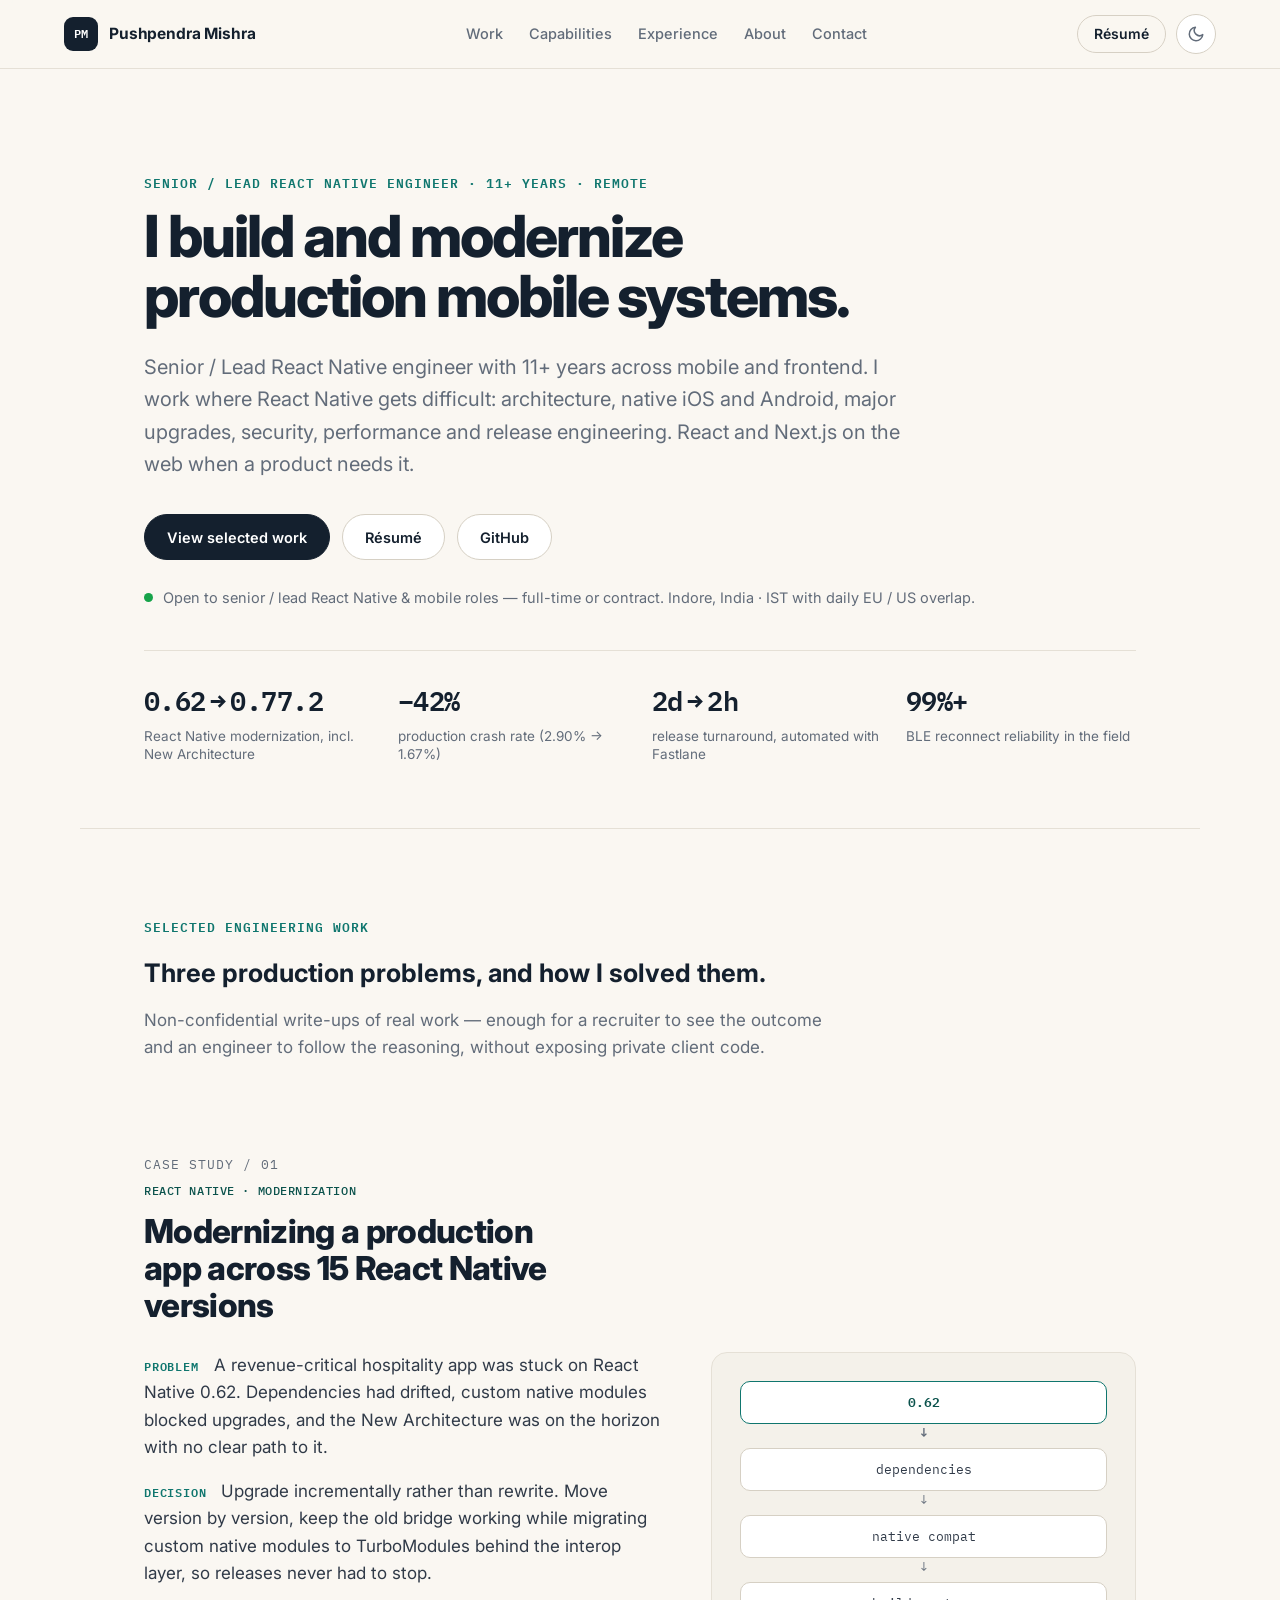
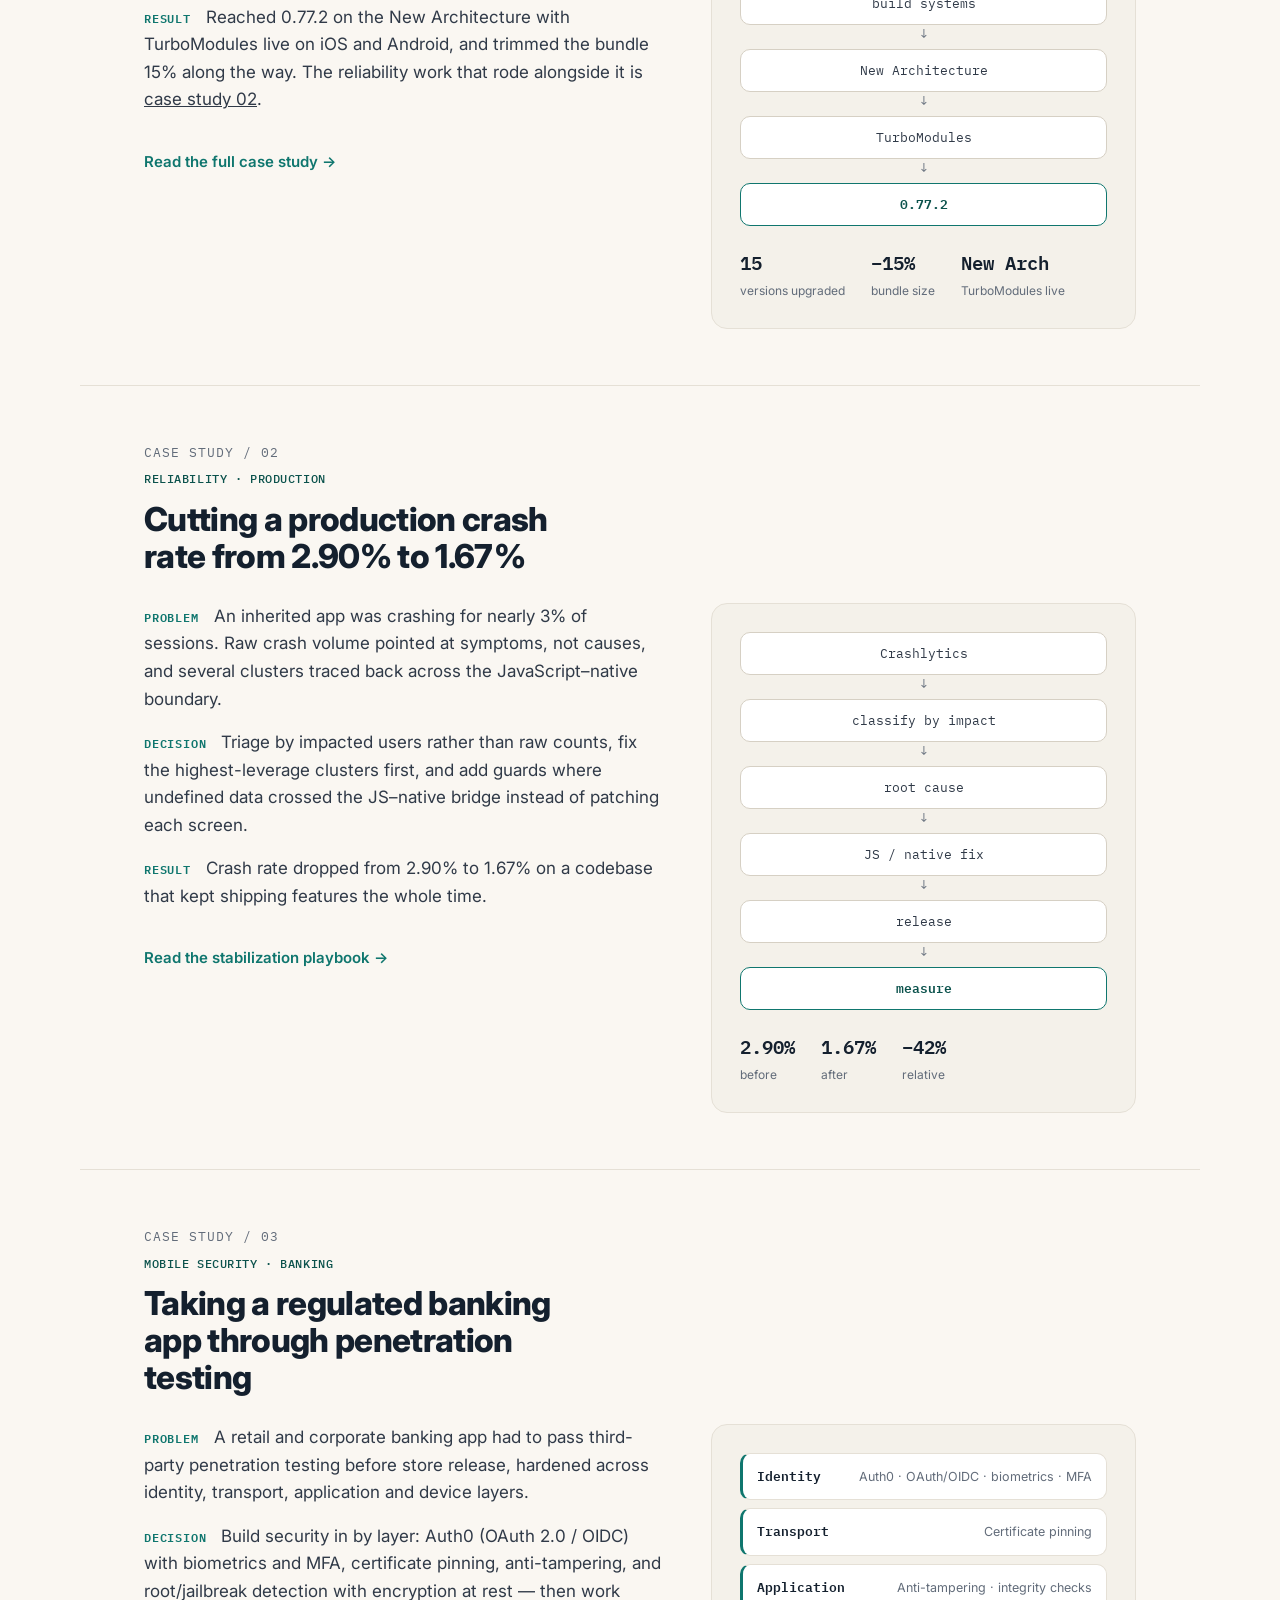
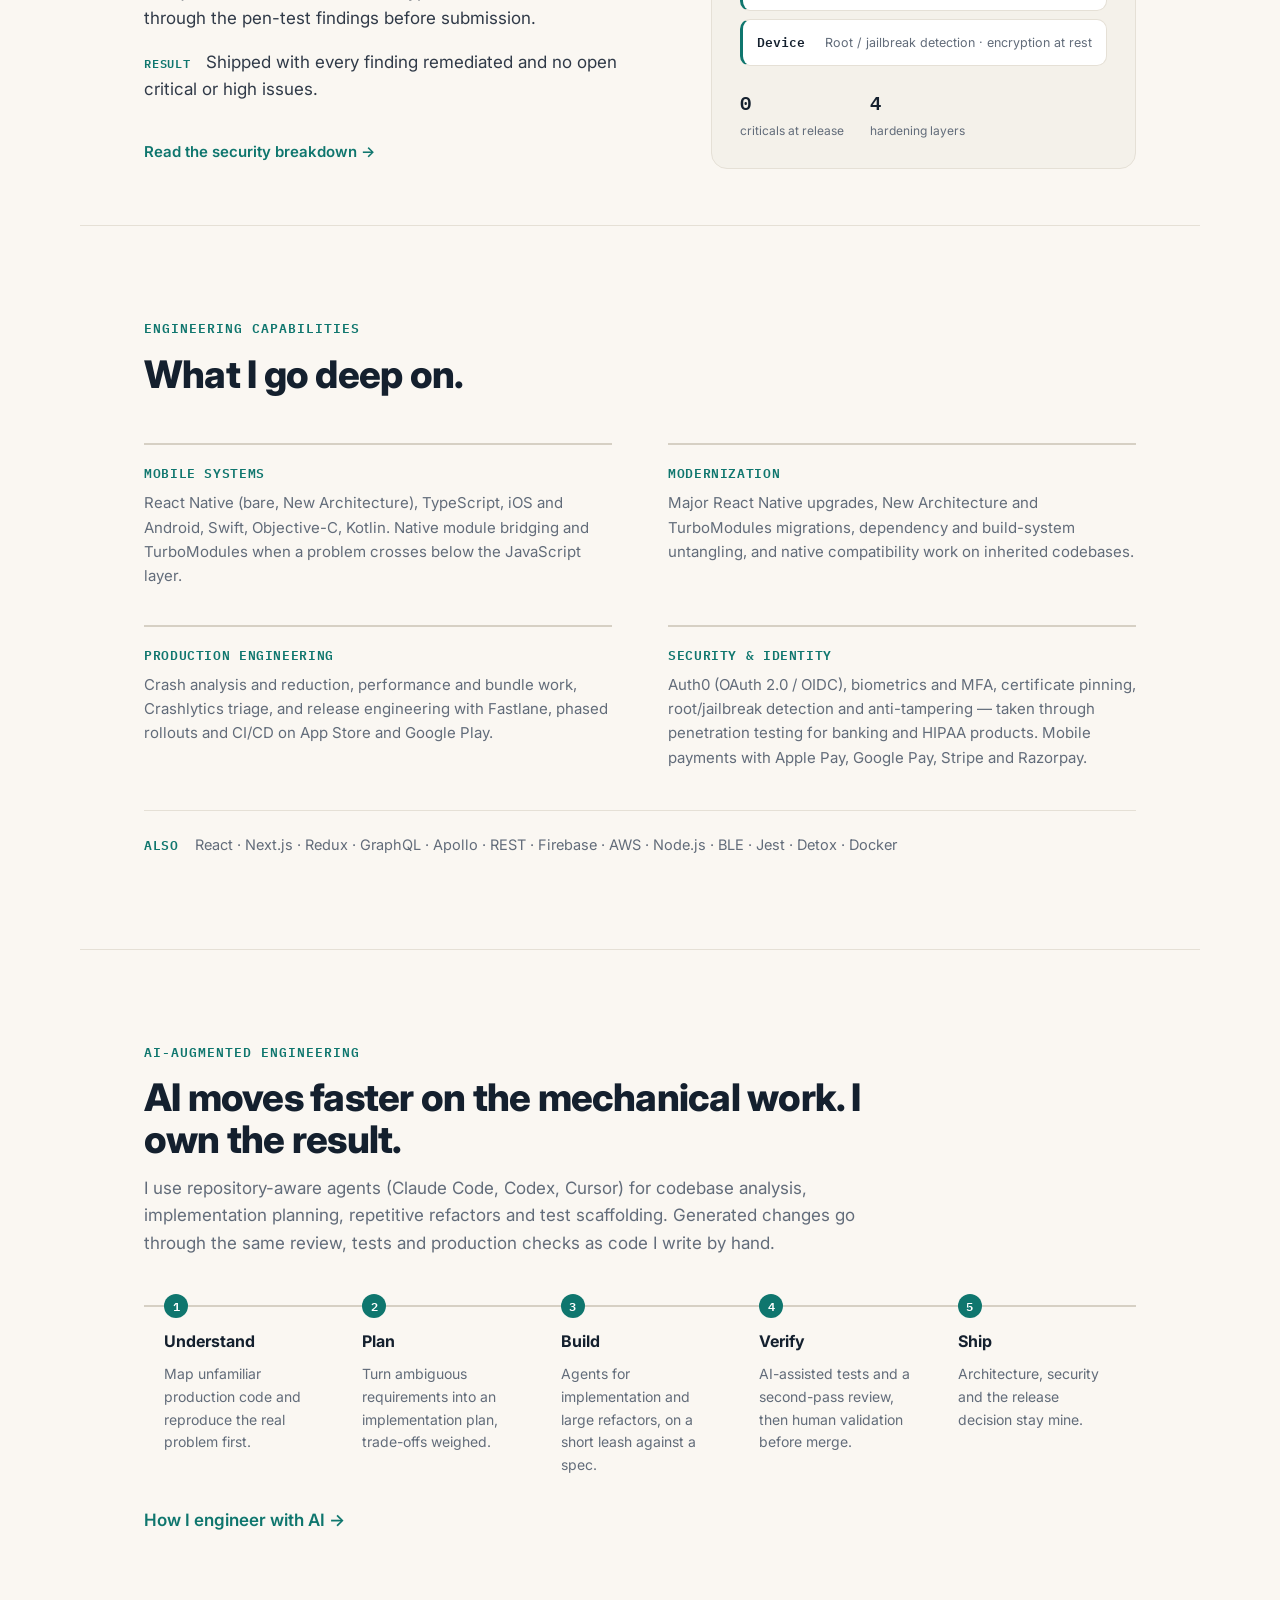
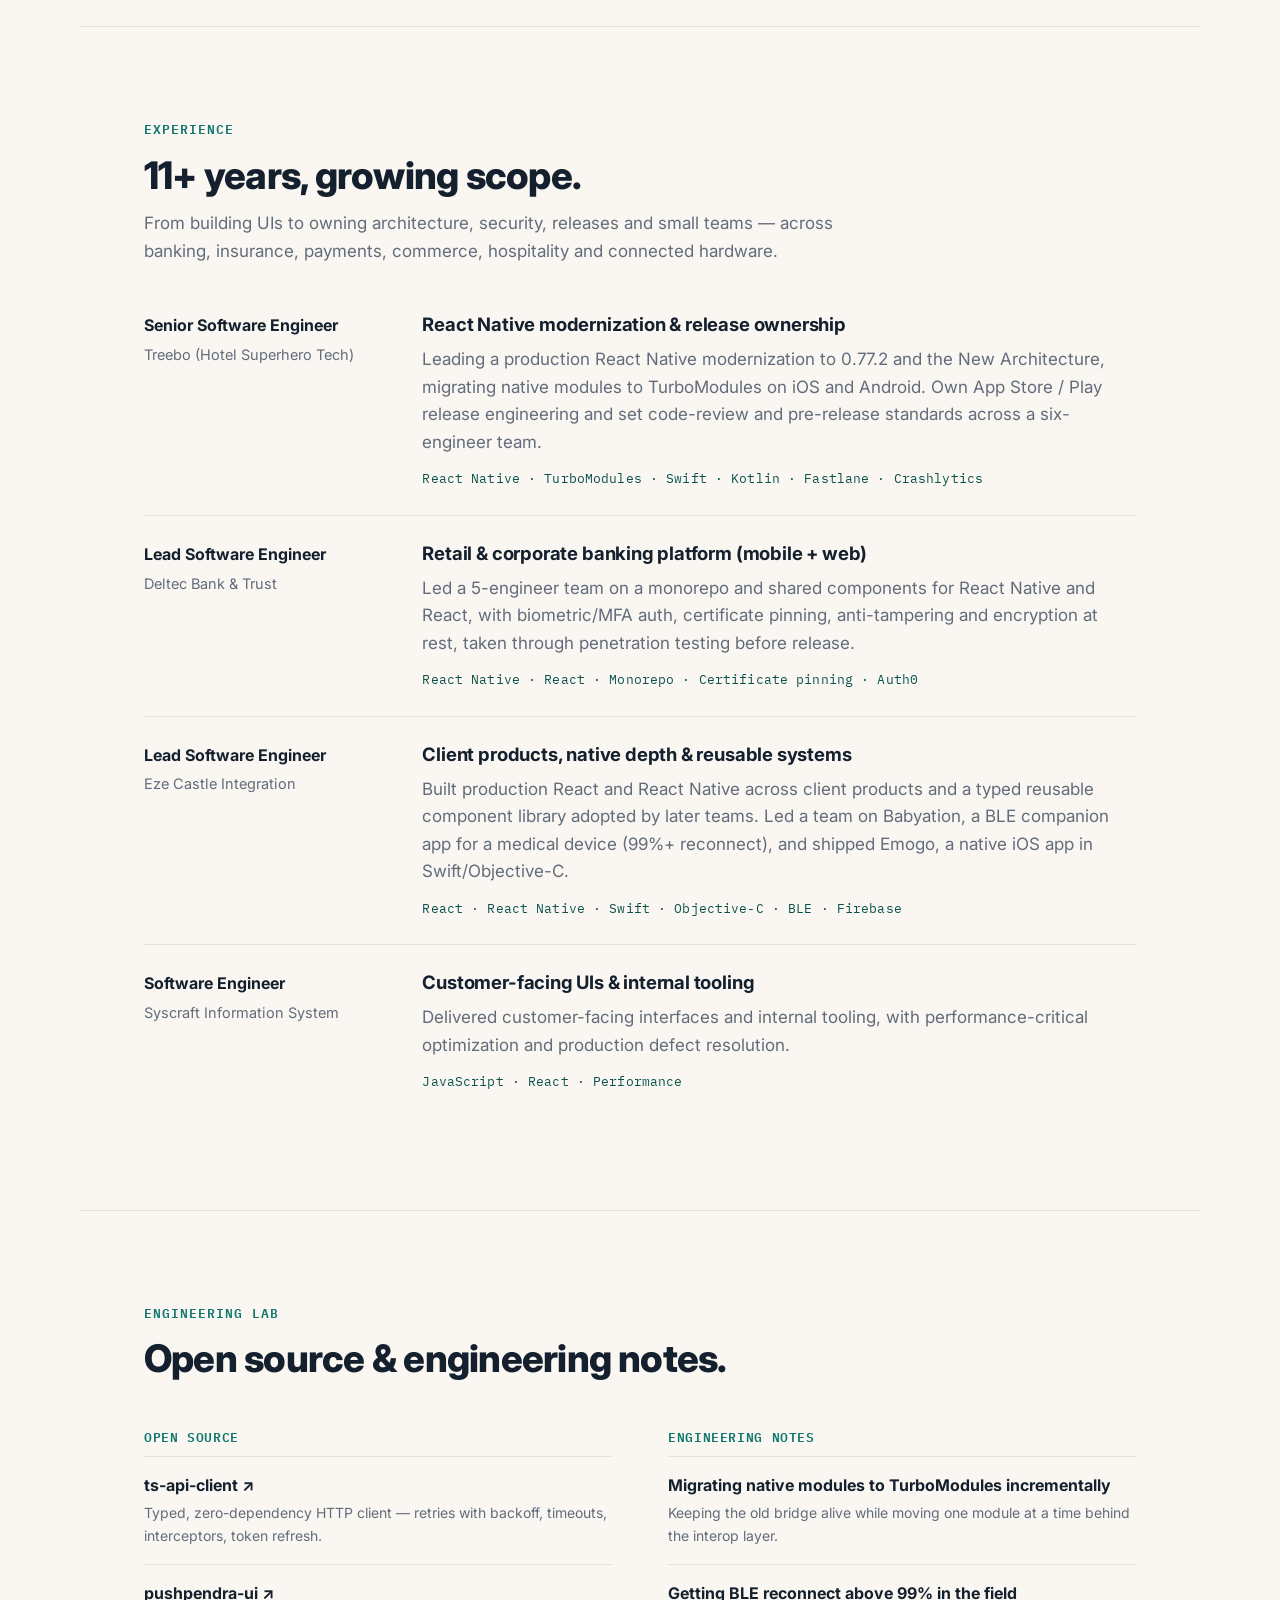
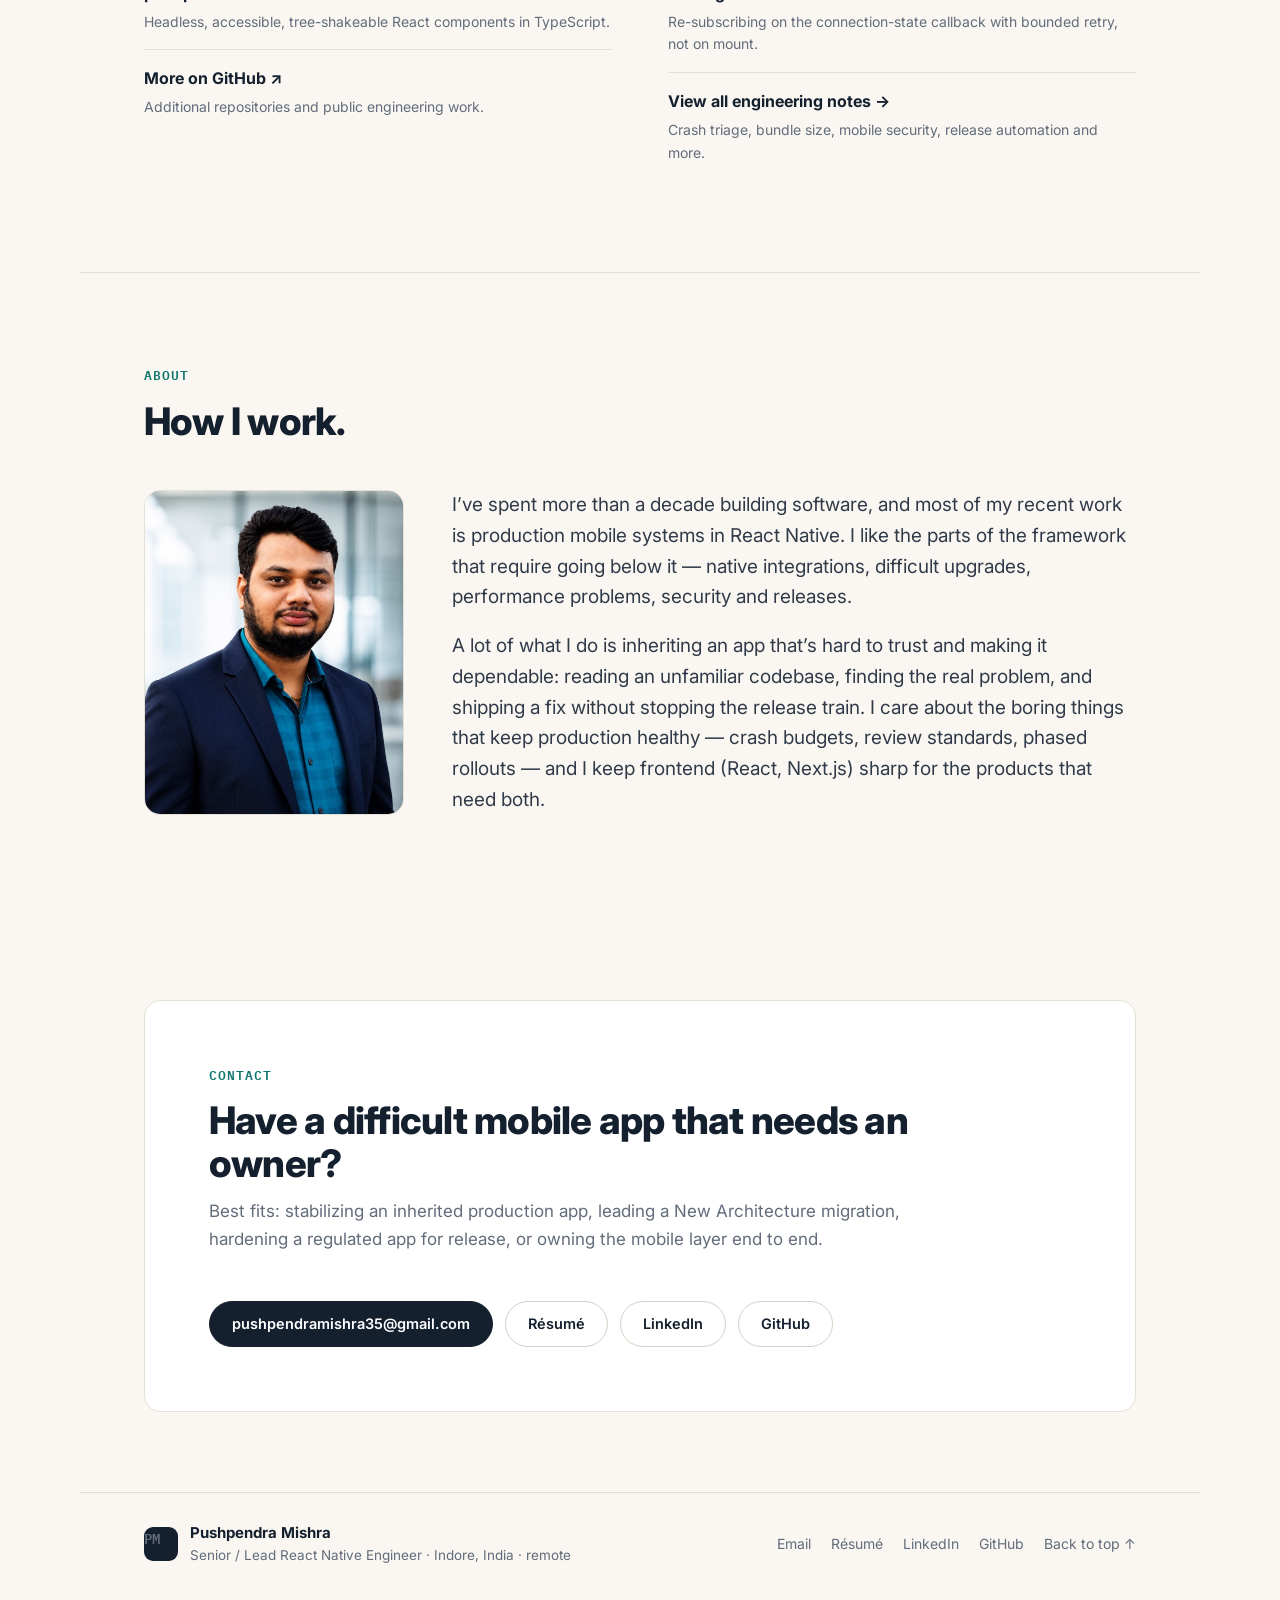
<file: index.html>
<!doctype html>
<html lang="en">
  <head>
    <meta charset="utf-8" />
    <meta name="viewport" content="width=device-width, initial-scale=1" />
    <meta
      name="description"
      content="Pushpendra Mishra — Senior / Lead React Native Engineer, 11+ years building and modernizing production mobile systems. React Native New Architecture (TurboModules, Fabric, Hermes), native iOS/Android, mobile security and release engineering. React & Next.js on the web."
    />
    <title>Pushpendra Mishra | Senior / Lead React Native Engineer</title>
    <link rel="preconnect" href="https://fonts.googleapis.com" />
    <link rel="preconnect" href="https://fonts.gstatic.com" crossorigin />
    <link
      href="https://fonts.googleapis.com/css2?family=Inter:wght@400;500;600;700;800&family=IBM+Plex+Mono:wght@400;500;600&display=swap"
      rel="stylesheet"
    />
    <link rel="stylesheet" href="styles.css" />
    <script>
      (function () {
        try {
          var saved = localStorage.getItem("theme");
          var theme = saved || (window.matchMedia("(prefers-color-scheme: dark)").matches ? "dark" : "light");
          document.documentElement.setAttribute("data-theme", theme);
        } catch (e) {}
      })();
    </script>

    <link rel="canonical" href="https://pushpendramishra35.github.io/aboutme/" />
    <meta property="og:type" content="website" />
    <meta property="og:url" content="https://pushpendramishra35.github.io/aboutme/" />
    <meta property="og:title" content="Pushpendra Mishra — Senior / Lead React Native Engineer" />
    <meta property="og:description" content="11+ years building and modernizing production mobile systems. React Native New Architecture, native iOS/Android, mobile security and release engineering. React & Next.js on the web." />
    <!-- og-cover.svg is a branded name+title cover; LinkedIn/Twitter need a PNG, so OG points at the photo until assets/og-cover.png exists. -->
    <meta property="og:image" content="https://pushpendramishra35.github.io/aboutme/assets/profile.jpg" />
    <meta name="twitter:card" content="summary_large_image" />
    <meta name="twitter:title" content="Pushpendra Mishra — Senior / Lead React Native Engineer" />
    <meta name="twitter:description" content="11+ years building and modernizing production mobile systems — React Native, native iOS/Android, security and release engineering." />
    <meta name="twitter:image" content="https://pushpendramishra35.github.io/aboutme/assets/profile.jpg" />
    <link rel="icon" href="data:image/svg+xml,%3Csvg xmlns='http://www.w3.org/2000/svg' viewBox='0 0 100 100'%3E%3Crect width='100' height='100' rx='22' fill='%230f766e'/%3E%3Ctext x='50' y='63' font-family='Arial,sans-serif' font-size='44' font-weight='700' fill='white' text-anchor='middle'%3EPM%3C/text%3E%3C/svg%3E" />
    <script type="application/ld+json">
      {
        "@context": "https://schema.org",
        "@type": "Person",
        "name": "Pushpendra Mishra",
        "jobTitle": "Senior / Lead React Native Engineer",
        "url": "https://pushpendramishra35.github.io/aboutme/",
        "email": "mailto:pushpendramishra35@gmail.com",
        "address": { "@type": "PostalAddress", "addressLocality": "Indore", "addressCountry": "IN" },
        "sameAs": [
          "https://www.linkedin.com/in/pushpendra-mishra-53b133b3/",
          "https://github.com/pushpendramishra35",
          "https://stackoverflow.com/users/5777554"
        ],
        "knowsAbout": ["React Native", "React Native New Architecture", "TurboModules", "Fabric", "Hermes", "Native Modules", "iOS", "Swift", "Objective-C", "Android", "Kotlin", "Mobile Architecture", "Mobile Security", "Certificate Pinning", "BLE", "React", "Next.js", "TypeScript", "GraphQL", "Auth0 OAuth 2.0 / OIDC", "Fastlane", "CI/CD"]
      }
    </script>
  </head>
  <body>
    <a class="skip-link" href="#work">Skip to work</a>
    <header class="site-header">
      <a class="brand" href="#top" aria-label="Pushpendra Mishra — home">
        <span class="brand-mark">PM</span>
        <span class="brand-name">Pushpendra Mishra</span>
      </a>
      <nav class="nav" id="primary-nav" aria-label="Primary">
        <a href="#work">Work</a>
        <a href="#capabilities">Capabilities</a>
        <a href="#experience">Experience</a>
        <a href="#about">About</a>
        <a href="#contact">Contact</a>
      </nav>
      <div class="header-actions">
        <a class="button ghost resume-link" href="resume.html">Résumé</a>
        <button id="theme-toggle" class="icon-button" type="button" aria-label="Toggle dark mode" title="Toggle theme">
          <svg class="icon-sun" width="18" height="18" viewBox="0 0 24 24" fill="none" stroke="currentColor" stroke-width="2" stroke-linecap="round" aria-hidden="true"><circle cx="12" cy="12" r="4"/><path d="M12 2v2M12 20v2M4.9 4.9l1.4 1.4M17.7 17.7l1.4 1.4M2 12h2M20 12h2M4.9 19.1l1.4-1.4M17.7 6.3l1.4-1.4"/></svg>
          <svg class="icon-moon" width="18" height="18" viewBox="0 0 24 24" fill="none" stroke="currentColor" stroke-width="2" stroke-linecap="round" stroke-linejoin="round" aria-hidden="true"><path d="M21 12.8A9 9 0 1 1 11.2 3a7 7 0 0 0 9.8 9.8z"/></svg>
        </button>
        <button id="nav-toggle" class="icon-button nav-toggle" type="button" aria-label="Open menu" aria-expanded="false" aria-controls="primary-nav">
          <svg width="20" height="20" viewBox="0 0 24 24" fill="none" stroke="currentColor" stroke-width="2" stroke-linecap="round" aria-hidden="true"><path d="M3 6h18M3 12h18M3 18h18"/></svg>
        </button>
      </div>
    </header>

    <main id="top">
      <!-- ============ HERO ============ -->
      <section class="hero">
        <p class="eyebrow">Senior / Lead React Native Engineer &middot; 11+ years &middot; Remote</p>
        <h1>I build and modernize production mobile systems.</h1>
        <p class="hero-text">
          Senior / Lead React Native engineer with 11+ years across mobile and frontend. I work where React
          Native gets difficult: architecture, native iOS and Android, major upgrades, security, performance and
          release engineering. React and Next.js on the web when a product needs it.
        </p>
        <div class="hero-actions">
          <a class="button primary" href="#work" data-cta="work">View selected work</a>
          <a class="button" href="resume.html" data-cta="resume">Résumé</a>
          <a class="button" href="https://github.com/pushpendramishra35" target="_blank" rel="noopener" data-cta="github">GitHub</a>
        </div>
        <p class="availability">
          <span class="status-dot" aria-hidden="true"></span>
          Open to senior / lead React Native &amp; mobile roles &mdash; full-time or contract. Indore, India &middot; IST with daily EU&nbsp;/&nbsp;US overlap.
        </p>

        <dl class="impact" aria-label="Selected impact">
          <div><dt>0.62&thinsp;&rarr;&thinsp;0.77.2</dt><dd>React Native modernization, incl. New Architecture</dd></div>
          <div><dt>&minus;42%</dt><dd>production crash rate (2.90% &rarr; 1.67%)</dd></div>
          <div><dt>2d&thinsp;&rarr;&thinsp;2h</dt><dd>release turnaround, automated with Fastlane</dd></div>
          <div><dt>99%+</dt><dd>BLE reconnect reliability in the field</dd></div>
        </dl>
      </section>

      <!-- ============ SELECTED ENGINEERING WORK ============ -->
      <section id="work" class="work-intro">
        <p class="eyebrow">Selected engineering work</p>
        <h2>Three production problems, and how I solved them.</h2>
        <p class="section-sub">
          Non-confidential write-ups of real work &mdash; enough for a recruiter to see the outcome and an
          engineer to follow the reasoning, without exposing private client code.
        </p>
      </section>

      <!-- CASE STUDY 01 — MODERNIZATION -->
      <article class="story">
        <header class="story-head">
          <span class="cs-num">Case study / 01</span>
          <span class="tag">React Native · Modernization</span>
          <h3>Modernizing a production app across 15 React Native versions</h3>
        </header>
        <div class="story-grid">
          <div class="story-body">
            <p><span class="cs-label">Problem</span> A revenue-critical hospitality app was stuck on React Native 0.62. Dependencies had drifted, custom native modules blocked upgrades, and the New Architecture was on the horizon with no clear path to it.</p>
            <p><span class="cs-label">Decision</span> Upgrade incrementally rather than rewrite. Move version by version, keep the old bridge working while migrating custom native modules to TurboModules behind the interop layer, so releases never had to stop.</p>
            <p><span class="cs-label">Result</span> Reached 0.77.2 on the New Architecture with TurboModules live on iOS and Android, and trimmed the bundle 15% along the way. The reliability work that rode alongside it is <a href="#stabilization">case study 02</a>.</p>
            <a class="link-arrow" href="case-studies/react-native-modernization.html">Read the full case study &rarr;</a>
          </div>
          <div class="story-aside">
            <div class="diagram" role="img" aria-label="Upgrade path: 0.62 to dependency migration to native compatibility to build systems to New Architecture to TurboModules to 0.77.2">
              <span class="chip strong">0.62</span>
              <span class="chip">dependencies</span>
              <span class="chip">native compat</span>
              <span class="chip">build systems</span>
              <span class="chip">New Architecture</span>
              <span class="chip">TurboModules</span>
              <span class="chip strong">0.77.2</span>
            </div>
            <div class="cs-result">
              <div><strong>15</strong><span>versions upgraded</span></div>
              <div><strong>&minus;15%</strong><span>bundle size</span></div>
              <div><strong>New Arch</strong><span>TurboModules live</span></div>
            </div>
          </div>
        </div>
      </article>

      <!-- CASE STUDY 02 — STABILIZATION -->
      <article class="story" id="stabilization">
        <header class="story-head">
          <span class="cs-num">Case study / 02</span>
          <span class="tag">Reliability · Production</span>
          <h3>Cutting a production crash rate from 2.90% to 1.67%</h3>
        </header>
        <div class="story-grid">
          <div class="story-body">
            <p><span class="cs-label">Problem</span> An inherited app was crashing for nearly 3% of sessions. Raw crash volume pointed at symptoms, not causes, and several clusters traced back across the JavaScript–native boundary.</p>
            <p><span class="cs-label">Decision</span> Triage by impacted users rather than raw counts, fix the highest-leverage clusters first, and add guards where undefined data crossed the JS–native bridge instead of patching each screen.</p>
            <p><span class="cs-label">Result</span> Crash rate dropped from 2.90% to 1.67% on a codebase that kept shipping features the whole time.</p>
            <a class="link-arrow" href="case-studies/react-native-stabilization.html">Read the stabilization playbook &rarr;</a>
          </div>
          <div class="story-aside">
            <div class="diagram diagram-flow" role="img" aria-label="Flow: Crashlytics to classify by impacted users to root cause to JS or native fix to release to measure">
              <span class="chip">Crashlytics</span>
              <span class="chip">classify by impact</span>
              <span class="chip">root cause</span>
              <span class="chip">JS / native fix</span>
              <span class="chip">release</span>
              <span class="chip strong">measure</span>
            </div>
            <div class="cs-result">
              <div><strong>2.90%</strong><span>before</span></div>
              <div><strong>1.67%</strong><span>after</span></div>
              <div><strong>&minus;42%</strong><span>relative</span></div>
            </div>
          </div>
        </div>
      </article>

      <!-- CASE STUDY 03 — SECURITY -->
      <article class="story">
        <header class="story-head">
          <span class="cs-num">Case study / 03</span>
          <span class="tag">Mobile security · Banking</span>
          <h3>Taking a regulated banking app through penetration testing</h3>
        </header>
        <div class="story-grid">
          <div class="story-body">
            <p><span class="cs-label">Problem</span> A retail and corporate banking app had to pass third-party penetration testing before store release, hardened across identity, transport, application and device layers.</p>
            <p><span class="cs-label">Decision</span> Build security in by layer: Auth0 (OAuth 2.0 / OIDC) with biometrics and MFA, certificate pinning, anti-tampering, and root/jailbreak detection with encryption at rest &mdash; then work through the pen-test findings before submission.</p>
            <p><span class="cs-label">Result</span> Shipped with every finding remediated and no open critical or high issues.</p>
            <a class="link-arrow" href="case-studies/mobile-security.html">Read the security breakdown &rarr;</a>
          </div>
          <div class="story-aside">
            <div class="layers" role="img" aria-label="Security layers: Identity (Auth0, biometrics, MFA), Transport (certificate pinning), Application (anti-tampering), Device (root and jailbreak detection, encryption at rest)">
              <div class="layer"><span class="layer-name">Identity</span><span class="layer-detail">Auth0 · OAuth/OIDC · biometrics · MFA</span></div>
              <div class="layer"><span class="layer-name">Transport</span><span class="layer-detail">Certificate pinning</span></div>
              <div class="layer"><span class="layer-name">Application</span><span class="layer-detail">Anti-tampering · integrity checks</span></div>
              <div class="layer"><span class="layer-name">Device</span><span class="layer-detail">Root / jailbreak detection · encryption at rest</span></div>
            </div>
            <div class="cs-result">
              <div><strong>0</strong><span>criticals at release</span></div>
              <div><strong>4</strong><span>hardening layers</span></div>
            </div>
          </div>
        </div>
      </article>

      <!-- ============ CAPABILITIES ============ -->
      <section class="section" id="capabilities">
        <div class="section-head">
          <p class="eyebrow">Engineering capabilities</p>
          <h2>What I go deep on.</h2>
        </div>
        <div class="caps">
          <div class="cap-group">
            <p class="cap-title">Mobile systems</p>
            <p>React Native (bare, New Architecture), TypeScript, iOS and Android, Swift, Objective-C, Kotlin. Native module bridging and TurboModules when a problem crosses below the JavaScript layer.</p>
          </div>
          <div class="cap-group">
            <p class="cap-title">Modernization</p>
            <p>Major React Native upgrades, New Architecture and TurboModules migrations, dependency and build-system untangling, and native compatibility work on inherited codebases.</p>
          </div>
          <div class="cap-group">
            <p class="cap-title">Production engineering</p>
            <p>Crash analysis and reduction, performance and bundle work, Crashlytics triage, and release engineering with Fastlane, phased rollouts and CI/CD on App Store and Google Play.</p>
          </div>
          <div class="cap-group">
            <p class="cap-title">Security &amp; identity</p>
            <p>Auth0 (OAuth 2.0 / OIDC), biometrics and MFA, certificate pinning, root/jailbreak detection and anti-tampering &mdash; taken through penetration testing for banking and HIPAA products. Mobile payments with Apple Pay, Google Pay, Stripe and Razorpay.</p>
          </div>
        </div>
        <p class="breadth">
          <span class="cap-title">Also</span>
          React · Next.js · Redux · GraphQL · Apollo · REST · Firebase · AWS · Node.js · BLE · Jest · Detox · Docker
        </p>
      </section>

      <!-- ============ AI ============ -->
      <section class="section" id="ai">
        <div class="section-head">
          <p class="eyebrow">AI-augmented engineering</p>
          <h2>AI moves faster on the mechanical work. I own the result.</h2>
          <p class="section-sub">
            I use repository-aware agents (Claude Code, Codex, Cursor) for codebase analysis, implementation
            planning, repetitive refactors and test scaffolding. Generated changes go through the same review,
            tests and production checks as code I write by hand.
          </p>
        </div>
        <ol class="flow">
          <li><span class="flow-step">Understand</span><p>Map unfamiliar production code and reproduce the real problem first.</p></li>
          <li><span class="flow-step">Plan</span><p>Turn ambiguous requirements into an implementation plan, trade-offs weighed.</p></li>
          <li><span class="flow-step">Build</span><p>Agents for implementation and large refactors, on a short leash against a spec.</p></li>
          <li><span class="flow-step">Verify</span><p>AI-assisted tests and a second-pass review, then human validation before merge.</p></li>
          <li><span class="flow-step">Ship</span><p>Architecture, security and the release decision stay mine.</p></li>
        </ol>
        <p class="section-more"><a href="case-studies/ai-augmented-workflow.html">How I engineer with AI &rarr;</a></p>
      </section>

      <!-- ============ EXPERIENCE ============ -->
      <section class="section" id="experience">
        <div class="section-head">
          <p class="eyebrow">Experience</p>
          <h2>11+ years, growing scope.</h2>
          <p class="section-sub">From building UIs to owning architecture, security, releases and small teams &mdash; across banking, insurance, payments, commerce, hospitality and connected hardware.</p>
        </div>
        <ol class="timeline">
          <li>
            <div class="tl-meta">
              <span class="tl-role">Senior Software Engineer</span>
              <span class="tl-org">Treebo (Hotel Superhero Tech)</span>
            </div>
            <div class="tl-body">
              <h3>React Native modernization &amp; release ownership</h3>
              <p>Leading a production React Native modernization to 0.77.2 and the New Architecture, migrating native modules to TurboModules on iOS and Android. Own App Store / Play release engineering and set code-review and pre-release standards across a six-engineer team.</p>
              <p class="tl-tech">React Native · TurboModules · Swift · Kotlin · Fastlane · Crashlytics</p>
            </div>
          </li>
          <li>
            <div class="tl-meta">
              <span class="tl-role">Lead Software Engineer</span>
              <span class="tl-org">Deltec Bank &amp; Trust</span>
            </div>
            <div class="tl-body">
              <h3>Retail &amp; corporate banking platform (mobile + web)</h3>
              <p>Led a 5-engineer team on a monorepo and shared components for React Native and React, with biometric/MFA auth, certificate pinning, anti-tampering and encryption at rest, taken through penetration testing before release.</p>
              <p class="tl-tech">React Native · React · Monorepo · Certificate pinning · Auth0</p>
            </div>
          </li>
          <li>
            <div class="tl-meta">
              <span class="tl-role">Lead Software Engineer</span>
              <span class="tl-org">Eze Castle Integration</span>
            </div>
            <div class="tl-body">
              <h3>Client products, native depth &amp; reusable systems</h3>
              <p>Built production React and React Native across client products and a typed reusable component library adopted by later teams. Led a team on Babyation, a BLE companion app for a medical device (99%+ reconnect), and shipped Emogo, a native iOS app in Swift/Objective-C.</p>
              <p class="tl-tech">React · React Native · Swift · Objective-C · BLE · Firebase</p>
            </div>
          </li>
          <li>
            <div class="tl-meta">
              <span class="tl-role">Software Engineer</span>
              <span class="tl-org">Syscraft Information System</span>
            </div>
            <div class="tl-body">
              <h3>Customer-facing UIs &amp; internal tooling</h3>
              <p>Delivered customer-facing interfaces and internal tooling, with performance-critical optimization and production defect resolution.</p>
              <p class="tl-tech">JavaScript · React · Performance</p>
            </div>
          </li>
        </ol>
      </section>

      <!-- ============ ENGINEERING LAB ============ -->
      <section class="section" id="lab">
        <div class="section-head">
          <p class="eyebrow">Engineering lab</p>
          <h2>Open source &amp; engineering notes.</h2>
        </div>
        <div class="lab-grid">
          <div class="lab-col">
            <p class="cap-title">Open source</p>
            <a class="lab-item" href="https://github.com/pushpendramishra35/ts-api-client" target="_blank" rel="noopener">
              <strong>ts-api-client &nearr;</strong>
              <span>Typed, zero-dependency HTTP client &mdash; retries with backoff, timeouts, interceptors, token refresh.</span>
            </a>
            <a class="lab-item" href="https://github.com/pushpendramishra35/pushpendra-ui" target="_blank" rel="noopener">
              <strong>pushpendra-ui &nearr;</strong>
              <span>Headless, accessible, tree-shakeable React components in TypeScript.</span>
            </a>
            <a class="lab-item" href="https://github.com/pushpendramishra35" target="_blank" rel="noopener">
              <strong>More on GitHub &nearr;</strong>
              <span>Additional repositories and public engineering work.</span>
            </a>
          </div>
          <div class="lab-col">
            <p class="cap-title">Engineering notes</p>
            <a class="lab-item" href="case-studies/engineering-notes.html#turbomodules">
              <strong>Migrating native modules to TurboModules incrementally</strong>
              <span>Keeping the old bridge alive while moving one module at a time behind the interop layer.</span>
            </a>
            <a class="lab-item" href="case-studies/engineering-notes.html#ble">
              <strong>Getting BLE reconnect above 99% in the field</strong>
              <span>Re-subscribing on the connection-state callback with bounded retry, not on mount.</span>
            </a>
            <a class="lab-item" href="case-studies/engineering-notes.html">
              <strong>View all engineering notes &rarr;</strong>
              <span>Crash triage, bundle size, mobile security, release automation and more.</span>
            </a>
          </div>
        </div>
      </section>

      <!-- ============ ABOUT ============ -->
      <section class="section" id="about">
        <div class="section-head">
          <p class="eyebrow">About</p>
          <h2>How I work.</h2>
        </div>
        <div class="about-grid">
          <img class="about-photo" src="assets/profile.jpg" alt="Pushpendra Mishra" width="260" height="325" loading="lazy" />
          <div class="about">
            <p>
              I&rsquo;ve spent more than a decade building software, and most of my recent work is production mobile
              systems in React Native. I like the parts of the framework that require going below it &mdash; native
              integrations, difficult upgrades, performance problems, security and releases.
            </p>
            <p>
              A lot of what I do is inheriting an app that&rsquo;s hard to trust and making it dependable: reading an
              unfamiliar codebase, finding the real problem, and shipping a fix without stopping the release train.
              I care about the boring things that keep production healthy &mdash; crash budgets, review standards,
              phased rollouts &mdash; and I keep frontend (React, Next.js) sharp for the products that need both.
            </p>
          </div>
        </div>
      </section>

      <!-- ============ CONTACT ============ -->
      <section class="section contact" id="contact">
        <div class="section-head">
          <p class="eyebrow">Contact</p>
          <h2>Have a difficult mobile app that needs an owner?</h2>
          <p class="section-sub">
            Best fits: stabilizing an inherited production app, leading a New Architecture migration, hardening a
            regulated app for release, or owning the mobile layer end to end.
          </p>
        </div>
        <div class="contact-actions">
          <a class="button primary" href="mailto:pushpendramishra35@gmail.com?subject=React%20Native%20role" data-cta="email">pushpendramishra35@gmail.com</a>
          <a class="button" href="resume.html" data-cta="resume">Résumé</a>
          <a class="button" href="https://www.linkedin.com/in/pushpendra-mishra-53b133b3/" target="_blank" rel="noopener" data-cta="linkedin">LinkedIn</a>
          <a class="button" href="https://github.com/pushpendramishra35" target="_blank" rel="noopener" data-cta="github">GitHub</a>
        </div>
      </section>
    </main>

    <footer class="site-footer">
      <div class="foot-id">
        <span class="brand-mark">PM</span>
        <div>
          <strong>Pushpendra Mishra</strong>
          <span>Senior / Lead React Native Engineer &middot; Indore, India &middot; remote</span>
        </div>
      </div>
      <nav class="foot-links" aria-label="Footer">
        <a href="mailto:pushpendramishra35@gmail.com">Email</a>
        <a href="resume.html">Résumé</a>
        <a href="https://www.linkedin.com/in/pushpendra-mishra-53b133b3/" target="_blank" rel="noopener">LinkedIn</a>
        <a href="https://github.com/pushpendramishra35" target="_blank" rel="noopener">GitHub</a>
        <a href="#top">Back to top &uarr;</a>
      </nav>
    </footer>

    <script>
      // Theme toggle
      (function () {
        var btn = document.getElementById("theme-toggle");
        if (btn) btn.addEventListener("click", function () {
          var next = document.documentElement.getAttribute("data-theme") === "dark" ? "light" : "dark";
          document.documentElement.setAttribute("data-theme", next);
          try { localStorage.setItem("theme", next); } catch (e) {}
        });
      })();

      // Mobile nav
      (function () {
        var toggle = document.getElementById("nav-toggle");
        var nav = document.getElementById("primary-nav");
        if (!toggle || !nav) return;
        var close = function () { nav.classList.remove("open"); toggle.setAttribute("aria-expanded", "false"); toggle.setAttribute("aria-label", "Open menu"); };
        toggle.addEventListener("click", function () {
          var open = nav.classList.toggle("open");
          toggle.setAttribute("aria-expanded", String(open));
          toggle.setAttribute("aria-label", open ? "Close menu" : "Open menu");
        });
        nav.addEventListener("click", function (e) { if (e.target.tagName === "A") close(); });
      })();

      // Cookieless conversion signals (GA4-ready dataLayer; no tracker, no cookies)
      (function () {
        window.dataLayer = window.dataLayer || [];
        document.addEventListener("click", function (e) {
          var el = e.target.closest("[data-cta]");
          if (el) window.dataLayer.push({ event: "cta_click", cta: el.getAttribute("data-cta") });
        });
      })();

      // Reveal-on-scroll — leaf elements only, with a hard fallback so nothing can stay hidden
      (function () {
        var reduce = window.matchMedia("(prefers-reduced-motion: reduce)").matches;
        var items = document.querySelectorAll(".section-head, .story, .cap-group, .flow li, .timeline li, .lab-item, .about p, .contact-actions, .impact");
        if (reduce || !("IntersectionObserver" in window)) {
          items.forEach(function (el) { el.classList.add("is-visible"); });
          return;
        }
        items.forEach(function (el) { el.classList.add("reveal"); });
        var io = new IntersectionObserver(function (entries) {
          entries.forEach(function (e) { if (e.isIntersecting) { e.target.classList.add("is-visible"); io.unobserve(e.target); } });
        }, { threshold: 0, rootMargin: "0px 0px -8% 0px" });
        items.forEach(function (el) { io.observe(el); });
        var revealInView = function () {
          items.forEach(function (el) { var r = el.getBoundingClientRect(); if (r.top < innerHeight && r.bottom > 0) el.classList.add("is-visible"); });
        };
        addEventListener("load", revealInView);
        addEventListener("hashchange", function () { setTimeout(revealInView, 60); });
        setTimeout(function () { items.forEach(function (el) { el.classList.add("is-visible"); }); }, 1500);
      })();
    </script>
  </body>
</html>
</file>
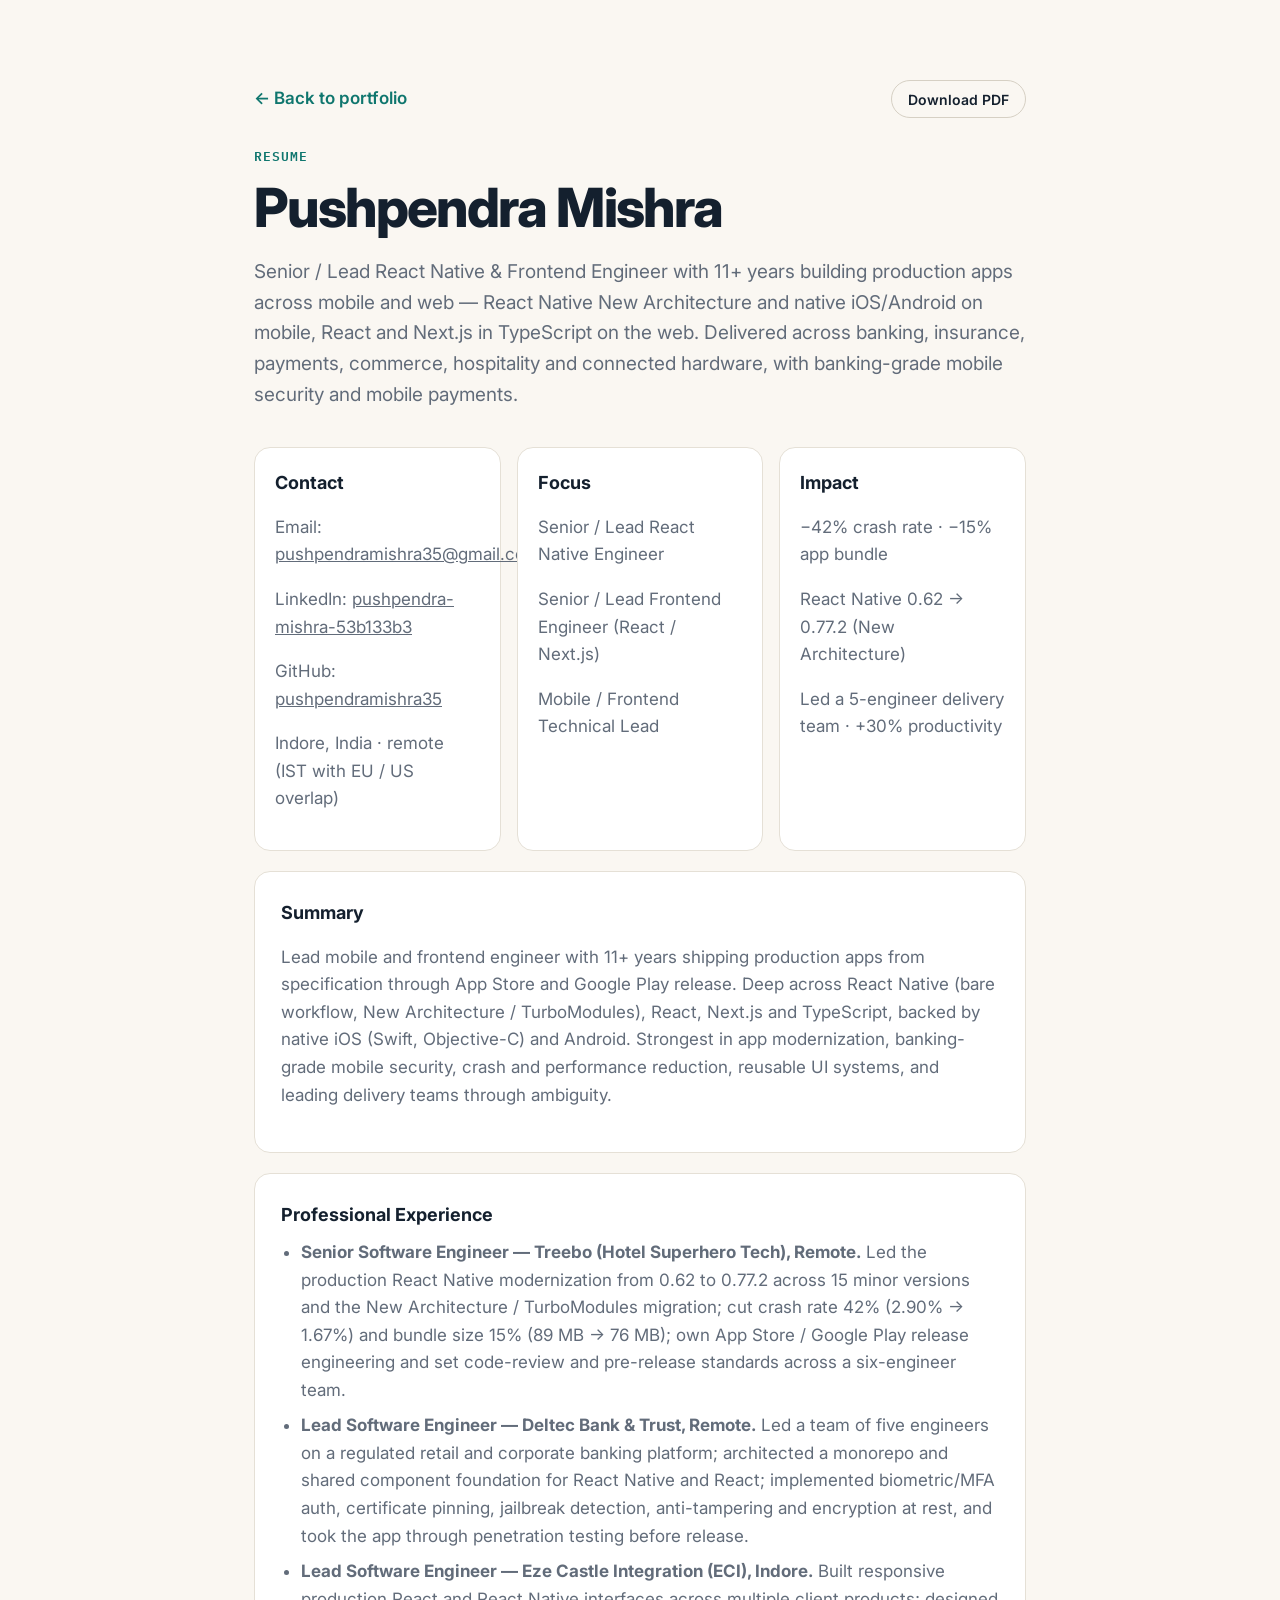
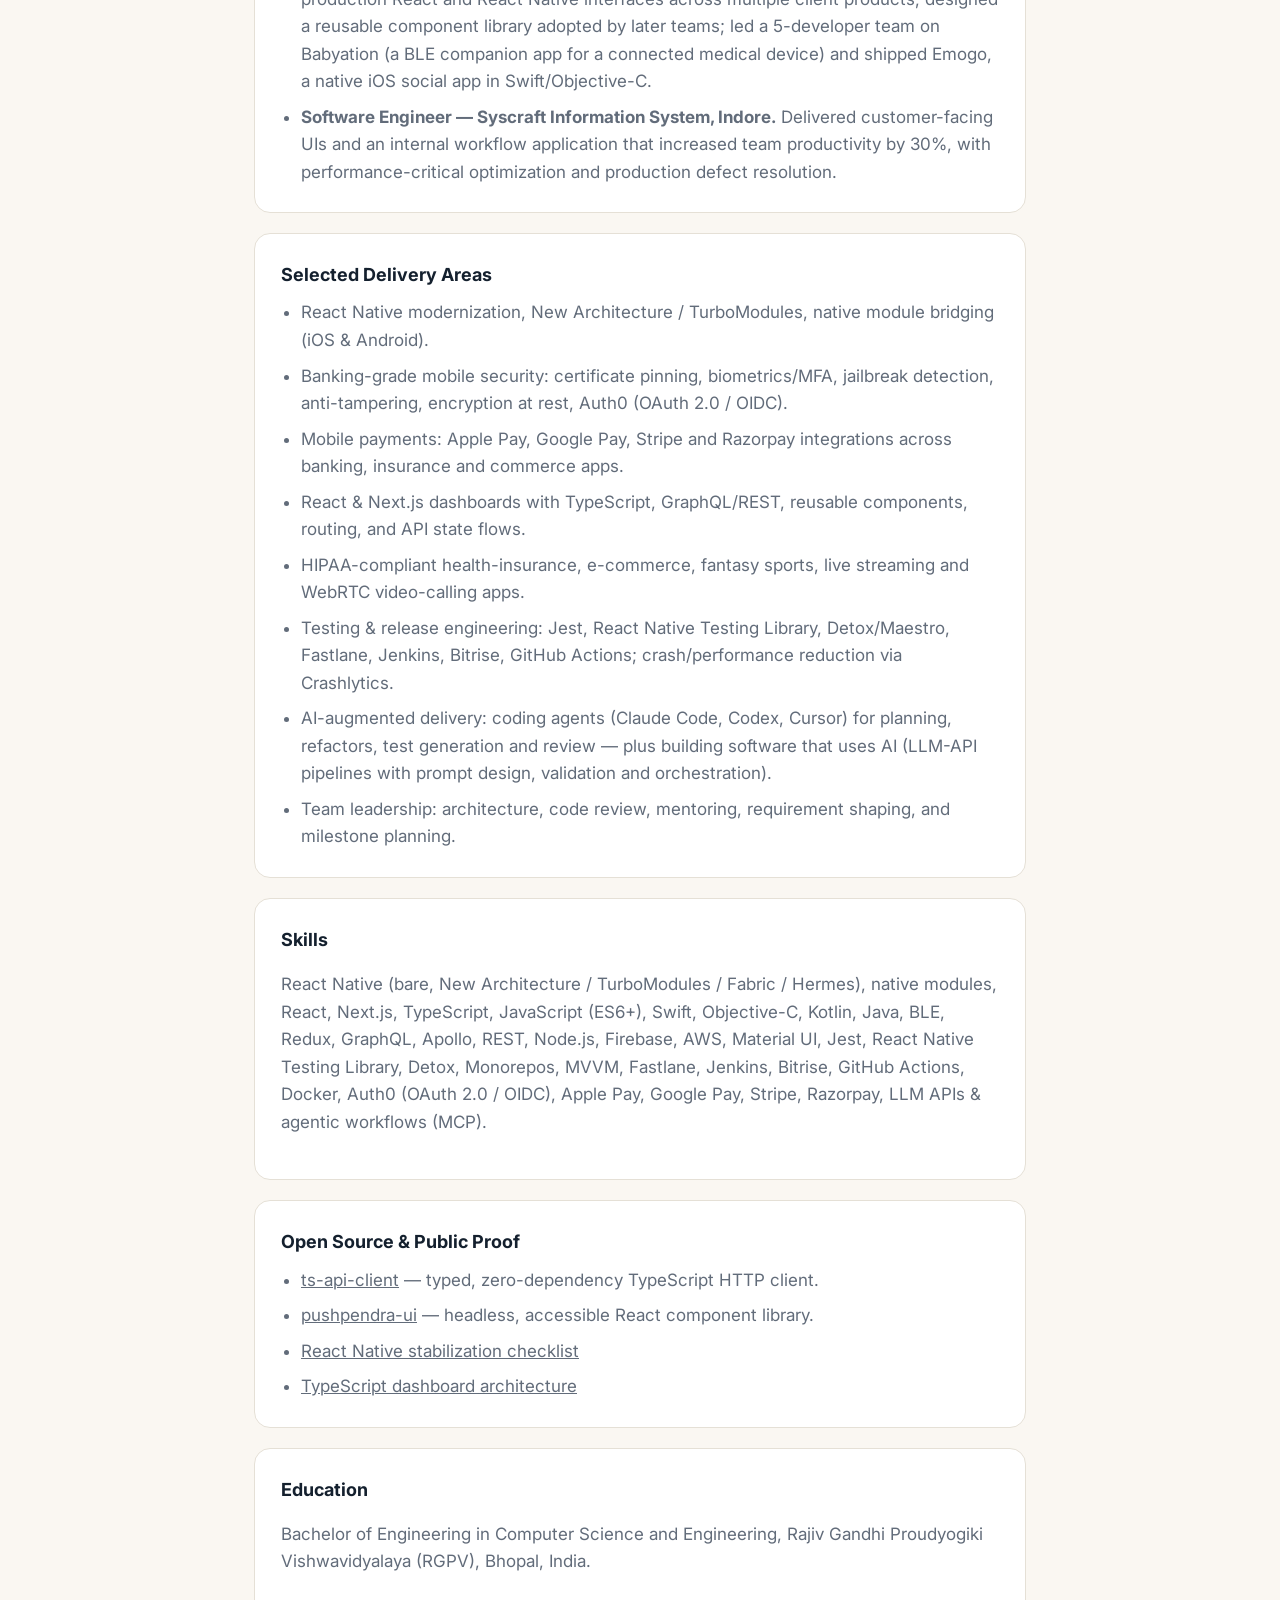
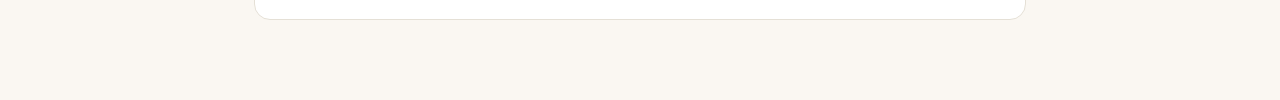
<file: resume.html>
<!doctype html>
<html lang="en">
  <head>
    <meta charset="utf-8" />
    <meta name="viewport" content="width=device-width, initial-scale=1" />
    <meta
      name="description"
      content="Resume of Pushpendra Mishra — Senior / Lead React Native Engineer, 11+ years. New Architecture (TurboModules/Fabric/Hermes), native iOS/Android, banking-grade mobile security, and app modernization. React & Next.js on the web."
    />
    <title>Resume | Pushpendra Mishra — Senior / Lead React Native &amp; Frontend Engineer</title>
    <link rel="preconnect" href="https://fonts.googleapis.com" />
    <link rel="preconnect" href="https://fonts.gstatic.com" crossorigin />
    <link
      href="https://fonts.googleapis.com/css2?family=Inter:wght@400;500;600;700;800&family=IBM+Plex+Mono:wght@500;600&display=swap"
      rel="stylesheet"
    />
    <link rel="stylesheet" href="styles.css" />
    <script>
      // Match the theme chosen on the homepage (shared via localStorage) or the system preference.
      (function () {
        try {
          var saved = localStorage.getItem("theme");
          var theme = saved || (window.matchMedia("(prefers-color-scheme: dark)").matches ? "dark" : "light");
          document.documentElement.setAttribute("data-theme", theme);
        } catch (e) {}
      })();
    </script>
    <link rel="icon" href="data:image/svg+xml,%3Csvg xmlns='http://www.w3.org/2000/svg' viewBox='0 0 100 100'%3E%3Crect width='100' height='100' rx='22' fill='%230f766e'/%3E%3Ctext x='50' y='63' font-family='Arial,sans-serif' font-size='44' font-weight='700' fill='white' text-anchor='middle'%3EPM%3C/text%3E%3C/svg%3E" />
  </head>
  <body>
    <main class="case-page">
      <div class="resume-topbar">
        <a class="back-link" href="index.html">&larr; Back to portfolio</a>
        <button type="button" class="button ghost" onclick="window.print()">Download PDF</button>
      </div>
      <p class="eyebrow">Resume</p>
      <h1>Pushpendra Mishra</h1>
      <p class="case-lead">
        Senior / Lead React Native &amp; Frontend Engineer with 11+ years building production apps across mobile
        and web &mdash; React Native New Architecture and native iOS/Android on mobile, React and Next.js in
        TypeScript on the web. Delivered across banking, insurance, payments, commerce, hospitality and connected
        hardware, with banking-grade mobile security and mobile payments.
      </p>

      <section class="resume-sheet">
        <div class="resume-meta">
          <article>
            <h2>Contact</h2>
            <p>Email: <a href="mailto:pushpendramishra35@gmail.com">pushpendramishra35@gmail.com</a></p>
            <p>LinkedIn: <a href="https://www.linkedin.com/in/pushpendra-mishra-53b133b3/">pushpendra-mishra-53b133b3</a></p>
            <p>GitHub: <a href="https://github.com/pushpendramishra35">pushpendramishra35</a></p>
            <p>Indore, India &middot; remote (IST with EU / US overlap)</p>
          </article>
          <article>
            <h2>Focus</h2>
            <p>Senior / Lead React Native Engineer</p>
            <p>Senior / Lead Frontend Engineer (React / Next.js)</p>
            <p>Mobile / Frontend Technical Lead</p>
          </article>
          <article>
            <h2>Impact</h2>
            <p>&minus;42% crash rate &middot; &minus;15% app bundle</p>
            <p>React Native 0.62 &rarr; 0.77.2 (New Architecture)</p>
            <p>Led a 5-engineer delivery team &middot; +30% productivity</p>
          </article>
        </div>

        <section class="resume-section">
          <h2>Summary</h2>
          <p>
            Lead mobile and frontend engineer with 11+ years shipping production apps from specification through
            App Store and Google Play release. Deep across React Native (bare workflow, New Architecture /
            TurboModules), React, Next.js and TypeScript, backed by native iOS (Swift, Objective-C) and Android.
            Strongest in app modernization, banking-grade mobile security, crash and performance reduction,
            reusable UI systems, and leading delivery teams through ambiguity.
          </p>
        </section>

        <section class="resume-section">
          <h2>Professional Experience</h2>
          <ul>
            <li>
              <strong>Senior Software Engineer &mdash; Treebo (Hotel Superhero Tech), Remote.</strong>
              Led the production React Native modernization from 0.62 to 0.77.2 across 15 minor versions and the
              New Architecture / TurboModules migration; cut crash rate 42% (2.90% &rarr; 1.67%) and bundle size
              15% (89&nbsp;MB &rarr; 76&nbsp;MB); own App Store / Google Play release engineering and set
              code-review and pre-release standards across a six-engineer team.
            </li>
            <li>
              <strong>Lead Software Engineer &mdash; Deltec Bank &amp; Trust, Remote.</strong>
              Led a team of five engineers on a regulated retail and corporate banking platform; architected a
              monorepo and shared component foundation for React Native and React; implemented biometric/MFA auth,
              certificate pinning, jailbreak detection, anti-tampering and encryption at rest, and took the app
              through penetration testing before release.
            </li>
            <li>
              <strong>Lead Software Engineer &mdash; Eze Castle Integration (ECI), Indore.</strong>
              Built responsive production React and React Native interfaces across multiple client products;
              designed a reusable component library adopted by later teams; led a 5-developer team on Babyation
              (a BLE companion app for a connected medical device) and shipped Emogo, a native iOS social app in
              Swift/Objective-C.
            </li>
            <li>
              <strong>Software Engineer &mdash; Syscraft Information System, Indore.</strong>
              Delivered customer-facing UIs and an internal workflow application that increased team productivity
              by 30%, with performance-critical optimization and production defect resolution.
            </li>
          </ul>
        </section>

        <section class="resume-section">
          <h2>Selected Delivery Areas</h2>
          <ul>
            <li>React Native modernization, New Architecture / TurboModules, native module bridging (iOS &amp; Android).</li>
            <li>Banking-grade mobile security: certificate pinning, biometrics/MFA, jailbreak detection, anti-tampering, encryption at rest, Auth0 (OAuth 2.0 / OIDC).</li>
            <li>Mobile payments: Apple Pay, Google Pay, Stripe and Razorpay integrations across banking, insurance and commerce apps.</li>
            <li>React &amp; Next.js dashboards with TypeScript, GraphQL/REST, reusable components, routing, and API state flows.</li>
            <li>HIPAA-compliant health-insurance, e-commerce, fantasy sports, live streaming and WebRTC video-calling apps.</li>
            <li>Testing &amp; release engineering: Jest, React Native Testing Library, Detox/Maestro, Fastlane, Jenkins, Bitrise, GitHub Actions; crash/performance reduction via Crashlytics.</li>
            <li>AI-augmented delivery: coding agents (Claude Code, Codex, Cursor) for planning, refactors, test generation and review &mdash; plus building software that uses AI (LLM-API pipelines with prompt design, validation and orchestration).</li>
            <li>Team leadership: architecture, code review, mentoring, requirement shaping, and milestone planning.</li>
          </ul>
        </section>

        <section class="resume-section">
          <h2>Skills</h2>
          <p>
            React Native (bare, New Architecture / TurboModules / Fabric / Hermes), native modules, React, Next.js,
            TypeScript, JavaScript (ES6+), Swift, Objective-C, Kotlin, Java, BLE, Redux, GraphQL, Apollo, REST,
            Node.js, Firebase, AWS, Material UI, Jest, React Native Testing Library, Detox, Monorepos, MVVM,
            Fastlane, Jenkins, Bitrise, GitHub Actions, Docker, Auth0 (OAuth 2.0 / OIDC), Apple Pay, Google Pay,
            Stripe, Razorpay, LLM APIs &amp; agentic workflows (MCP).
          </p>
        </section>

        <section class="resume-section">
          <h2>Open Source &amp; Public Proof</h2>
          <ul>
            <li><a href="https://github.com/pushpendramishra35/ts-api-client" target="_blank" rel="noopener">ts-api-client</a> &mdash; typed, zero-dependency TypeScript HTTP client.</li>
            <li><a href="https://github.com/pushpendramishra35/pushpendra-ui" target="_blank" rel="noopener">pushpendra-ui</a> &mdash; headless, accessible React component library.</li>
            <li><a href="case-studies/react-native-stabilization.html">React Native stabilization checklist</a></li>
            <li><a href="case-studies/react-dashboard-architecture.html">TypeScript dashboard architecture</a></li>
          </ul>
        </section>

        <section class="resume-section">
          <h2>Education</h2>
          <p>
            Bachelor of Engineering in Computer Science and Engineering, Rajiv Gandhi Proudyogiki
            Vishwavidyalaya (RGPV), Bhopal, India.
          </p>
        </section>
      </section>
    </main>
  </body>
</html>
</file>
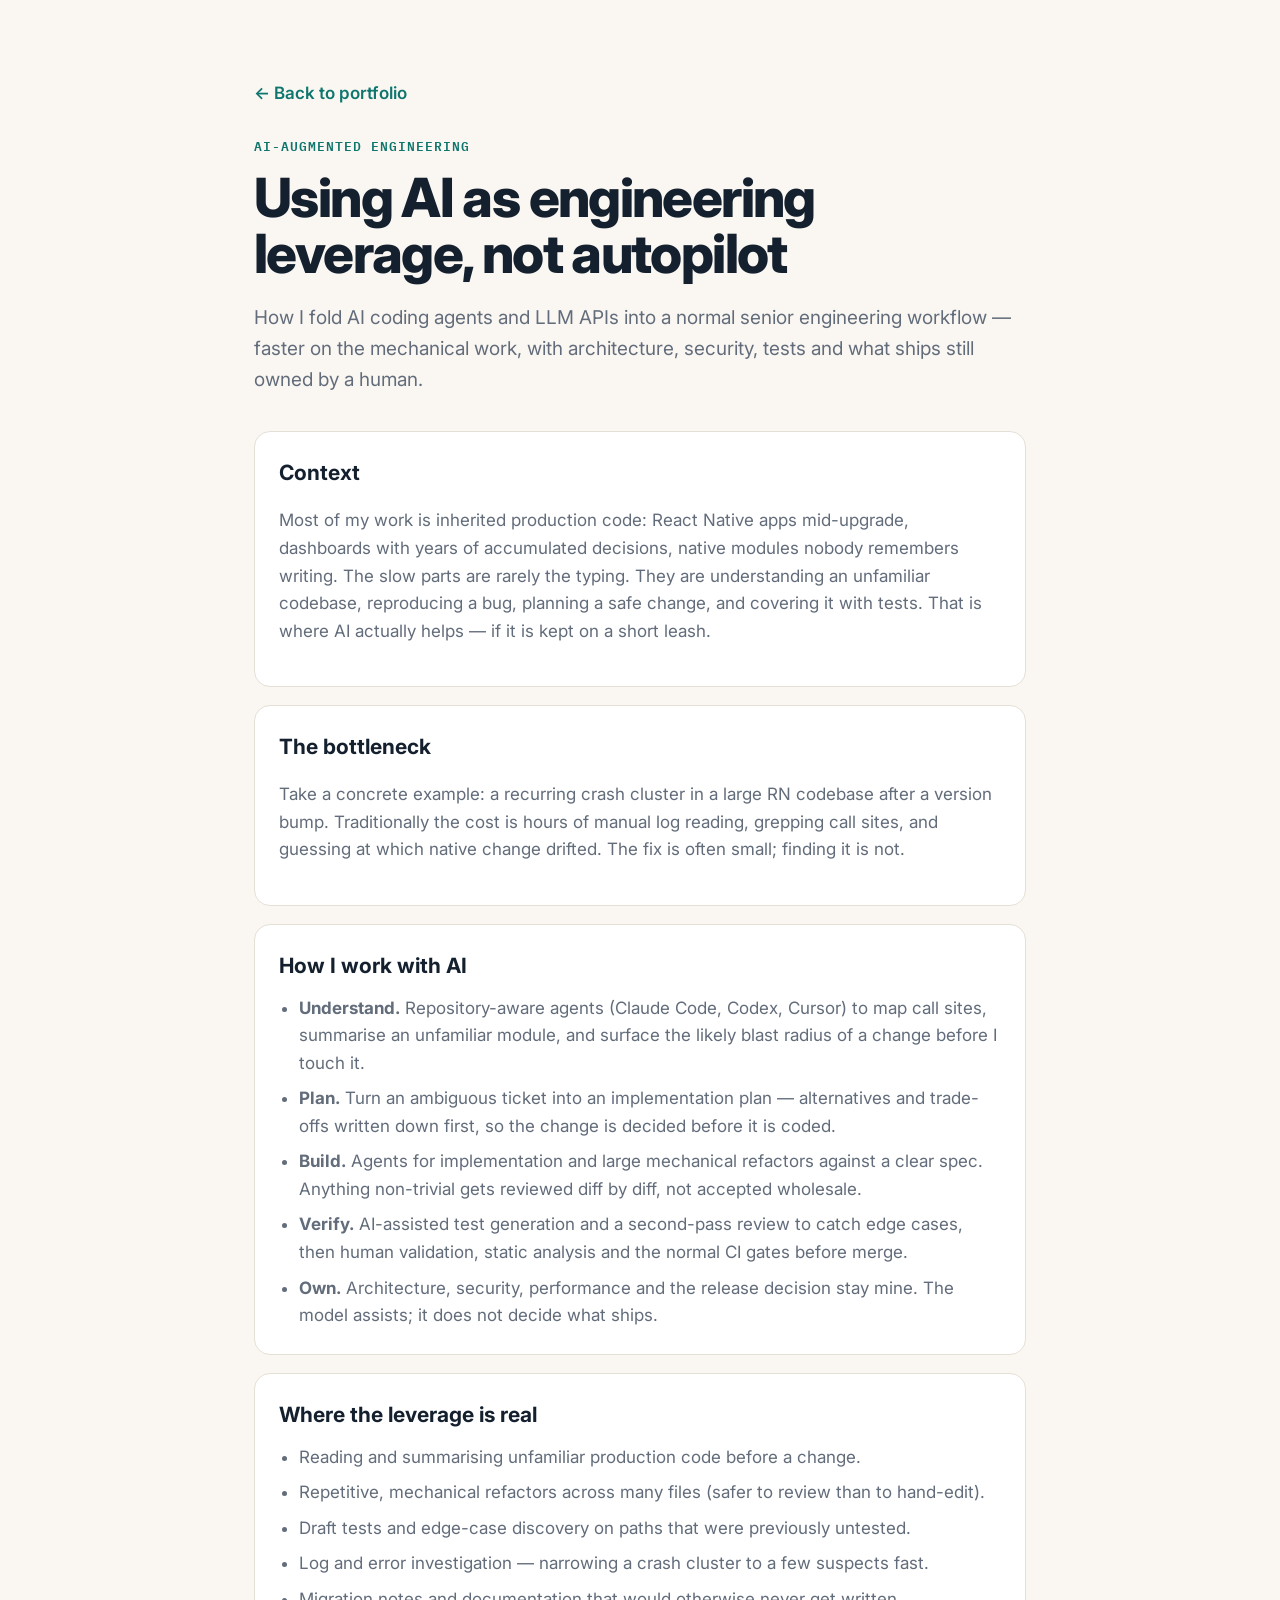
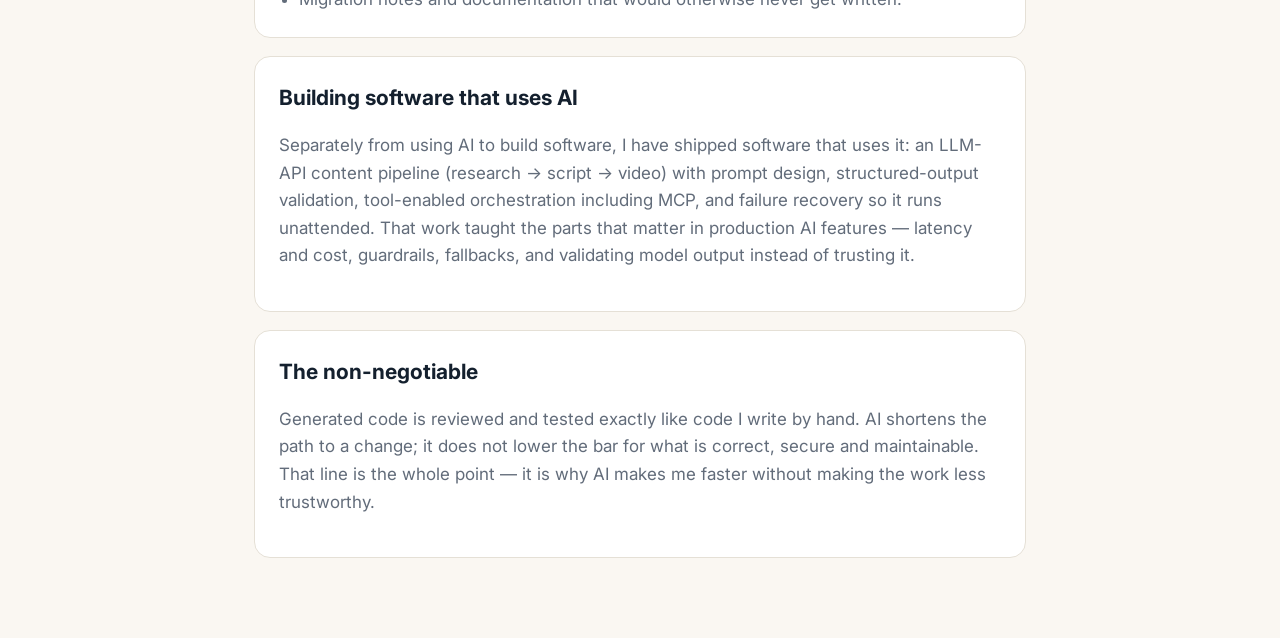
<file: case-studies/ai-augmented-workflow.html>
<!doctype html>
<html lang="en">
  <head>
    <meta charset="utf-8" />
    <meta name="viewport" content="width=device-width, initial-scale=1" />
    <meta name="description" content="How Pushpendra Mishra uses AI coding agents (Claude Code, Codex, Cursor) and LLM APIs as engineering leverage — with human ownership of architecture, security, tests and releases." />
    <title>AI-Augmented Engineering Workflow | Pushpendra Mishra</title>
    <link rel="preconnect" href="https://fonts.googleapis.com" />
    <link rel="preconnect" href="https://fonts.gstatic.com" crossorigin />
    <link href="https://fonts.googleapis.com/css2?family=Inter:wght@400;500;600;700;800&family=IBM+Plex+Mono:wght@400;500;600&display=swap" rel="stylesheet" />
    <link rel="stylesheet" href="../styles.css" />
    <script>
      (function () {
        try {
          var saved = localStorage.getItem("theme");
          var theme = saved || (window.matchMedia("(prefers-color-scheme: dark)").matches ? "dark" : "light");
          document.documentElement.setAttribute("data-theme", theme);
        } catch (e) {}
      })();
    </script>
    <link rel="icon" href="data:image/svg+xml,%3Csvg xmlns='http://www.w3.org/2000/svg' viewBox='0 0 100 100'%3E%3Crect width='100' height='100' rx='22' fill='%230f766e'/%3E%3Ctext x='50' y='63' font-family='Arial,sans-serif' font-size='44' font-weight='700' fill='white' text-anchor='middle'%3EPM%3C/text%3E%3C/svg%3E" />
  </head>
  <body>
    <main class="case-page">
      <a class="back-link" href="../index.html">&larr; Back to portfolio</a>
      <p class="eyebrow">AI-Augmented Engineering</p>
      <h1>Using AI as engineering leverage, not autopilot</h1>
      <p class="case-lead">
        How I fold AI coding agents and LLM APIs into a normal senior engineering workflow &mdash; faster on the
        mechanical work, with architecture, security, tests and what ships still owned by a human.
      </p>

      <section class="case-section">
        <h2>Context</h2>
        <p>
          Most of my work is inherited production code: React Native apps mid-upgrade, dashboards with years of
          accumulated decisions, native modules nobody remembers writing. The slow parts are rarely the typing.
          They are understanding an unfamiliar codebase, reproducing a bug, planning a safe change, and covering
          it with tests. That is where AI actually helps &mdash; if it is kept on a short leash.
        </p>
      </section>

      <section class="case-section">
        <h2>The bottleneck</h2>
        <p>
          Take a concrete example: a recurring crash cluster in a large RN codebase after a version bump.
          Traditionally the cost is hours of manual log reading, grepping call sites, and guessing at which
          native change drifted. The fix is often small; finding it is not.
        </p>
      </section>

      <section class="case-section">
        <h2>How I work with AI</h2>
        <ul>
          <li><strong>Understand.</strong> Repository-aware agents (Claude Code, Codex, Cursor) to map call sites, summarise an unfamiliar module, and surface the likely blast radius of a change before I touch it.</li>
          <li><strong>Plan.</strong> Turn an ambiguous ticket into an implementation plan &mdash; alternatives and trade-offs written down first, so the change is decided before it is coded.</li>
          <li><strong>Build.</strong> Agents for implementation and large mechanical refactors against a clear spec. Anything non-trivial gets reviewed diff by diff, not accepted wholesale.</li>
          <li><strong>Verify.</strong> AI-assisted test generation and a second-pass review to catch edge cases, then human validation, static analysis and the normal CI gates before merge.</li>
          <li><strong>Own.</strong> Architecture, security, performance and the release decision stay mine. The model assists; it does not decide what ships.</li>
        </ul>
      </section>

      <section class="case-section">
        <h2>Where the leverage is real</h2>
        <ul>
          <li>Reading and summarising unfamiliar production code before a change.</li>
          <li>Repetitive, mechanical refactors across many files (safer to review than to hand-edit).</li>
          <li>Draft tests and edge-case discovery on paths that were previously untested.</li>
          <li>Log and error investigation &mdash; narrowing a crash cluster to a few suspects fast.</li>
          <li>Migration notes and documentation that would otherwise never get written.</li>
        </ul>
      </section>

      <section class="case-section">
        <h2>Building software that uses AI</h2>
        <p>
          Separately from using AI to build software, I have shipped software that uses it: an LLM-API content
          pipeline (research &rarr; script &rarr; video) with prompt design, structured-output validation,
          tool-enabled orchestration including MCP, and failure recovery so it runs unattended. That work taught
          the parts that matter in production AI features &mdash; latency and cost, guardrails, fallbacks, and
          validating model output instead of trusting it.
        </p>
      </section>

      <section class="case-section">
        <h2>The non-negotiable</h2>
        <p>
          Generated code is reviewed and tested exactly like code I write by hand. AI shortens the path to a
          change; it does not lower the bar for what is correct, secure and maintainable. That line is the whole
          point &mdash; it is why AI makes me faster without making the work less trustworthy.
        </p>
      </section>
    </main>
  </body>
</html>
</file>
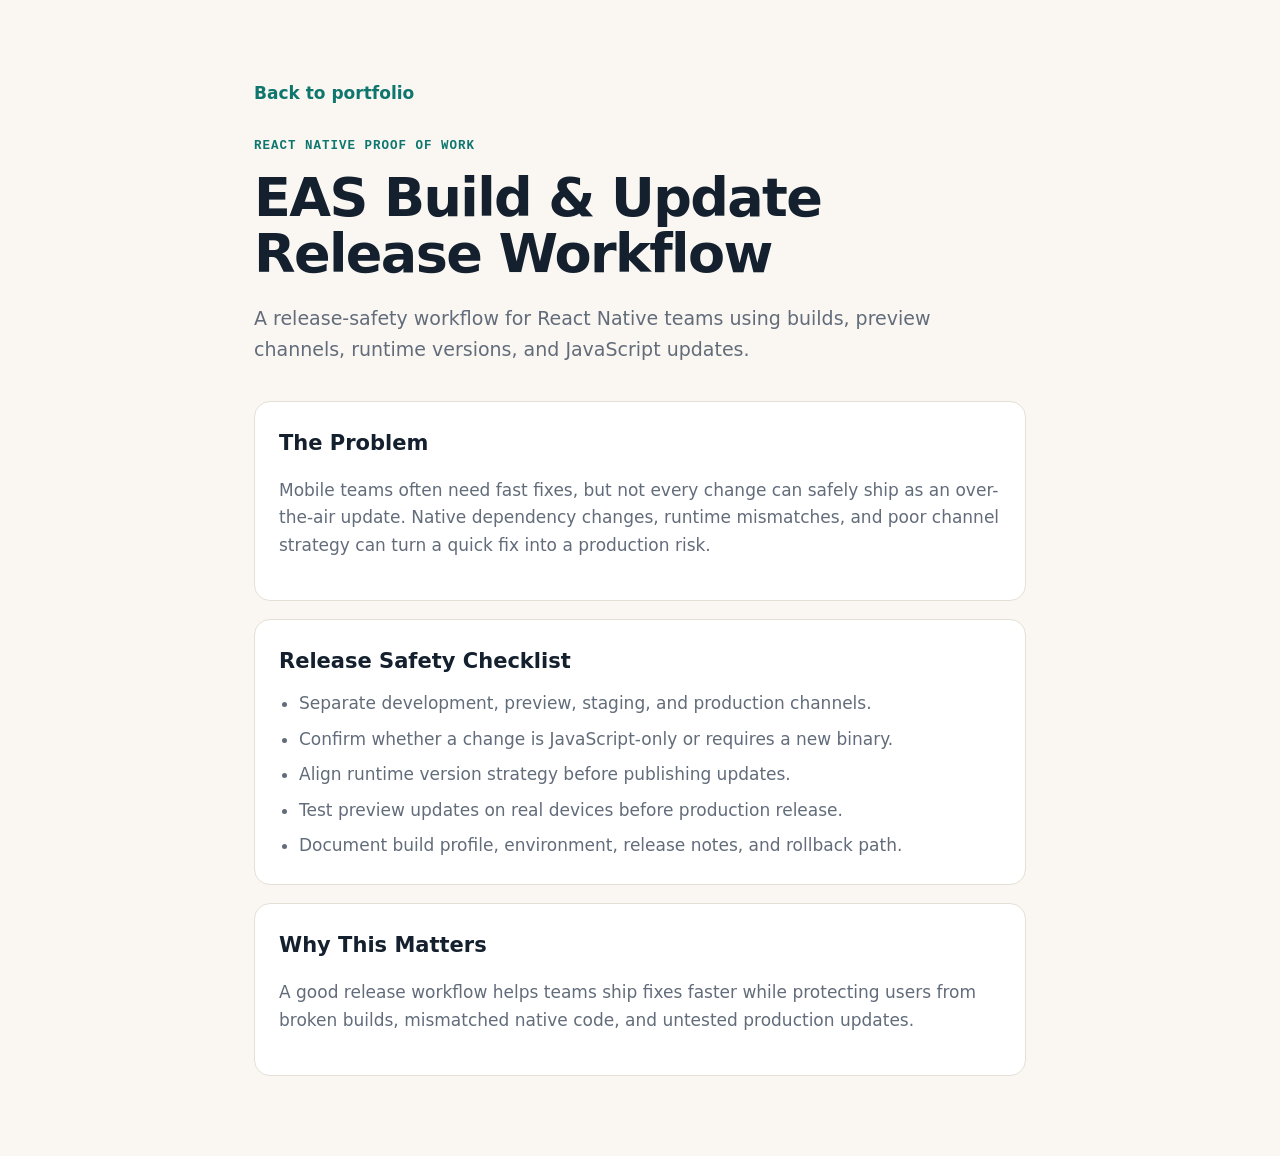
<file: case-studies/eas-release-workflow.html>
<!doctype html><html lang="en"><head><meta charset="utf-8"/><meta name="viewport" content="width=device-width, initial-scale=1"/><title>EAS Build & Update Workflow | Pushpendra Mishra</title><link rel="stylesheet" href="../styles.css"/></head><body><main class="case-page"><a class="back-link" href="../index.html">Back to portfolio</a><p class="eyebrow">React Native Proof Of Work</p><h1>EAS Build & Update Release Workflow</h1><p class="case-lead">A release-safety workflow for React Native teams using builds, preview channels, runtime versions, and JavaScript updates.</p><section class="case-section"><h2>The Problem</h2><p>Mobile teams often need fast fixes, but not every change can safely ship as an over-the-air update. Native dependency changes, runtime mismatches, and poor channel strategy can turn a quick fix into a production risk.</p></section><section class="case-section"><h2>Release Safety Checklist</h2><ul><li>Separate development, preview, staging, and production channels.</li><li>Confirm whether a change is JavaScript-only or requires a new binary.</li><li>Align runtime version strategy before publishing updates.</li><li>Test preview updates on real devices before production release.</li><li>Document build profile, environment, release notes, and rollback path.</li></ul></section><section class="case-section"><h2>Why This Matters</h2><p>A good release workflow helps teams ship fixes faster while protecting users from broken builds, mismatched native code, and untested production updates.</p></section></main></body></html>
</file>
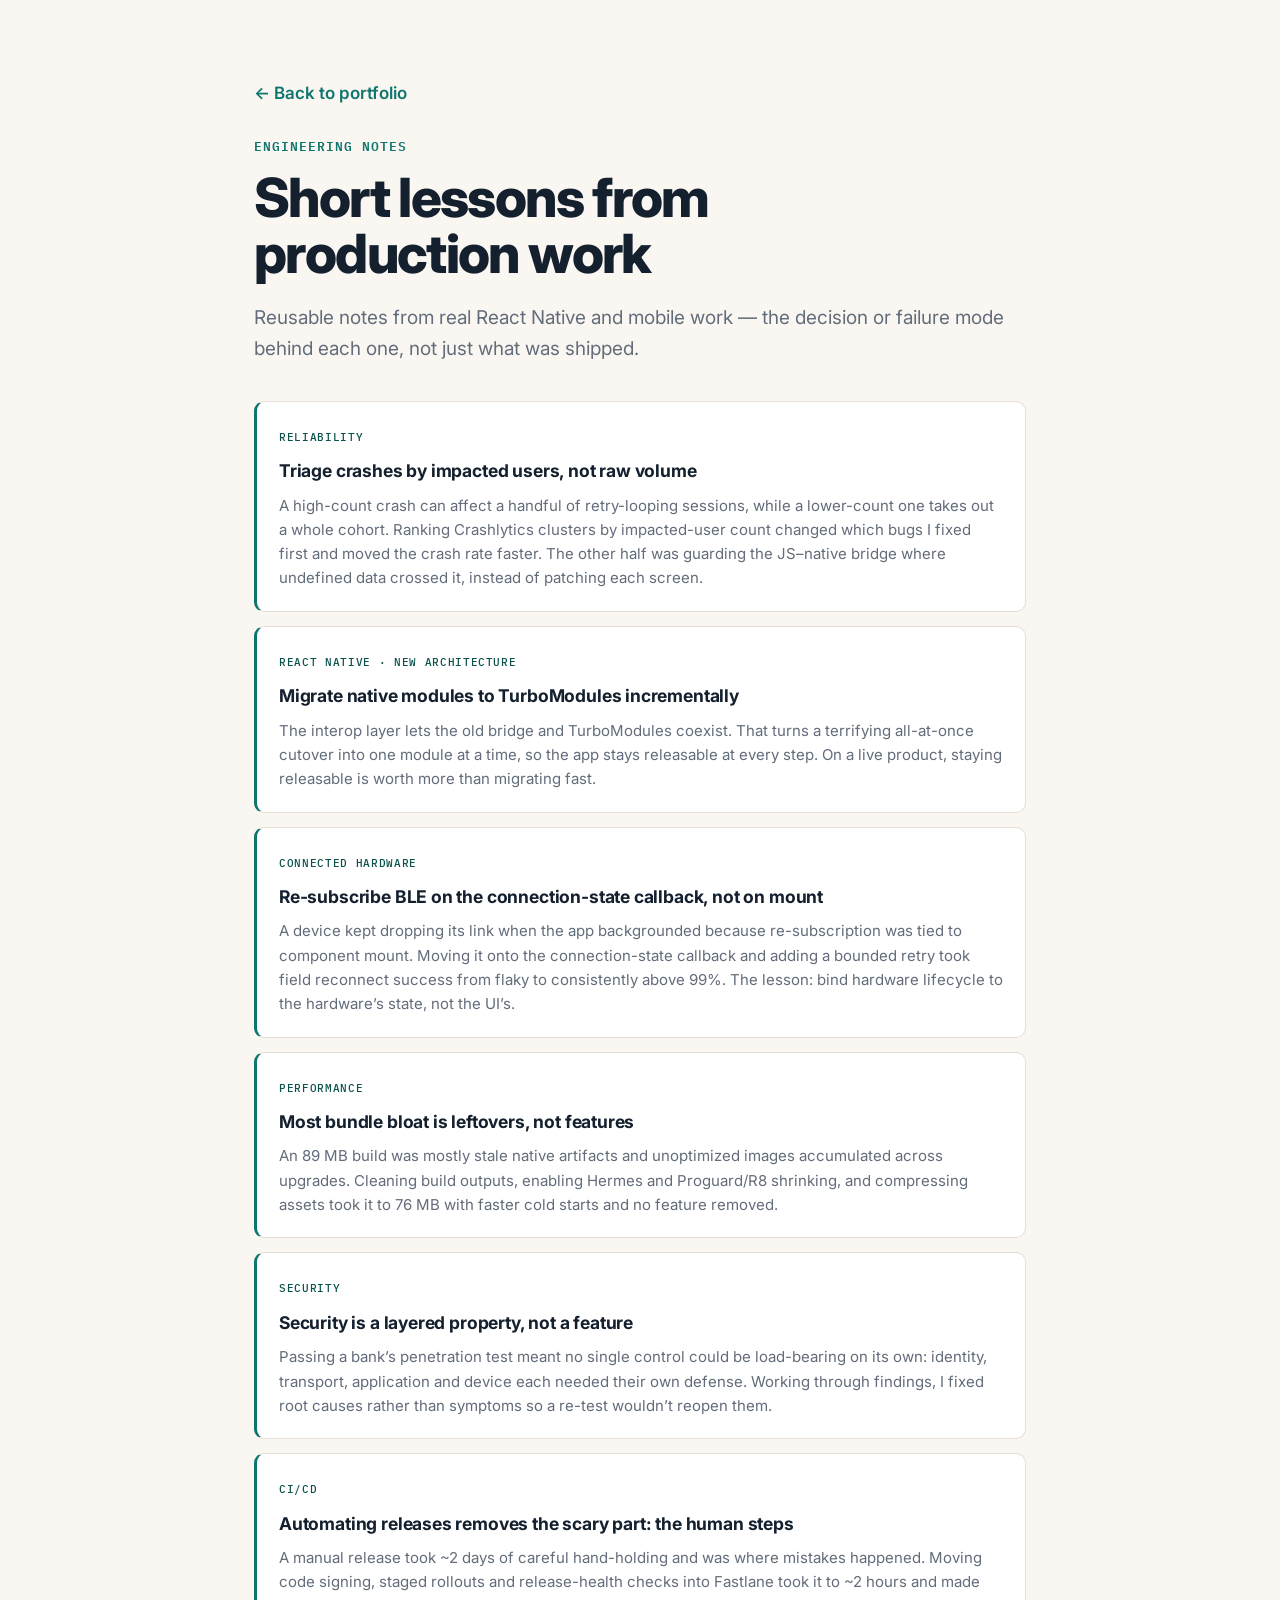
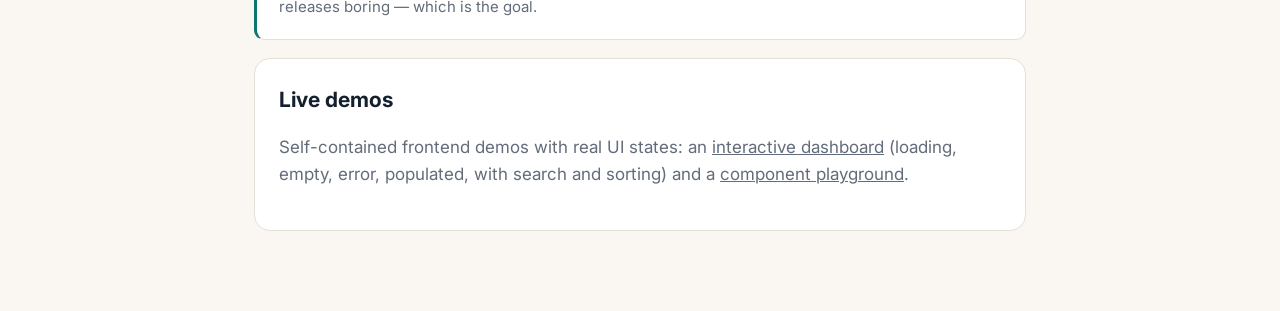
<file: case-studies/engineering-notes.html>
<!doctype html>
<html lang="en">
  <head>
    <meta charset="utf-8" />
    <meta name="viewport" content="width=device-width, initial-scale=1" />
    <meta name="description" content="Engineering notes by Pushpendra Mishra — short, reusable lessons from production React Native work: crash triage, TurboModules migration, BLE reliability, bundle size, mobile security and release automation." />
    <title>Engineering Notes | Pushpendra Mishra</title>
    <link rel="preconnect" href="https://fonts.googleapis.com" />
    <link rel="preconnect" href="https://fonts.gstatic.com" crossorigin />
    <link href="https://fonts.googleapis.com/css2?family=Inter:wght@400;500;600;700;800&family=IBM+Plex+Mono:wght@400;500;600&display=swap" rel="stylesheet" />
    <link rel="stylesheet" href="../styles.css" />
    <script>
      (function () { try { var s = localStorage.getItem("theme"); document.documentElement.setAttribute("data-theme", s || (window.matchMedia("(prefers-color-scheme: dark)").matches ? "dark" : "light")); } catch (e) {} })();
    </script>
    <link rel="icon" href="data:image/svg+xml,%3Csvg xmlns='http://www.w3.org/2000/svg' viewBox='0 0 100 100'%3E%3Crect width='100' height='100' rx='22' fill='%230f766e'/%3E%3Ctext x='50' y='63' font-family='Arial,sans-serif' font-size='44' font-weight='700' fill='white' text-anchor='middle'%3EPM%3C/text%3E%3C/svg%3E" />
  </head>
  <body>
    <main class="case-page">
      <a class="back-link" href="../index.html">&larr; Back to portfolio</a>
      <p class="eyebrow">Engineering notes</p>
      <h1>Short lessons from production work</h1>
      <p class="case-lead">
        Reusable notes from real React Native and mobile work &mdash; the decision or failure mode behind each
        one, not just what was shipped.
      </p>

      <div class="notes-feed">
        <article class="note" id="crash-triage">
          <span class="note-tag">Reliability</span>
          <h3>Triage crashes by impacted users, not raw volume</h3>
          <p>A high-count crash can affect a handful of retry-looping sessions, while a lower-count one takes out a whole cohort. Ranking Crashlytics clusters by impacted-user count changed which bugs I fixed first and moved the crash rate faster. The other half was guarding the JS&ndash;native bridge where undefined data crossed it, instead of patching each screen.</p>
        </article>
        <article class="note" id="turbomodules">
          <span class="note-tag">React Native · New Architecture</span>
          <h3>Migrate native modules to TurboModules incrementally</h3>
          <p>The interop layer lets the old bridge and TurboModules coexist. That turns a terrifying all-at-once cutover into one module at a time, so the app stays releasable at every step. On a live product, staying releasable is worth more than migrating fast.</p>
        </article>
        <article class="note" id="ble">
          <span class="note-tag">Connected hardware</span>
          <h3>Re-subscribe BLE on the connection-state callback, not on mount</h3>
          <p>A device kept dropping its link when the app backgrounded because re-subscription was tied to component mount. Moving it onto the connection-state callback and adding a bounded retry took field reconnect success from flaky to consistently above 99%. The lesson: bind hardware lifecycle to the hardware&rsquo;s state, not the UI&rsquo;s.</p>
        </article>
        <article class="note" id="bundle">
          <span class="note-tag">Performance</span>
          <h3>Most bundle bloat is leftovers, not features</h3>
          <p>An 89&nbsp;MB build was mostly stale native artifacts and unoptimized images accumulated across upgrades. Cleaning build outputs, enabling Hermes and Proguard/R8 shrinking, and compressing assets took it to 76&nbsp;MB with faster cold starts and no feature removed.</p>
        </article>
        <article class="note" id="security">
          <span class="note-tag">Security</span>
          <h3>Security is a layered property, not a feature</h3>
          <p>Passing a bank&rsquo;s penetration test meant no single control could be load-bearing on its own: identity, transport, application and device each needed their own defense. Working through findings, I fixed root causes rather than symptoms so a re-test wouldn&rsquo;t reopen them.</p>
        </article>
        <article class="note" id="releases">
          <span class="note-tag">CI/CD</span>
          <h3>Automating releases removes the scary part: the human steps</h3>
          <p>A manual release took ~2 days of careful hand-holding and was where mistakes happened. Moving code signing, staged rollouts and release-health checks into Fastlane took it to ~2 hours and made releases boring &mdash; which is the goal.</p>
        </article>
      </div>

      <section class="case-section">
        <h2>Live demos</h2>
        <p>Self-contained frontend demos with real UI states: an <a href="../demos/dashboard.html">interactive dashboard</a> (loading, empty, error, populated, with search and sorting) and a <a href="../demos/components.html">component playground</a>.</p>
      </section>
    </main>
  </body>
</html>
</file>
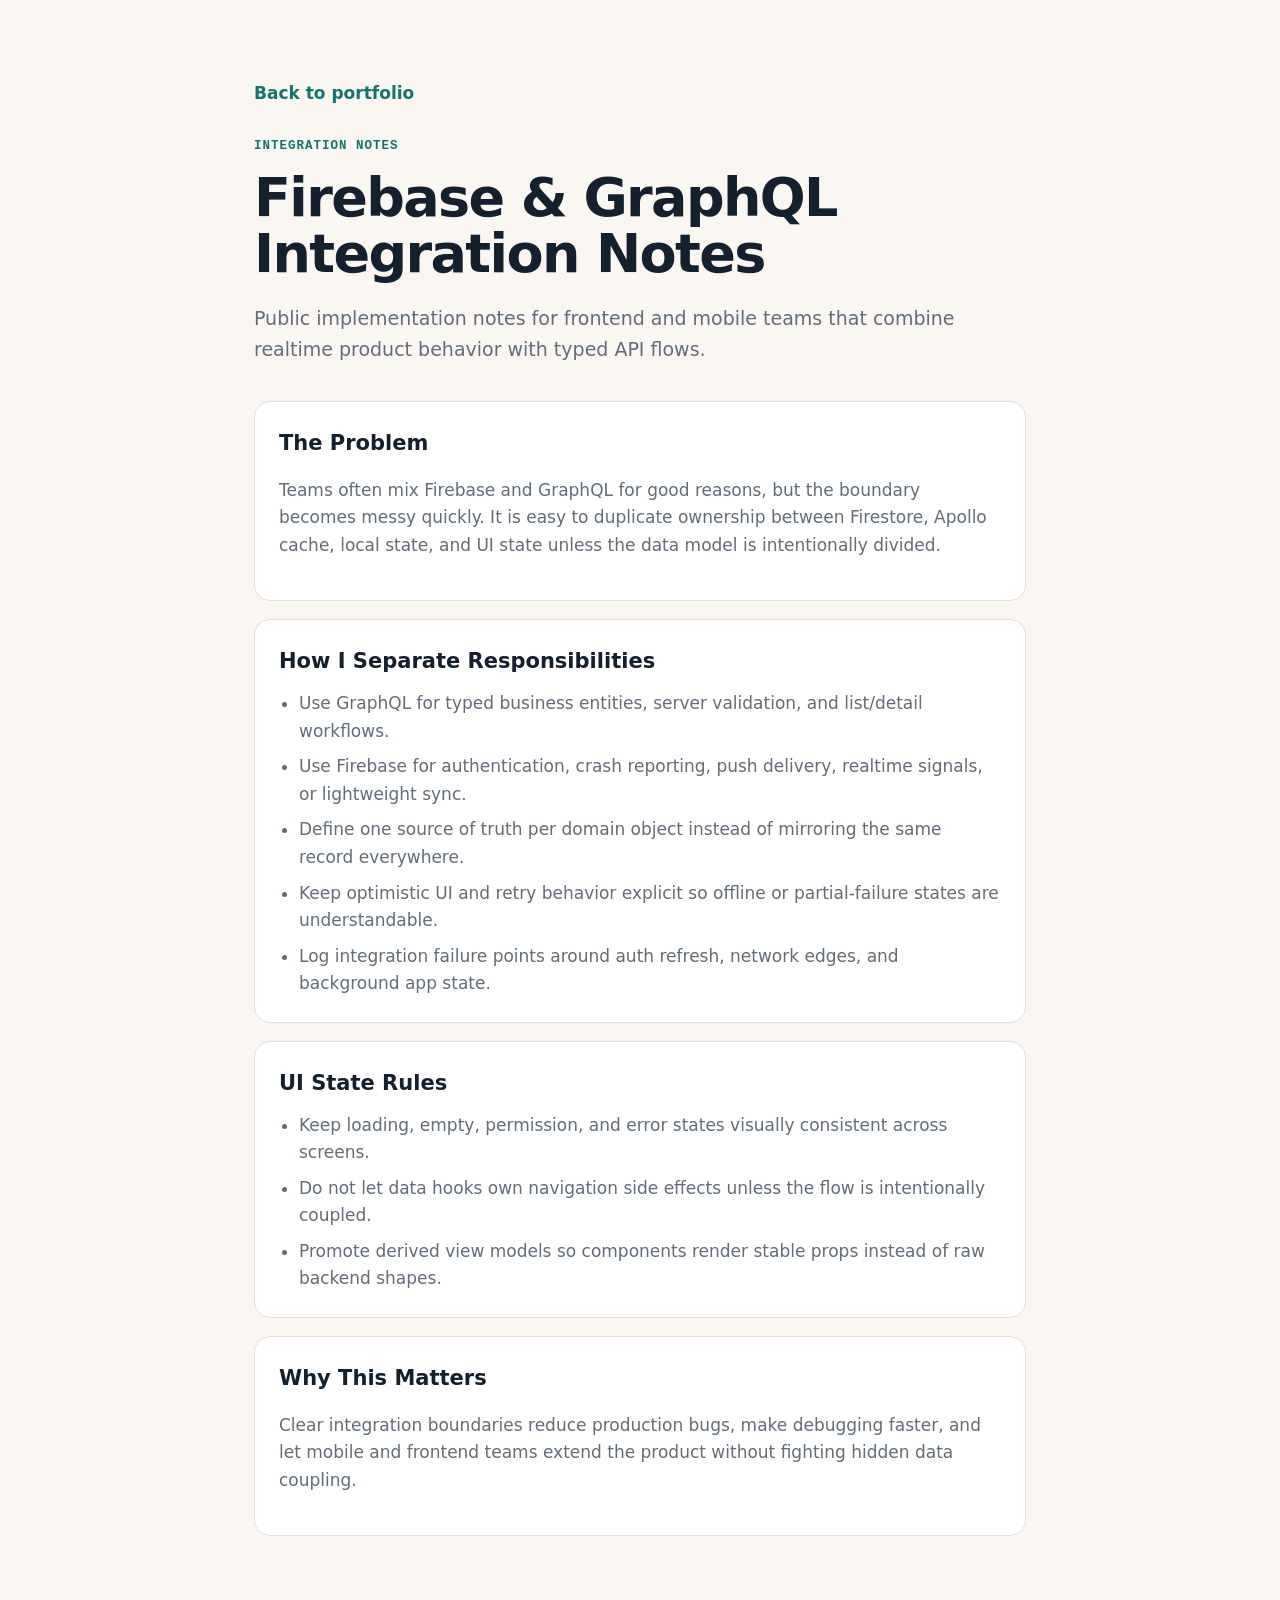
<file: case-studies/firebase-graphql-integration-notes.html>
<!doctype html>
<html lang="en">
  <head>
    <meta charset="utf-8" />
    <meta name="viewport" content="width=device-width, initial-scale=1" />
    <title>Firebase & GraphQL Integration Notes | Pushpendra Mishra</title>
    <link rel="stylesheet" href="../styles.css" />
  </head>
  <body>
    <main class="case-page">
      <a class="back-link" href="../index.html">Back to portfolio</a>
      <p class="eyebrow">Integration Notes</p>
      <h1>Firebase & GraphQL Integration Notes</h1>
      <p class="case-lead">
        Public implementation notes for frontend and mobile teams that combine realtime product behavior with
        typed API flows.
      </p>

      <section class="case-section">
        <h2>The Problem</h2>
        <p>
          Teams often mix Firebase and GraphQL for good reasons, but the boundary becomes messy quickly. It is
          easy to duplicate ownership between Firestore, Apollo cache, local state, and UI state unless the
          data model is intentionally divided.
        </p>
      </section>

      <section class="case-section">
        <h2>How I Separate Responsibilities</h2>
        <ul>
          <li>Use GraphQL for typed business entities, server validation, and list/detail workflows.</li>
          <li>Use Firebase for authentication, crash reporting, push delivery, realtime signals, or lightweight sync.</li>
          <li>Define one source of truth per domain object instead of mirroring the same record everywhere.</li>
          <li>Keep optimistic UI and retry behavior explicit so offline or partial-failure states are understandable.</li>
          <li>Log integration failure points around auth refresh, network edges, and background app state.</li>
        </ul>
      </section>

      <section class="case-section">
        <h2>UI State Rules</h2>
        <ul>
          <li>Keep loading, empty, permission, and error states visually consistent across screens.</li>
          <li>Do not let data hooks own navigation side effects unless the flow is intentionally coupled.</li>
          <li>Promote derived view models so components render stable props instead of raw backend shapes.</li>
        </ul>
      </section>

      <section class="case-section">
        <h2>Why This Matters</h2>
        <p>
          Clear integration boundaries reduce production bugs, make debugging faster, and let mobile and
          frontend teams extend the product without fighting hidden data coupling.
        </p>
      </section>
    </main>
  </body>
</html>
</file>
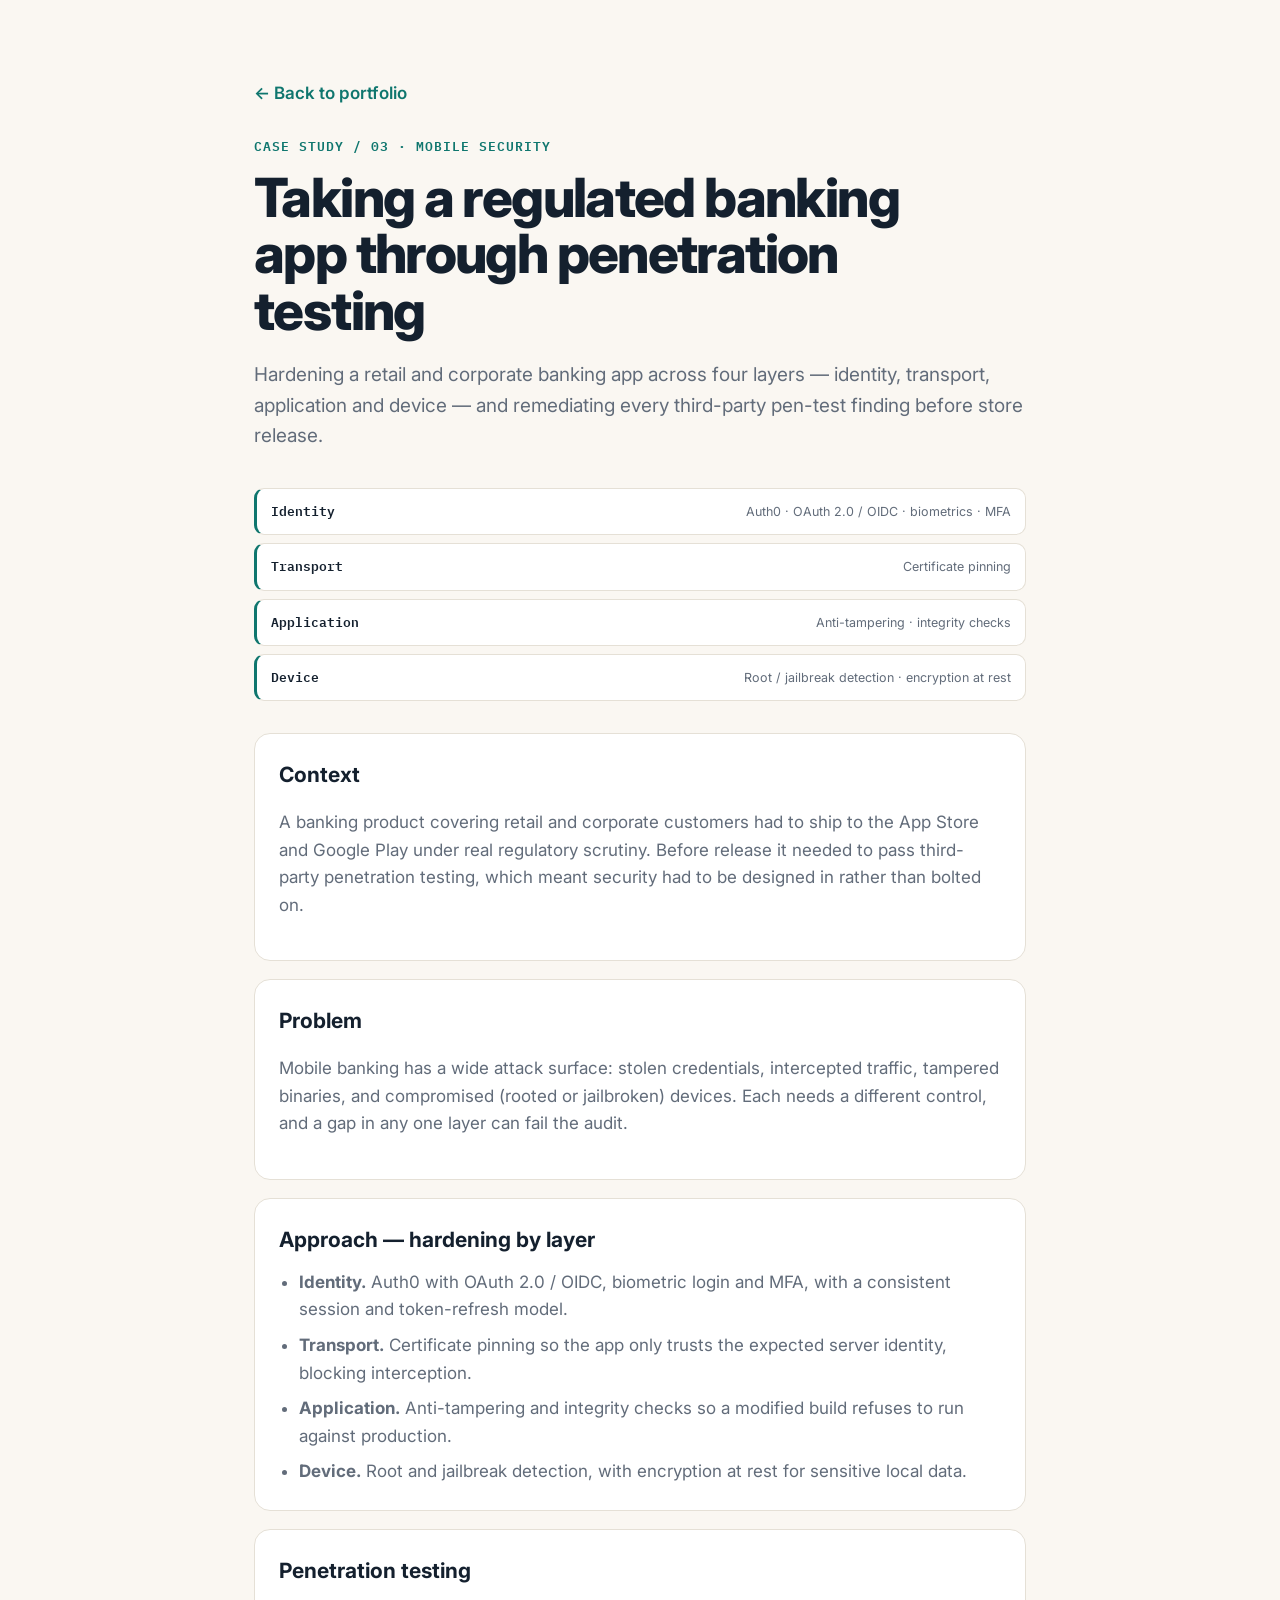
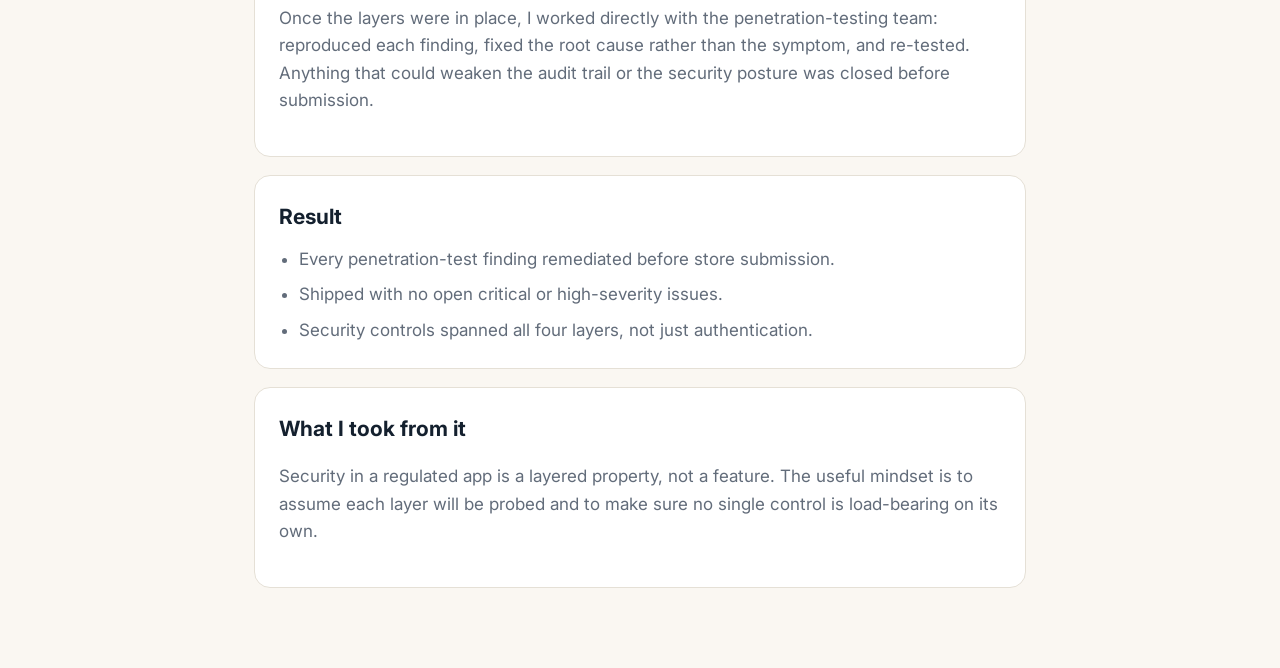
<file: case-studies/mobile-security.html>
<!doctype html>
<html lang="en">
  <head>
    <meta charset="utf-8" />
    <meta name="viewport" content="width=device-width, initial-scale=1" />
    <meta name="description" content="How Pushpendra Mishra hardened a regulated banking React Native app across identity, transport, application and device layers and took it through third-party penetration testing with no open critical or high issues." />
    <title>Mobile Security: Banking App Hardening | Pushpendra Mishra</title>
    <link rel="preconnect" href="https://fonts.googleapis.com" />
    <link rel="preconnect" href="https://fonts.gstatic.com" crossorigin />
    <link href="https://fonts.googleapis.com/css2?family=Inter:wght@400;500;600;700;800&family=IBM+Plex+Mono:wght@400;500;600&display=swap" rel="stylesheet" />
    <link rel="stylesheet" href="../styles.css" />
    <script>
      (function () { try { var s = localStorage.getItem("theme"); document.documentElement.setAttribute("data-theme", s || (window.matchMedia("(prefers-color-scheme: dark)").matches ? "dark" : "light")); } catch (e) {} })();
    </script>
    <link rel="icon" href="data:image/svg+xml,%3Csvg xmlns='http://www.w3.org/2000/svg' viewBox='0 0 100 100'%3E%3Crect width='100' height='100' rx='22' fill='%230f766e'/%3E%3Ctext x='50' y='63' font-family='Arial,sans-serif' font-size='44' font-weight='700' fill='white' text-anchor='middle'%3EPM%3C/text%3E%3C/svg%3E" />
  </head>
  <body>
    <main class="case-page">
      <a class="back-link" href="../index.html">&larr; Back to portfolio</a>
      <p class="eyebrow">Case study / 03 · Mobile security</p>
      <h1>Taking a regulated banking app through penetration testing</h1>
      <p class="case-lead">
        Hardening a retail and corporate banking app across four layers — identity, transport, application and
        device — and remediating every third-party pen-test finding before store release.
      </p>

      <div class="layers" role="img" aria-label="Four security layers with their controls">
        <div class="layer"><span class="layer-name">Identity</span><span class="layer-detail">Auth0 · OAuth 2.0 / OIDC · biometrics · MFA</span></div>
        <div class="layer"><span class="layer-name">Transport</span><span class="layer-detail">Certificate pinning</span></div>
        <div class="layer"><span class="layer-name">Application</span><span class="layer-detail">Anti-tampering · integrity checks</span></div>
        <div class="layer"><span class="layer-name">Device</span><span class="layer-detail">Root / jailbreak detection · encryption at rest</span></div>
      </div>

      <section class="case-section">
        <h2>Context</h2>
        <p>A banking product covering retail and corporate customers had to ship to the App Store and Google Play under real regulatory scrutiny. Before release it needed to pass third-party penetration testing, which meant security had to be designed in rather than bolted on.</p>
      </section>

      <section class="case-section">
        <h2>Problem</h2>
        <p>Mobile banking has a wide attack surface: stolen credentials, intercepted traffic, tampered binaries, and compromised (rooted or jailbroken) devices. Each needs a different control, and a gap in any one layer can fail the audit.</p>
      </section>

      <section class="case-section">
        <h2>Approach — hardening by layer</h2>
        <ul>
          <li><strong>Identity.</strong> Auth0 with OAuth 2.0 / OIDC, biometric login and MFA, with a consistent session and token-refresh model.</li>
          <li><strong>Transport.</strong> Certificate pinning so the app only trusts the expected server identity, blocking interception.</li>
          <li><strong>Application.</strong> Anti-tampering and integrity checks so a modified build refuses to run against production.</li>
          <li><strong>Device.</strong> Root and jailbreak detection, with encryption at rest for sensitive local data.</li>
        </ul>
      </section>

      <section class="case-section">
        <h2>Penetration testing</h2>
        <p>Once the layers were in place, I worked directly with the penetration-testing team: reproduced each finding, fixed the root cause rather than the symptom, and re-tested. Anything that could weaken the audit trail or the security posture was closed before submission.</p>
      </section>

      <section class="case-section">
        <h2>Result</h2>
        <ul>
          <li>Every penetration-test finding remediated before store submission.</li>
          <li>Shipped with no open critical or high-severity issues.</li>
          <li>Security controls spanned all four layers, not just authentication.</li>
        </ul>
      </section>

      <section class="case-section">
        <h2>What I took from it</h2>
        <p>Security in a regulated app is a layered property, not a feature. The useful mindset is to assume each layer will be probed and to make sure no single control is load-bearing on its own.</p>
      </section>
    </main>
  </body>
</html>
</file>
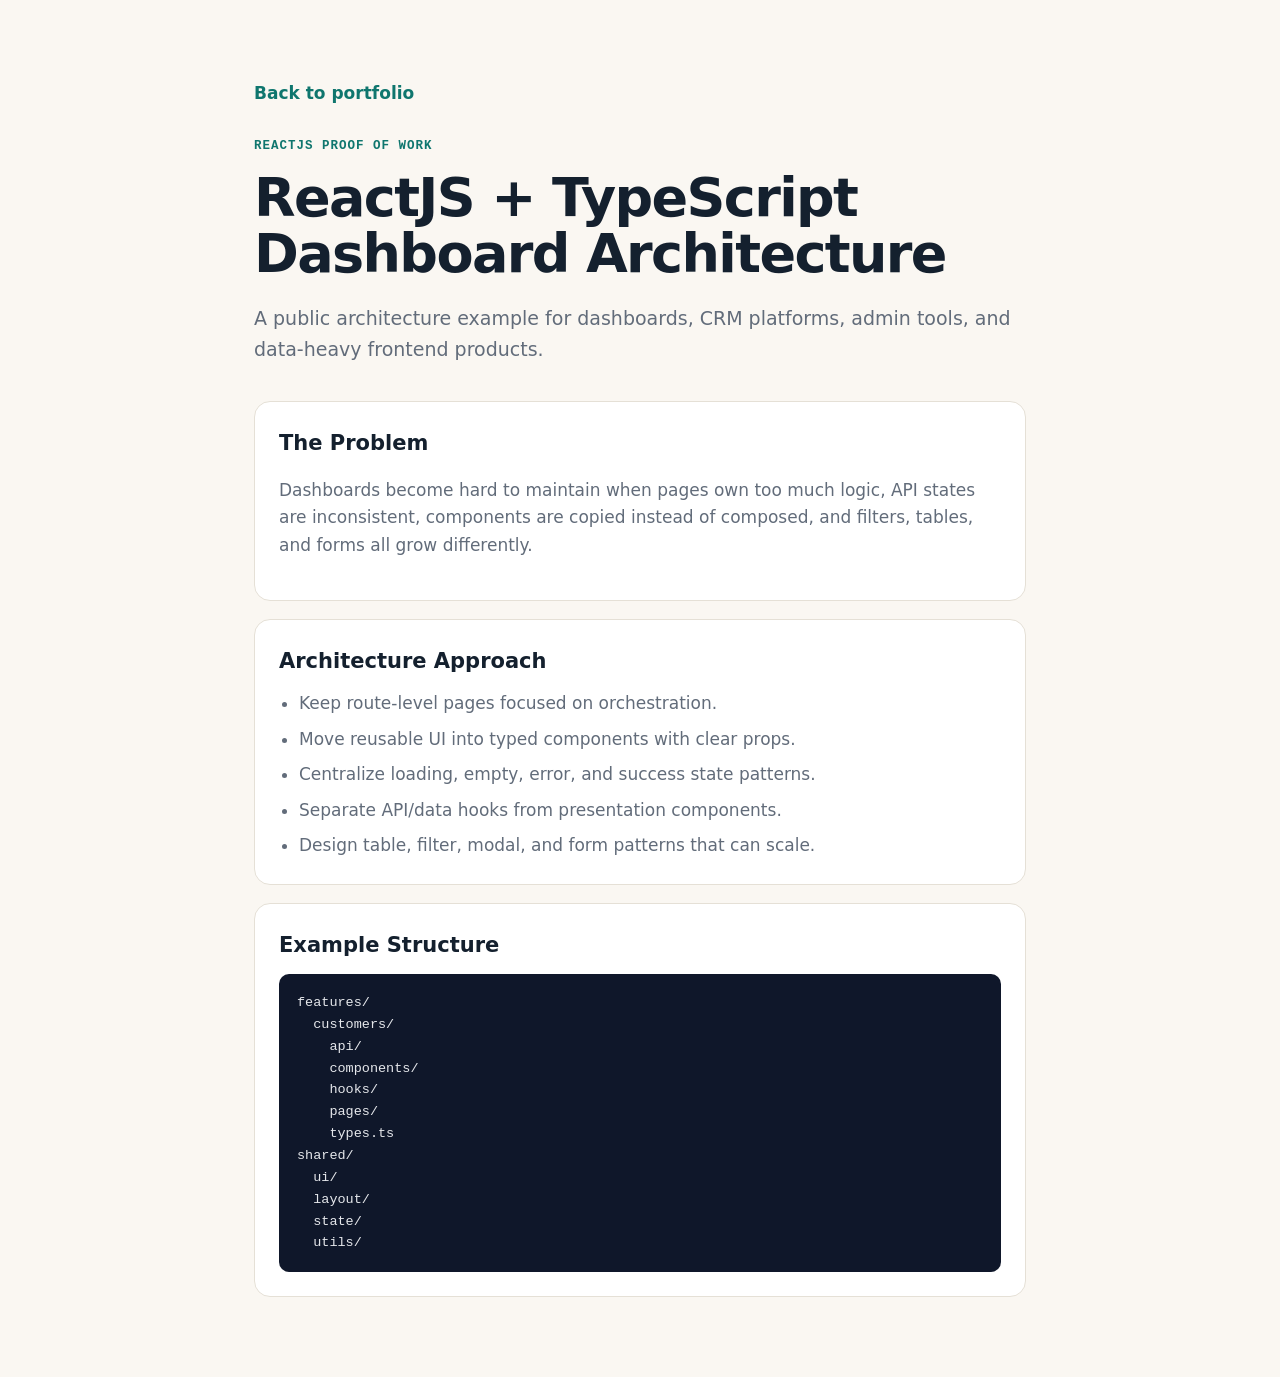
<file: case-studies/react-dashboard-architecture.html>
<!doctype html><html lang="en"><head><meta charset="utf-8"/><meta name="viewport" content="width=device-width, initial-scale=1"/><title>ReactJS Dashboard Architecture | Pushpendra Mishra</title><link rel="stylesheet" href="../styles.css"/></head><body><main class="case-page"><a class="back-link" href="../index.html">Back to portfolio</a><p class="eyebrow">ReactJS Proof Of Work</p><h1>ReactJS + TypeScript Dashboard Architecture</h1><p class="case-lead">A public architecture example for dashboards, CRM platforms, admin tools, and data-heavy frontend products.</p><section class="case-section"><h2>The Problem</h2><p>Dashboards become hard to maintain when pages own too much logic, API states are inconsistent, components are copied instead of composed, and filters, tables, and forms all grow differently.</p></section><section class="case-section"><h2>Architecture Approach</h2><ul><li>Keep route-level pages focused on orchestration.</li><li>Move reusable UI into typed components with clear props.</li><li>Centralize loading, empty, error, and success state patterns.</li><li>Separate API/data hooks from presentation components.</li><li>Design table, filter, modal, and form patterns that can scale.</li></ul></section><section class="case-section"><h2>Example Structure</h2><pre><code>features/
  customers/
    api/
    components/
    hooks/
    pages/
    types.ts
shared/
  ui/
  layout/
  state/
  utils/</code></pre></section></main></body></html>
</file>
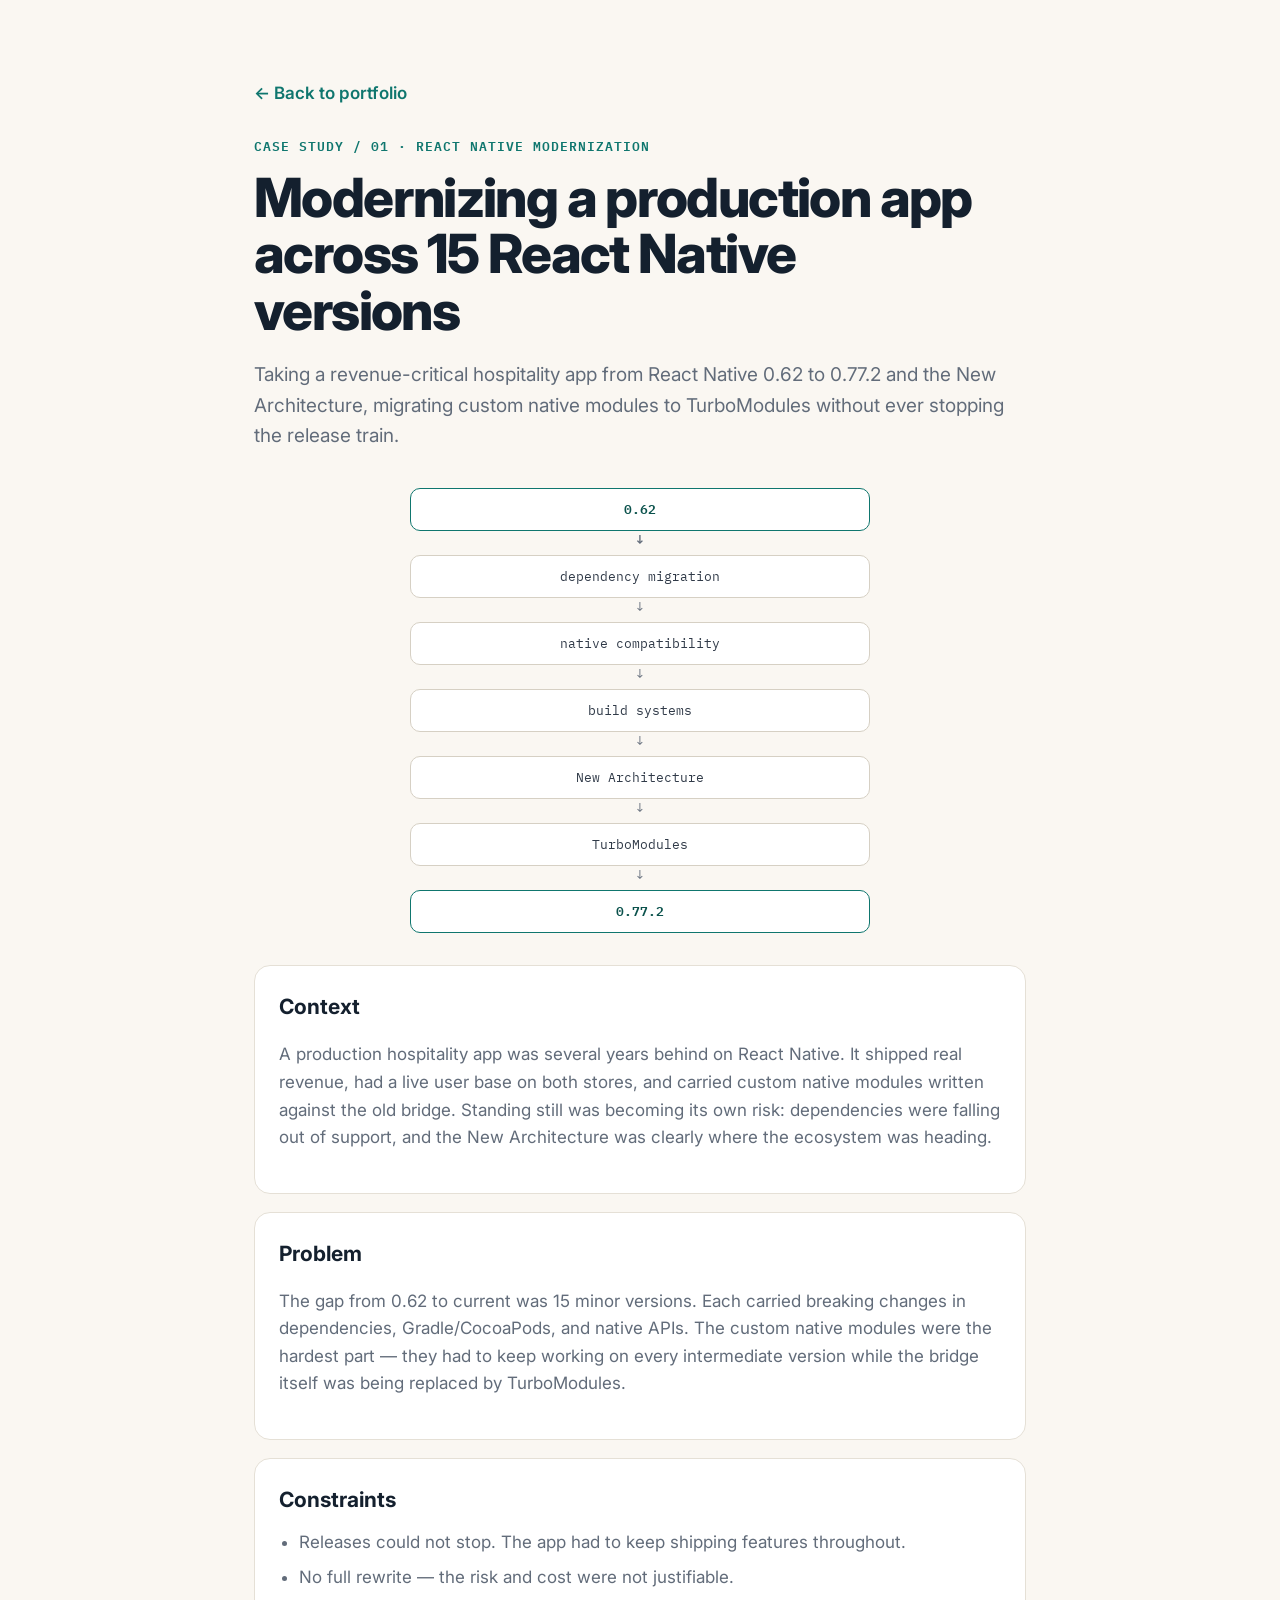
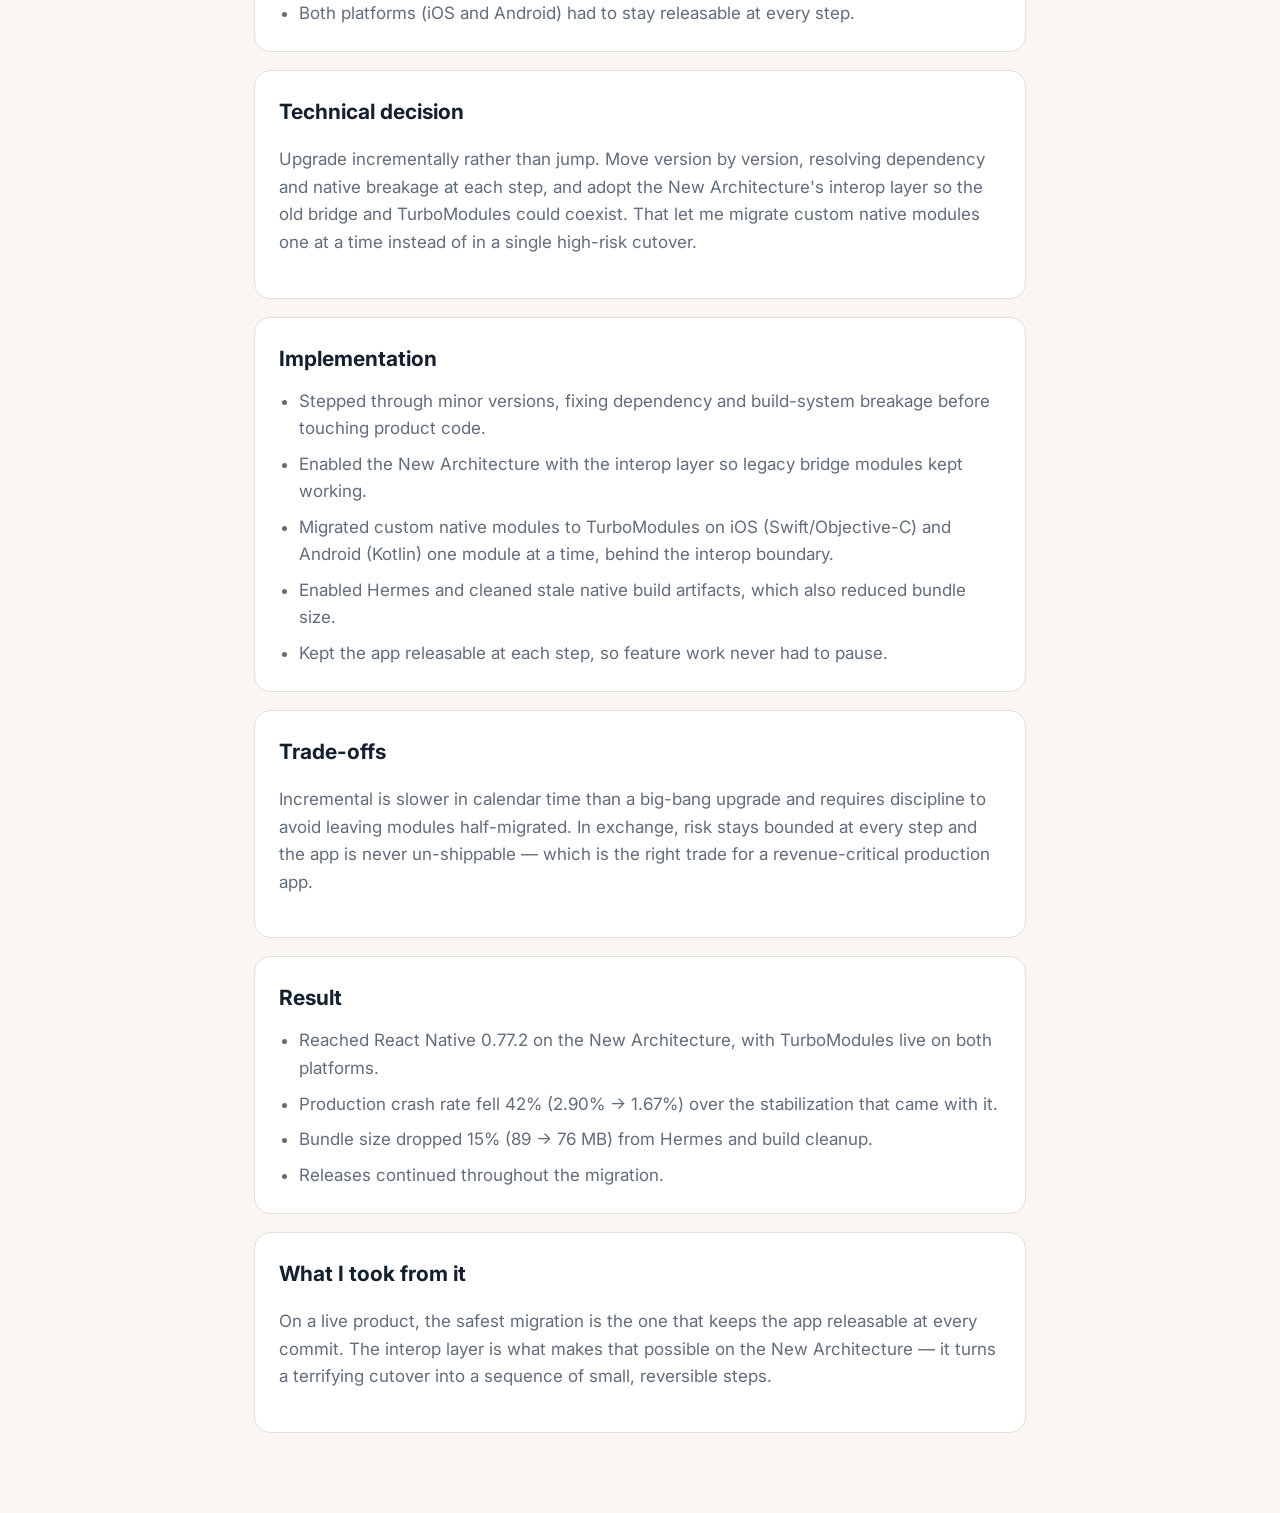
<file: case-studies/react-native-modernization.html>
<!doctype html>
<html lang="en">
  <head>
    <meta charset="utf-8" />
    <meta name="viewport" content="width=device-width, initial-scale=1" />
    <meta name="description" content="How Pushpendra Mishra modernized a production React Native app from 0.62 to 0.77.2 across 15 versions and the New Architecture, migrating custom native modules to TurboModules without stopping releases." />
    <title>React Native Modernization: 0.62 → 0.77.2 | Pushpendra Mishra</title>
    <link rel="preconnect" href="https://fonts.googleapis.com" />
    <link rel="preconnect" href="https://fonts.gstatic.com" crossorigin />
    <link href="https://fonts.googleapis.com/css2?family=Inter:wght@400;500;600;700;800&family=IBM+Plex+Mono:wght@400;500;600&display=swap" rel="stylesheet" />
    <link rel="stylesheet" href="../styles.css" />
    <script>
      (function () { try { var s = localStorage.getItem("theme"); document.documentElement.setAttribute("data-theme", s || (window.matchMedia("(prefers-color-scheme: dark)").matches ? "dark" : "light")); } catch (e) {} })();
    </script>
    <link rel="icon" href="data:image/svg+xml,%3Csvg xmlns='http://www.w3.org/2000/svg' viewBox='0 0 100 100'%3E%3Crect width='100' height='100' rx='22' fill='%230f766e'/%3E%3Ctext x='50' y='63' font-family='Arial,sans-serif' font-size='44' font-weight='700' fill='white' text-anchor='middle'%3EPM%3C/text%3E%3C/svg%3E" />
  </head>
  <body>
    <main class="case-page">
      <a class="back-link" href="../index.html">&larr; Back to portfolio</a>
      <p class="eyebrow">Case study / 01 · React Native modernization</p>
      <h1>Modernizing a production app across 15 React Native versions</h1>
      <p class="case-lead">
        Taking a revenue-critical hospitality app from React Native 0.62 to 0.77.2 and the New Architecture,
        migrating custom native modules to TurboModules without ever stopping the release train.
      </p>

      <div class="diagram diagram-inline" role="img" aria-label="Upgrade path from 0.62 through dependencies, native compatibility, build systems, New Architecture and TurboModules to 0.77.2">
        <span class="chip strong">0.62</span>
        <span class="chip">dependency migration</span>
        <span class="chip">native compatibility</span>
        <span class="chip">build systems</span>
        <span class="chip">New Architecture</span>
        <span class="chip">TurboModules</span>
        <span class="chip strong">0.77.2</span>
      </div>

      <section class="case-section">
        <h2>Context</h2>
        <p>A production hospitality app was several years behind on React Native. It shipped real revenue, had a live user base on both stores, and carried custom native modules written against the old bridge. Standing still was becoming its own risk: dependencies were falling out of support, and the New Architecture was clearly where the ecosystem was heading.</p>
      </section>

      <section class="case-section">
        <h2>Problem</h2>
        <p>The gap from 0.62 to current was 15 minor versions. Each carried breaking changes in dependencies, Gradle/CocoaPods, and native APIs. The custom native modules were the hardest part — they had to keep working on every intermediate version while the bridge itself was being replaced by TurboModules.</p>
      </section>

      <section class="case-section">
        <h2>Constraints</h2>
        <ul>
          <li>Releases could not stop. The app had to keep shipping features throughout.</li>
          <li>No full rewrite — the risk and cost were not justifiable.</li>
          <li>Both platforms (iOS and Android) had to stay releasable at every step.</li>
        </ul>
      </section>

      <section class="case-section">
        <h2>Technical decision</h2>
        <p>Upgrade incrementally rather than jump. Move version by version, resolving dependency and native breakage at each step, and adopt the New Architecture's interop layer so the old bridge and TurboModules could coexist. That let me migrate custom native modules one at a time instead of in a single high-risk cutover.</p>
      </section>

      <section class="case-section">
        <h2>Implementation</h2>
        <ul>
          <li>Stepped through minor versions, fixing dependency and build-system breakage before touching product code.</li>
          <li>Enabled the New Architecture with the interop layer so legacy bridge modules kept working.</li>
          <li>Migrated custom native modules to TurboModules on iOS (Swift/Objective-C) and Android (Kotlin) one module at a time, behind the interop boundary.</li>
          <li>Enabled Hermes and cleaned stale native build artifacts, which also reduced bundle size.</li>
          <li>Kept the app releasable at each step, so feature work never had to pause.</li>
        </ul>
      </section>

      <section class="case-section">
        <h2>Trade-offs</h2>
        <p>Incremental is slower in calendar time than a big-bang upgrade and requires discipline to avoid leaving modules half-migrated. In exchange, risk stays bounded at every step and the app is never un-shippable — which is the right trade for a revenue-critical production app.</p>
      </section>

      <section class="case-section">
        <h2>Result</h2>
        <ul>
          <li>Reached React Native 0.77.2 on the New Architecture, with TurboModules live on both platforms.</li>
          <li>Production crash rate fell 42% (2.90% → 1.67%) over the stabilization that came with it.</li>
          <li>Bundle size dropped 15% (89 → 76 MB) from Hermes and build cleanup.</li>
          <li>Releases continued throughout the migration.</li>
        </ul>
      </section>

      <section class="case-section">
        <h2>What I took from it</h2>
        <p>On a live product, the safest migration is the one that keeps the app releasable at every commit. The interop layer is what makes that possible on the New Architecture — it turns a terrifying cutover into a sequence of small, reversible steps.</p>
      </section>
    </main>
  </body>
</html>
</file>
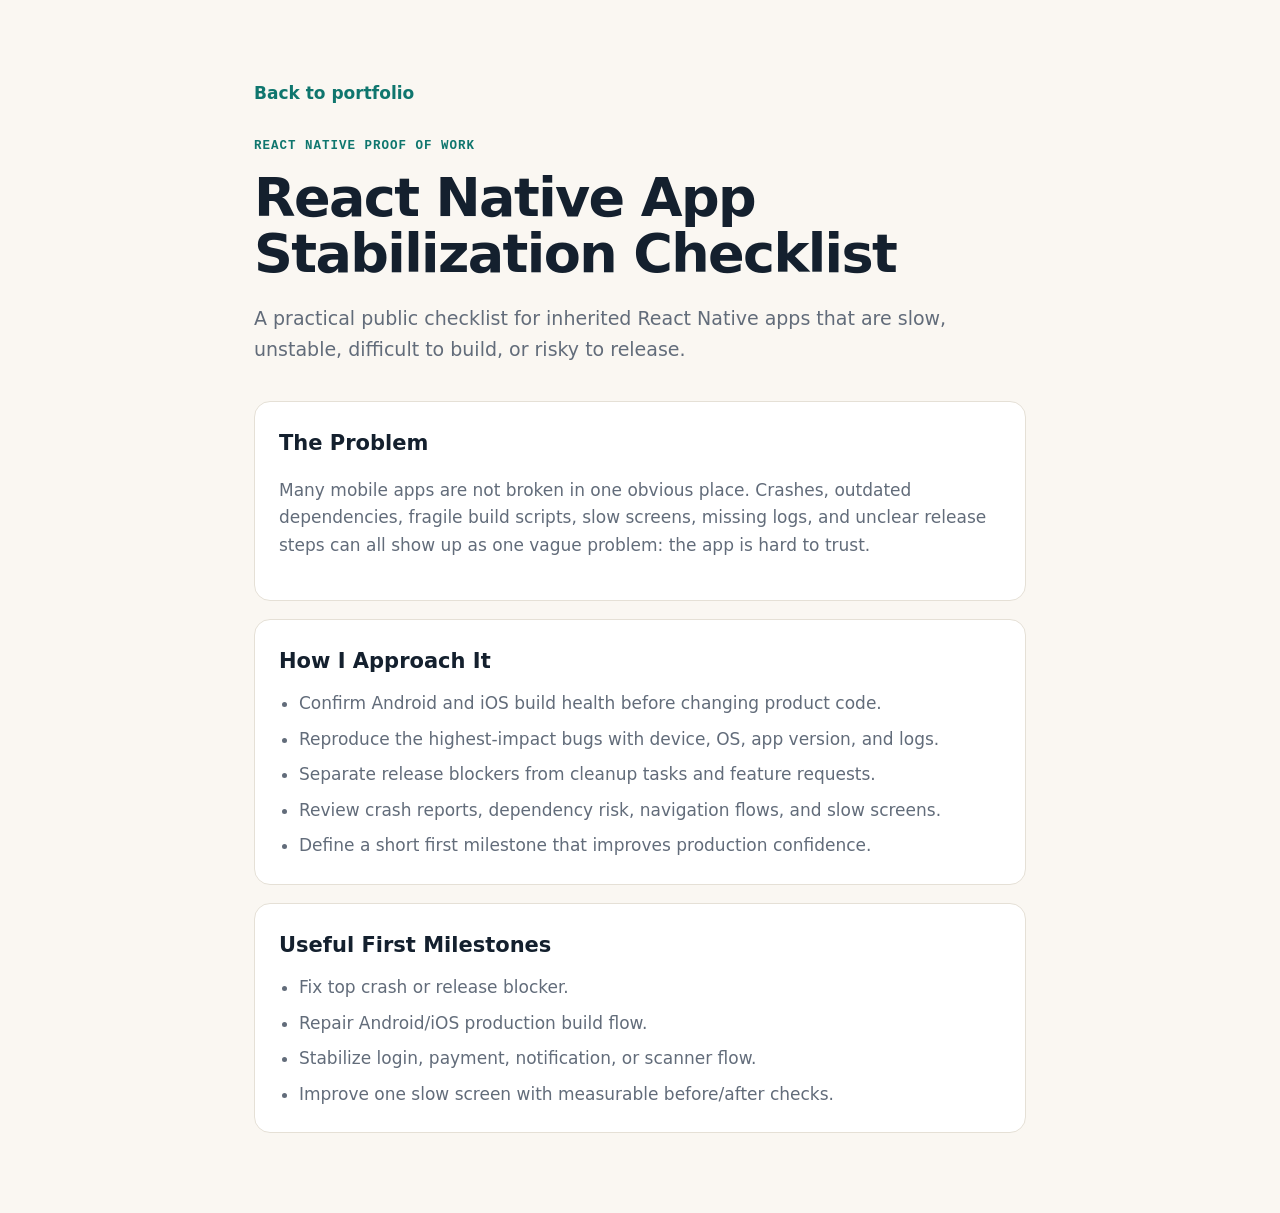
<file: case-studies/react-native-stabilization.html>
<!doctype html><html lang="en"><head><meta charset="utf-8"/><meta name="viewport" content="width=device-width, initial-scale=1"/><title>React Native App Stabilization | Pushpendra Mishra</title><link rel="stylesheet" href="../styles.css"/></head><body><main class="case-page"><a class="back-link" href="../index.html">Back to portfolio</a><p class="eyebrow">React Native Proof Of Work</p><h1>React Native App Stabilization Checklist</h1><p class="case-lead">A practical public checklist for inherited React Native apps that are slow, unstable, difficult to build, or risky to release.</p><section class="case-section"><h2>The Problem</h2><p>Many mobile apps are not broken in one obvious place. Crashes, outdated dependencies, fragile build scripts, slow screens, missing logs, and unclear release steps can all show up as one vague problem: the app is hard to trust.</p></section><section class="case-section"><h2>How I Approach It</h2><ul><li>Confirm Android and iOS build health before changing product code.</li><li>Reproduce the highest-impact bugs with device, OS, app version, and logs.</li><li>Separate release blockers from cleanup tasks and feature requests.</li><li>Review crash reports, dependency risk, navigation flows, and slow screens.</li><li>Define a short first milestone that improves production confidence.</li></ul></section><section class="case-section"><h2>Useful First Milestones</h2><ul><li>Fix top crash or release blocker.</li><li>Repair Android/iOS production build flow.</li><li>Stabilize login, payment, notification, or scanner flow.</li><li>Improve one slow screen with measurable before/after checks.</li></ul></section></main></body></html>
</file>
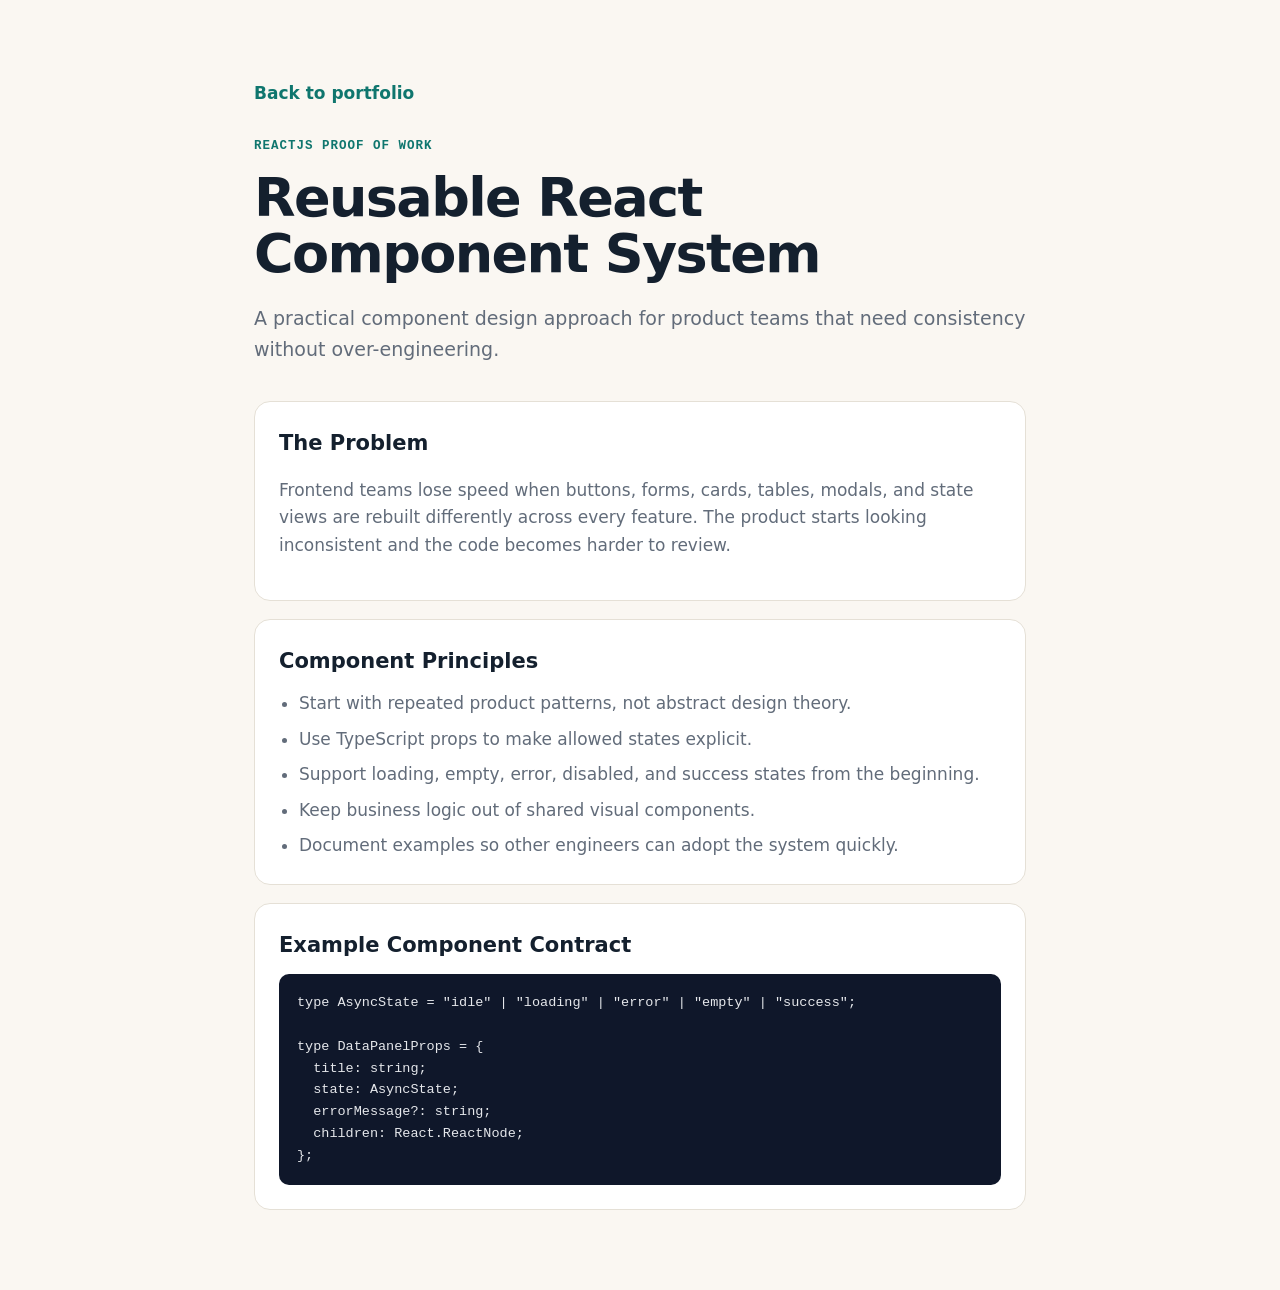
<file: case-studies/reusable-component-system.html>
<!doctype html><html lang="en"><head><meta charset="utf-8"/><meta name="viewport" content="width=device-width, initial-scale=1"/><title>Reusable React Component System | Pushpendra Mishra</title><link rel="stylesheet" href="../styles.css"/></head><body><main class="case-page"><a class="back-link" href="../index.html">Back to portfolio</a><p class="eyebrow">ReactJS Proof Of Work</p><h1>Reusable React Component System</h1><p class="case-lead">A practical component design approach for product teams that need consistency without over-engineering.</p><section class="case-section"><h2>The Problem</h2><p>Frontend teams lose speed when buttons, forms, cards, tables, modals, and state views are rebuilt differently across every feature. The product starts looking inconsistent and the code becomes harder to review.</p></section><section class="case-section"><h2>Component Principles</h2><ul><li>Start with repeated product patterns, not abstract design theory.</li><li>Use TypeScript props to make allowed states explicit.</li><li>Support loading, empty, error, disabled, and success states from the beginning.</li><li>Keep business logic out of shared visual components.</li><li>Document examples so other engineers can adopt the system quickly.</li></ul></section><section class="case-section"><h2>Example Component Contract</h2><pre><code>type AsyncState = "idle" | "loading" | "error" | "empty" | "success";

type DataPanelProps = {
  title: string;
  state: AsyncState;
  errorMessage?: string;
  children: React.ReactNode;
};</code></pre></section></main></body></html>
</file>
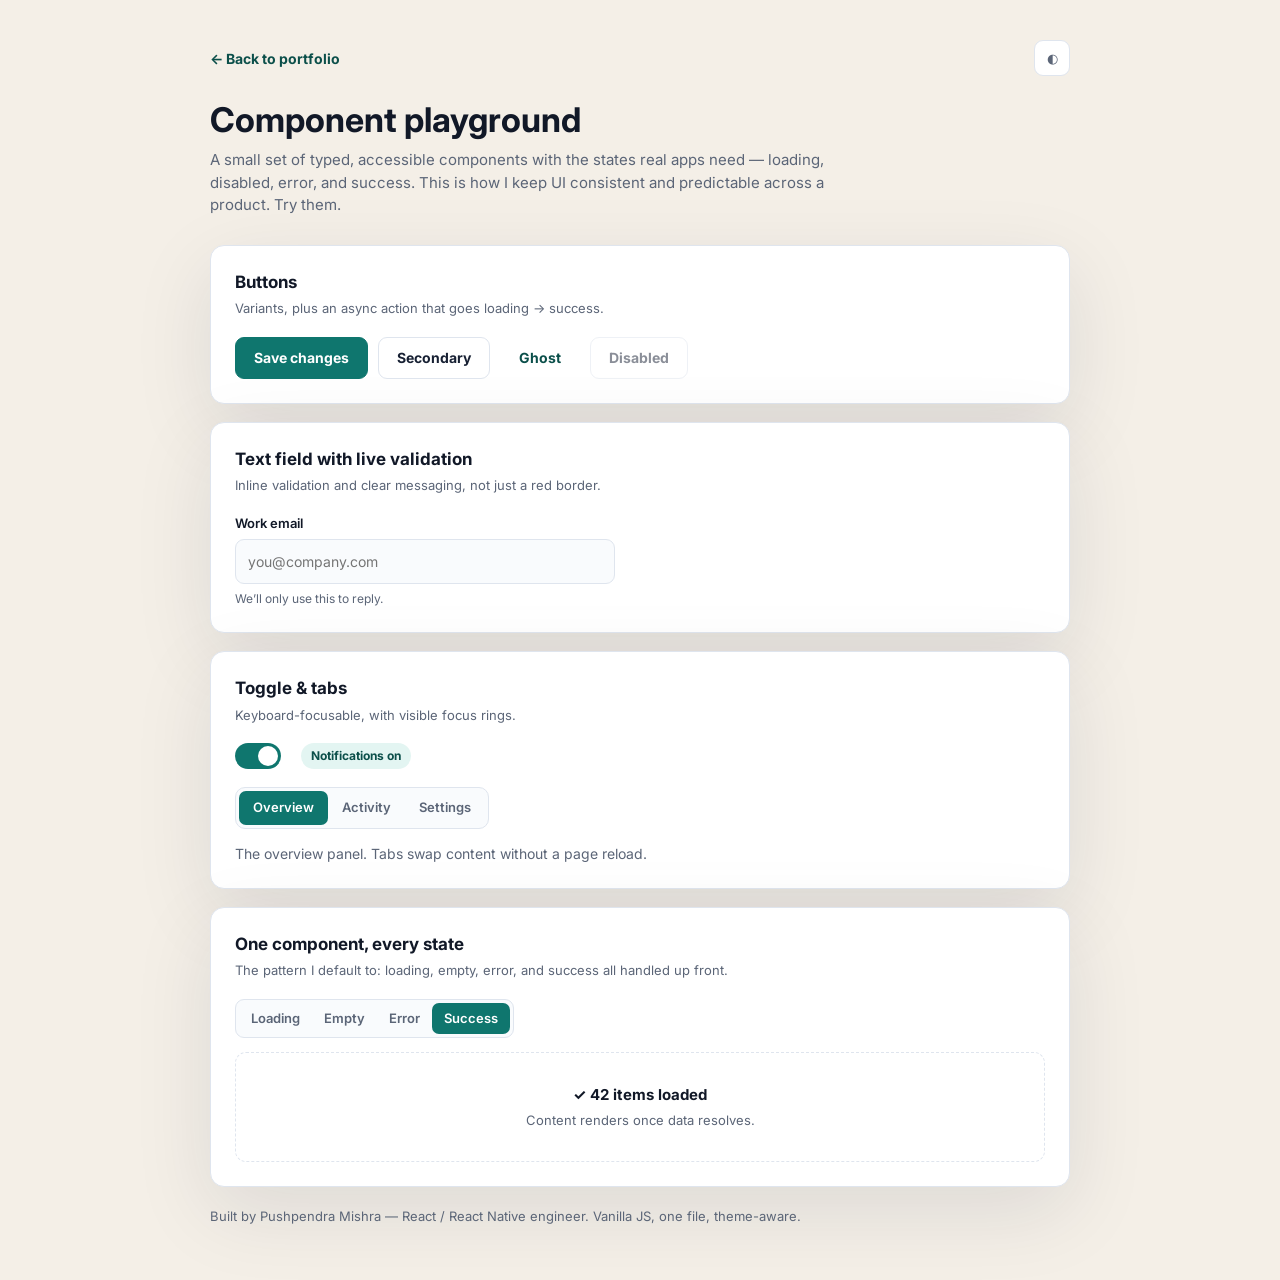
<file: demos/components.html>
<!doctype html>
<html lang="en">
  <head>
    <meta charset="utf-8" />
    <meta name="viewport" content="width=device-width, initial-scale=1" />
    <meta name="description" content="Component playground by Pushpendra Mishra — typed, accessible UI components with loading, error, and success states." />
    <title>Component playground | Pushpendra Mishra</title>
    <link rel="preconnect" href="https://fonts.googleapis.com" />
    <link rel="preconnect" href="https://fonts.gstatic.com" crossorigin />
    <link href="https://fonts.googleapis.com/css2?family=Inter:wght@400;500;600;700;800&family=IBM+Plex+Mono:wght@500;600&display=swap" rel="stylesheet" />
    <link rel="icon" href="data:image/svg+xml,%3Csvg xmlns='http://www.w3.org/2000/svg' viewBox='0 0 100 100'%3E%3Crect width='100' height='100' rx='22' fill='%230f766e'/%3E%3Ctext x='50' y='63' font-family='Arial,sans-serif' font-size='44' font-weight='700' fill='white' text-anchor='middle'%3EPM%3C/text%3E%3C/svg%3E" />
    <script>
      (function () {
        try {
          var saved = localStorage.getItem("theme");
          var t = saved || (window.matchMedia("(prefers-color-scheme: dark)").matches ? "dark" : "light");
          document.documentElement.setAttribute("data-theme", t);
        } catch (e) {}
      })();
    </script>
    <style>
      :root {
        --bg: #f4efe7; --surface: #ffffff; --surface-2: #f9fbfd; --strong: #111827;
        --text: #172033; --muted: #5b6577; --line: #dfe5ee; --accent: #0f766e;
        --accent-dark: #0b4f4a; --accent-soft: #e3f5f2; --green: #16a34a; --red: #dc2626;
        --shadow: 0 24px 80px rgba(18,32,57,0.10); --on-accent: #ffffff;
      }
      :root[data-theme="dark"] {
        --bg: #0b1120; --surface: #121c2e; --surface-2: #0f1a2c; --strong: #f1f5f9;
        --text: #dbe3ee; --muted: #94a3b8; --line: #24304a; --accent: #2dd4bf;
        --accent-dark: #5eead4; --accent-soft: rgba(45,212,191,0.14); --green: #34d399;
        --red: #f87171; --shadow: 0 24px 80px rgba(0,0,0,0.55); --on-accent: #04211d;
      }
      @media (prefers-color-scheme: dark) {
        :root:not([data-theme]) {
          --bg:#0b1120;--surface:#121c2e;--surface-2:#0f1a2c;--strong:#f1f5f9;--text:#dbe3ee;
          --muted:#94a3b8;--line:#24304a;--accent:#2dd4bf;--accent-dark:#5eead4;
          --accent-soft:rgba(45,212,191,0.14);--on-accent:#04211d;
        }
      }
      * { box-sizing: border-box; }
      body { margin:0; background:var(--bg); color:var(--text);
        font-family:Inter,system-ui,-apple-system,"Segoe UI",sans-serif; line-height:1.5; }
      .wrap { max-width: 940px; margin: 0 auto; padding: clamp(20px,4vw,40px); }
      .topbar { display:flex; align-items:center; justify-content:space-between; gap:16px; }
      .back { color:var(--accent-dark); text-decoration:none; font-weight:700; font-size:14px; }
      .back:hover { text-decoration:underline; }
      h1 { margin:18px 0 4px; color:var(--strong); font-size:clamp(24px,3vw,34px); }
      .sub { margin:0 0 28px; color:var(--muted); font-size:15px; max-width:640px; }
      .toggle { display:inline-grid; place-items:center; width:36px; height:36px; border:1px solid var(--line);
        border-radius:9px; background:var(--surface); color:var(--muted); cursor:pointer; }
      .toggle:hover { color:var(--text); border-color:var(--accent); }
      .card { background:var(--surface); border:1px solid var(--line); border-radius:14px; padding:24px;
        box-shadow:var(--shadow); margin-bottom:18px; }
      .card > h2 { margin:0 0 4px; color:var(--strong); font-size:17px; }
      .card > .hint { margin:0 0 18px; color:var(--muted); font-size:13px; }
      .row { display:flex; flex-wrap:wrap; gap:10px; align-items:center; }
      /* Buttons */
      .btn { display:inline-flex; align-items:center; justify-content:center; gap:8px; min-height:42px; padding:0 18px;
        border:1px solid var(--line); border-radius:9px; font:inherit; font-size:14px; font-weight:700; cursor:pointer;
        background:var(--surface); color:var(--text); transition:transform .12s ease, background .15s ease, opacity .15s ease; }
      .btn:hover { transform:translateY(-1px); }
      .btn:active { transform:translateY(0); }
      .btn:focus-visible { outline:2px solid var(--accent); outline-offset:2px; }
      .btn.primary { background:var(--accent); border-color:var(--accent); color:var(--on-accent); }
      .btn.ghost { background:transparent; border-color:transparent; color:var(--accent-dark); }
      .btn[disabled] { opacity:.5; cursor:not-allowed; transform:none; }
      .btn.ok { background:var(--green); border-color:var(--green); color:var(--on-accent); }
      .spinner { width:15px; height:15px; border:2px solid currentColor; border-right-color:transparent;
        border-radius:50%; animation:spin .7s linear infinite; }
      @keyframes spin { to { transform:rotate(360deg); } }
      /* Field */
      .field { max-width:380px; }
      .field label { display:block; font-size:13px; font-weight:600; color:var(--strong); margin-bottom:6px; }
      .field input { width:100%; padding:11px 12px; border:1px solid var(--line); border-radius:9px;
        background:var(--surface-2); color:var(--text); font:inherit; font-size:14px; transition:border-color .15s ease; }
      .field input:focus-visible { outline:none; border-color:var(--accent); box-shadow:0 0 0 3px var(--accent-soft); }
      .field.invalid input { border-color:var(--red); }
      .field.valid input { border-color:var(--green); }
      .field .msg { margin-top:6px; font-size:12px; min-height:16px; color:var(--muted); }
      .field.invalid .msg { color:var(--red); }
      .field.valid .msg { color:var(--green); }
      /* Switch */
      .switch { position:relative; width:46px; height:26px; display:inline-block; }
      .switch input { opacity:0; width:0; height:0; }
      .track { position:absolute; inset:0; background:var(--line); border-radius:999px; transition:background .18s ease; cursor:pointer; }
      .track::before { content:""; position:absolute; top:3px; left:3px; width:20px; height:20px; border-radius:50%;
        background:#fff; transition:transform .18s ease; }
      .switch input:checked + .track { background:var(--accent); }
      .switch input:checked + .track::before { transform:translateX(20px); }
      .switch input:focus-visible + .track { outline:2px solid var(--accent); outline-offset:2px; }
      /* Tabs */
      .tabs { display:inline-flex; background:var(--surface-2); border:1px solid var(--line); border-radius:10px; padding:3px; }
      .tabs button { border:0; background:transparent; color:var(--muted); font:inherit; font-size:13px; font-weight:600;
        padding:7px 14px; border-radius:7px; cursor:pointer; }
      .tabs button.active { background:var(--accent); color:var(--on-accent); }
      .tabpanel { margin-top:14px; color:var(--muted); font-size:14px; }
      /* State card */
      .seg { display:inline-flex; background:var(--surface-2); border:1px solid var(--line); border-radius:9px; padding:3px; }
      .seg button { border:0; background:transparent; color:var(--muted); font:inherit; font-size:13px; font-weight:600;
        padding:6px 12px; border-radius:7px; cursor:pointer; }
      .seg button.active { background:var(--accent); color:var(--on-accent); }
      .statebox { margin-top:14px; min-height:110px; border:1px dashed var(--line); border-radius:11px;
        display:grid; place-items:center; text-align:center; padding:18px; }
      .statebox h4 { margin:0 0 4px; color:var(--strong); font-size:15px; }
      .statebox p { margin:0; color:var(--muted); font-size:13px; }
      .skl { width:100%; }
      .skl div { height:14px; margin:9px 0; border-radius:6px;
        background:linear-gradient(90deg,var(--surface-2) 25%,var(--line) 37%,var(--surface-2) 63%);
        background-size:400% 100%; animation:sh 1.4s ease infinite; }
      @keyframes sh { 0%{background-position:100% 0;} 100%{background-position:0 0;} }
      .badge { display:inline-flex; align-items:center; gap:6px; padding:4px 10px; border-radius:999px;
        font-size:12px; font-weight:700; background:var(--accent-soft); color:var(--accent-dark); }
      .foot { margin-top:20px; color:var(--muted); font-size:13px; }
      @media (prefers-reduced-motion: reduce) { .spinner,.skl div { animation:none; } .btn:hover { transform:none; } }
    </style>
  </head>
  <body>
    <div class="wrap">
      <div class="topbar">
        <a class="back" href="../index.html">&larr; Back to portfolio</a>
        <button id="tg" class="toggle" type="button" aria-label="Toggle theme" title="Toggle theme">◐</button>
      </div>
      <h1>Component playground</h1>
      <p class="sub">
        A small set of typed, accessible components with the states real apps need &mdash; loading, disabled,
        error, and success. This is how I keep UI consistent and predictable across a product. Try them.
      </p>

      <div class="card">
        <h2>Buttons</h2>
        <p class="hint">Variants, plus an async action that goes loading &rarr; success.</p>
        <div class="row">
          <button class="btn primary" id="save">Save changes</button>
          <button class="btn">Secondary</button>
          <button class="btn ghost">Ghost</button>
          <button class="btn" disabled>Disabled</button>
        </div>
      </div>

      <div class="card">
        <h2>Text field with live validation</h2>
        <p class="hint">Inline validation and clear messaging, not just a red border.</p>
        <div class="field" id="emailField">
          <label for="email">Work email</label>
          <input id="email" type="email" placeholder="you@company.com" autocomplete="off" />
          <div class="msg" id="emailMsg">We’ll only use this to reply.</div>
        </div>
      </div>

      <div class="card">
        <h2>Toggle &amp; tabs</h2>
        <p class="hint">Keyboard-focusable, with visible focus rings.</p>
        <div class="row" style="gap:20px;">
          <label class="switch"><input type="checkbox" id="sw" checked /><span class="track"></span></label>
          <span id="swLabel" class="badge">Notifications on</span>
        </div>
        <div style="margin-top:18px;">
          <div class="tabs" id="tabs">
            <button data-t="overview" class="active">Overview</button>
            <button data-t="activity">Activity</button>
            <button data-t="settings">Settings</button>
          </div>
          <div class="tabpanel" id="tabpanel">The overview panel. Tabs swap content without a page reload.</div>
        </div>
      </div>

      <div class="card">
        <h2>One component, every state</h2>
        <p class="hint">The pattern I default to: loading, empty, error, and success all handled up front.</p>
        <div class="seg" id="seg">
          <button data-s="loading">Loading</button>
          <button data-s="empty">Empty</button>
          <button data-s="error">Error</button>
          <button data-s="success" class="active">Success</button>
        </div>
        <div class="statebox" id="statebox"></div>
      </div>

      <p class="foot">Built by Pushpendra Mishra &mdash; React / React Native engineer. Vanilla JS, one file, theme-aware.</p>
    </div>

    <script>
      var $ = function (id) { return document.getElementById(id); };

      // Button async demo
      $("save").addEventListener("click", function () {
        var b = this;
        if (b.dataset.busy) return;
        b.dataset.busy = "1";
        var html = b.innerHTML;
        b.innerHTML = '<span class="spinner"></span> Saving…';
        b.disabled = true;
        setTimeout(function () {
          b.classList.add("ok");
          b.innerHTML = "✓ Saved";
          setTimeout(function () {
            b.classList.remove("ok");
            b.innerHTML = html;
            b.disabled = false;
            delete b.dataset.busy;
          }, 1200);
        }, 1400);
      });

      // Field validation
      var field = $("emailField"), input = $("email"), msg = $("emailMsg");
      input.addEventListener("input", function () {
        var v = input.value.trim();
        if (!v) { field.className = "field"; msg.textContent = "We’ll only use this to reply."; return; }
        var ok = /^[^\s@]+@[^\s@]+\.[^\s@]+$/.test(v);
        field.className = "field " + (ok ? "valid" : "invalid");
        msg.textContent = ok ? "Looks good." : "That doesn’t look like a valid email yet.";
      });

      // Switch
      var sw = $("sw"), swLabel = $("swLabel");
      sw.addEventListener("change", function () { swLabel.textContent = sw.checked ? "Notifications on" : "Notifications off"; });

      // Tabs
      var PANELS = {
        overview: "The overview panel. Tabs swap content without a page reload.",
        activity: "Recent activity would render here — a list with its own loading and empty states.",
        settings: "Settings form would live here, with the same validated fields shown above."
      };
      $("tabs").addEventListener("click", function (e) {
        var btn = e.target.closest("button"); if (!btn) return;
        Array.prototype.forEach.call(this.children, function (c) { c.classList.remove("active"); });
        btn.classList.add("active");
        $("tabpanel").textContent = PANELS[btn.getAttribute("data-t")];
      });

      // State card
      var box = $("statebox");
      function renderState(s) {
        if (s === "loading") { box.innerHTML = '<div class="skl"><div></div><div style="width:80%"></div><div style="width:60%"></div></div>'; return; }
        if (s === "empty") { box.innerHTML = "<div><h4>Nothing here yet</h4><p>When there’s data, it shows up here.</p></div>"; return; }
        if (s === "error") { box.innerHTML = "<div><h4>Something went wrong</h4><p>A real component shows the reason and a retry.</p></div>"; return; }
        box.innerHTML = "<div><h4>✓ 42 items loaded</h4><p>Content renders once data resolves.</p></div>";
      }
      $("seg").addEventListener("click", function (e) {
        var btn = e.target.closest("button"); if (!btn) return;
        Array.prototype.forEach.call(this.children, function (c) { c.classList.remove("active"); });
        btn.classList.add("active");
        renderState(btn.getAttribute("data-s"));
      });
      renderState("success");

      // Theme toggle
      $("tg").addEventListener("click", function () {
        var next = document.documentElement.getAttribute("data-theme") === "dark" ? "light" : "dark";
        document.documentElement.setAttribute("data-theme", next);
        try { localStorage.setItem("theme", next); } catch (e) {}
      });
    </script>
  </body>
</html>
</file>
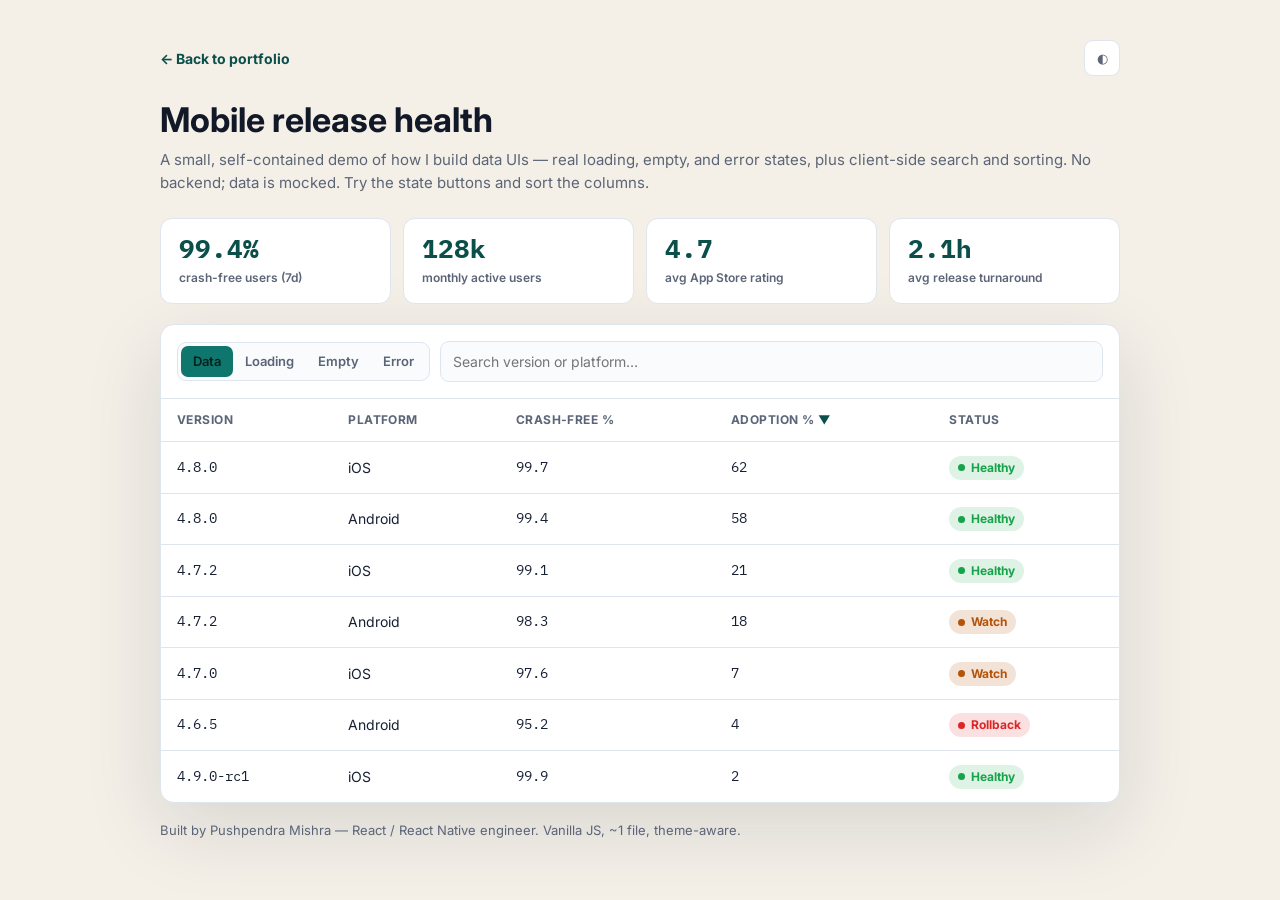
<file: demos/dashboard.html>
<!doctype html>
<html lang="en">
  <head>
    <meta charset="utf-8" />
    <meta name="viewport" content="width=device-width, initial-scale=1" />
    <meta name="description" content="Interactive dashboard demo by Pushpendra Mishra — real UI states (loading, empty, error, data) with search and sorting." />
    <title>Dashboard demo | Pushpendra Mishra</title>
    <link rel="preconnect" href="https://fonts.googleapis.com" />
    <link rel="preconnect" href="https://fonts.gstatic.com" crossorigin />
    <link href="https://fonts.googleapis.com/css2?family=Inter:wght@400;500;600;700;800&family=IBM+Plex+Mono:wght@500;600&display=swap" rel="stylesheet" />
    <link rel="icon" href="data:image/svg+xml,%3Csvg xmlns='http://www.w3.org/2000/svg' viewBox='0 0 100 100'%3E%3Crect width='100' height='100' rx='22' fill='%230f766e'/%3E%3Ctext x='50' y='63' font-family='Arial,sans-serif' font-size='44' font-weight='700' fill='white' text-anchor='middle'%3EPM%3C/text%3E%3C/svg%3E" />
    <script>
      (function () {
        try {
          var saved = localStorage.getItem("theme");
          var t = saved || (window.matchMedia("(prefers-color-scheme: dark)").matches ? "dark" : "light");
          document.documentElement.setAttribute("data-theme", t);
        } catch (e) {}
      })();
    </script>
    <style>
      :root {
        --bg: #f4efe7; --surface: #ffffff; --surface-2: #f9fbfd; --strong: #111827;
        --text: #172033; --muted: #5b6577; --line: #dfe5ee; --accent: #0f766e;
        --accent-dark: #0b4f4a; --accent-soft: #e3f5f2; --green: #16a34a; --amber: #b45309;
        --red: #dc2626; --shadow: 0 24px 80px rgba(18,32,57,0.12);
      }
      :root[data-theme="dark"] {
        --bg: #0b1120; --surface: #121c2e; --surface-2: #0f1a2c; --strong: #f1f5f9;
        --text: #dbe3ee; --muted: #94a3b8; --line: #24304a; --accent: #2dd4bf;
        --accent-dark: #5eead4; --accent-soft: rgba(45,212,191,0.14); --green: #34d399;
        --amber: #fbbf24; --red: #f87171; --shadow: 0 24px 80px rgba(0,0,0,0.55);
      }
      @media (prefers-color-scheme: dark) {
        :root:not([data-theme]) {
          --bg: #0b1120; --surface: #121c2e; --surface-2: #0f1a2c; --strong: #f1f5f9;
          --text: #dbe3ee; --muted: #94a3b8; --line: #24304a; --accent: #2dd4bf;
          --accent-dark: #5eead4; --accent-soft: rgba(45,212,191,0.14);
        }
      }
      * { box-sizing: border-box; }
      body {
        margin: 0; background: var(--bg); color: var(--text);
        font-family: Inter, system-ui, -apple-system, "Segoe UI", sans-serif; line-height: 1.5;
      }
      .wrap { max-width: 1040px; margin: 0 auto; padding: clamp(20px, 4vw, 40px); }
      .topbar { display: flex; align-items: center; justify-content: space-between; gap: 16px; flex-wrap: wrap; }
      .back { color: var(--accent-dark); text-decoration: none; font-weight: 700; font-size: 14px; }
      .back:hover { text-decoration: underline; }
      h1 { margin: 18px 0 4px; color: var(--strong); font-size: clamp(24px, 3vw, 34px); }
      .sub { margin: 0 0 24px; color: var(--muted); font-size: 15px; }
      .toggle { display: inline-grid; place-items: center; width: 36px; height: 36px; border: 1px solid var(--line);
        border-radius: 9px; background: var(--surface); color: var(--muted); cursor: pointer; }
      .toggle:hover { color: var(--text); border-color: var(--accent); }
      .stats { display: grid; grid-template-columns: repeat(4, minmax(0, 1fr)); gap: 12px; margin-bottom: 20px; }
      .stat { padding: 16px 18px; background: var(--surface); border: 1px solid var(--line); border-radius: 12px; }
      .stat b { display: block; font-family: "IBM Plex Mono", monospace; font-size: 26px; color: var(--accent-dark); line-height: 1; }
      .stat span { display: block; margin-top: 8px; color: var(--muted); font-size: 12px; font-weight: 600; }
      .panel { background: var(--surface); border: 1px solid var(--line); border-radius: 14px; overflow: hidden; box-shadow: var(--shadow); }
      .controls { display: flex; align-items: center; gap: 10px; flex-wrap: wrap; padding: 16px; border-bottom: 1px solid var(--line); }
      .seg { display: inline-flex; background: var(--surface-2); border: 1px solid var(--line); border-radius: 9px; padding: 3px; }
      .seg button { border: 0; background: transparent; color: var(--muted); font: inherit; font-size: 13px; font-weight: 600;
        padding: 6px 12px; border-radius: 7px; cursor: pointer; }
      .seg button.active { background: var(--accent); color: #04211d; }
      :root[data-theme="dark"] .seg button.active { color: #04211d; }
      .search { flex: 1; min-width: 160px; }
      .search input { width: 100%; padding: 9px 12px; border: 1px solid var(--line); border-radius: 9px;
        background: var(--surface-2); color: var(--text); font: inherit; font-size: 14px; }
      .search input:focus-visible { outline: 2px solid var(--accent); outline-offset: 1px; }
      table { width: 100%; border-collapse: collapse; font-size: 14px; }
      thead th { text-align: left; padding: 12px 16px; color: var(--muted); font-size: 12px; text-transform: uppercase;
        letter-spacing: 0.04em; border-bottom: 1px solid var(--line); cursor: pointer; user-select: none; white-space: nowrap; }
      thead th .arrow { color: var(--accent-dark); }
      tbody td { padding: 13px 16px; border-bottom: 1px solid var(--line); color: var(--text); }
      tbody tr:last-child td { border-bottom: 0; }
      tbody tr:hover td { background: var(--surface-2); }
      .mono { font-family: "IBM Plex Mono", monospace; }
      .pill { display: inline-flex; align-items: center; gap: 6px; padding: 3px 9px; border-radius: 999px; font-size: 12px; font-weight: 700; }
      .pill::before { content: ""; width: 7px; height: 7px; border-radius: 50%; background: currentColor; }
      .pill.ok { color: var(--green); background: color-mix(in srgb, var(--green) 14%, transparent); }
      .pill.warn { color: var(--amber); background: color-mix(in srgb, var(--amber) 16%, transparent); }
      .pill.err { color: var(--red); background: color-mix(in srgb, var(--red) 14%, transparent); }
      .state { padding: 48px 24px; text-align: center; color: var(--muted); }
      .state h3 { margin: 0 0 6px; color: var(--strong); font-size: 17px; }
      .state p { margin: 0; font-size: 14px; }
      .state .retry { margin-top: 14px; padding: 8px 16px; border: 1px solid var(--line); border-radius: 9px;
        background: var(--surface-2); color: var(--text); font: inherit; font-weight: 600; cursor: pointer; }
      .skel { padding: 8px 16px; }
      .skel .row { height: 40px; margin: 8px 0; border-radius: 8px;
        background: linear-gradient(90deg, var(--surface-2) 25%, var(--line) 37%, var(--surface-2) 63%);
        background-size: 400% 100%; animation: shimmer 1.4s ease infinite; }
      @keyframes shimmer { 0% { background-position: 100% 0; } 100% { background-position: 0 0; } }
      .foot { margin-top: 18px; color: var(--muted); font-size: 13px; }
      @media (max-width: 720px) { .stats { grid-template-columns: repeat(2, 1fr); } .hide-sm { display: none; } }
      @media (prefers-reduced-motion: reduce) { .skel .row { animation: none; } }
    </style>
  </head>
  <body>
    <div class="wrap">
      <div class="topbar">
        <a class="back" href="../index.html">&larr; Back to portfolio</a>
        <button id="tg" class="toggle" type="button" aria-label="Toggle theme" title="Toggle theme">◐</button>
      </div>
      <h1>Mobile release health</h1>
      <p class="sub">
        A small, self-contained demo of how I build data UIs &mdash; real loading, empty, and error states, plus
        client-side search and sorting. No backend; data is mocked. Try the state buttons and sort the columns.
      </p>

      <div class="stats" id="stats"></div>

      <div class="panel">
        <div class="controls">
          <div class="seg" role="tablist" aria-label="Data state">
            <button data-state="data" class="active">Data</button>
            <button data-state="loading">Loading</button>
            <button data-state="empty">Empty</button>
            <button data-state="error">Error</button>
          </div>
          <div class="search"><input id="q" type="search" placeholder="Search version or platform…" aria-label="Search releases" /></div>
        </div>
        <div id="body"></div>
      </div>

      <p class="foot">Built by Pushpendra Mishra &mdash; React / React Native engineer. Vanilla JS, ~1 file, theme-aware.</p>
    </div>

    <script>
      var RELEASES = [
        { v: "4.8.0", p: "iOS", crash: 99.7, adopt: 62, status: "Healthy" },
        { v: "4.8.0", p: "Android", crash: 99.4, adopt: 58, status: "Healthy" },
        { v: "4.7.2", p: "iOS", crash: 99.1, adopt: 21, status: "Healthy" },
        { v: "4.7.2", p: "Android", crash: 98.3, adopt: 18, status: "Watch" },
        { v: "4.7.0", p: "iOS", crash: 97.6, adopt: 7, status: "Watch" },
        { v: "4.6.5", p: "Android", crash: 95.2, adopt: 4, status: "Rollback" },
        { v: "4.9.0-rc1", p: "iOS", crash: 99.9, adopt: 2, status: "Healthy" }
      ];
      var STATS = [
        { b: "99.4%", s: "crash-free users (7d)" },
        { b: "128k", s: "monthly active users" },
        { b: "4.7", s: "avg App Store rating" },
        { b: "2.1h", s: "avg release turnaround" }
      ];
      var state = "data", query = "", sortKey = "adopt", sortDir = -1;

      var el = function (id) { return document.getElementById(id); };
      function statusPill(s) {
        var c = s === "Healthy" ? "ok" : s === "Watch" ? "warn" : "err";
        return '<span class="pill ' + c + '">' + s + "</span>";
      }
      function renderStats() {
        el("stats").innerHTML = STATS.map(function (x) {
          return '<div class="stat"><b>' + x.b + "</b><span>" + x.s + "</span></div>";
        }).join("");
      }
      function rows() {
        var q = query.trim().toLowerCase();
        var r = RELEASES.filter(function (x) {
          return !q || x.v.toLowerCase().indexOf(q) > -1 || x.p.toLowerCase().indexOf(q) > -1;
        });
        r.sort(function (a, b) {
          var av = a[sortKey], bv = b[sortKey];
          if (typeof av === "string") { av = av.toLowerCase(); bv = bv.toLowerCase(); }
          return av < bv ? -sortDir : av > bv ? sortDir : 0;
        });
        return r;
      }
      function arrow(k) { return sortKey === k ? '<span class="arrow">' + (sortDir === 1 ? "▲" : "▼") + "</span>" : ""; }
      function renderBody() {
        var b = el("body");
        if (state === "loading") {
          b.innerHTML = '<div class="skel">' + Array(6).join("x").split("x").map(function () { return '<div class="row"></div>'; }).join("") + "</div>";
          return;
        }
        if (state === "error") {
          b.innerHTML = '<div class="state"><h3>Couldn’t load releases</h3><p>The request failed (mock). A real UI shows a clear reason and a way to retry.</p><button class="retry" id="retry">Try again</button></div>';
          el("retry").onclick = function () { setState("data"); };
          return;
        }
        var data = state === "empty" ? [] : rows();
        if (!data.length) {
          var msg = state === "empty"
            ? "No releases yet. When you ship, they’ll show up here."
            : "No releases match “" + query + "”.";
          b.innerHTML = '<div class="state"><h3>Nothing to show</h3><p>' + msg + "</p></div>";
          return;
        }
        var head =
          "<thead><tr>" +
          '<th data-k="v">Version ' + arrow("v") + "</th>" +
          '<th data-k="p">Platform ' + arrow("p") + "</th>" +
          '<th data-k="crash">Crash-free % ' + arrow("crash") + "</th>" +
          '<th data-k="adopt" class="hide-sm">Adoption % ' + arrow("adopt") + "</th>" +
          '<th data-k="status">Status ' + arrow("status") + "</th>" +
          "</tr></thead>";
        var tb = "<tbody>" + data.map(function (x) {
          return "<tr><td class=\"mono\">" + x.v + "</td><td>" + x.p + "</td><td class=\"mono\">" + x.crash.toFixed(1) +
            "</td><td class=\"mono hide-sm\">" + x.adopt + "</td><td>" + statusPill(x.status) + "</td></tr>";
        }).join("") + "</tbody>";
        b.innerHTML = "<table>" + head + tb + "</table>";
        Array.prototype.forEach.call(b.querySelectorAll("th[data-k]"), function (th) {
          th.onclick = function () {
            var k = th.getAttribute("data-k");
            if (sortKey === k) sortDir = -sortDir; else { sortKey = k; sortDir = 1; }
            renderBody();
          };
        });
      }
      function setState(s) {
        state = s;
        Array.prototype.forEach.call(document.querySelectorAll(".seg button"), function (btn) {
          btn.classList.toggle("active", btn.getAttribute("data-state") === s);
        });
        renderBody();
      }
      document.querySelectorAll(".seg button").forEach(function (btn) {
        btn.onclick = function () { setState(btn.getAttribute("data-state")); };
      });
      el("q").addEventListener("input", function (e) { query = e.target.value; if (state === "data") renderBody(); });
      el("tg").onclick = function () {
        var next = document.documentElement.getAttribute("data-theme") === "dark" ? "light" : "dark";
        document.documentElement.setAttribute("data-theme", next);
        try { localStorage.setItem("theme", next); } catch (e) {}
      };
      renderStats();
      renderBody();
    </script>
  </body>
</html>
</file>
<file: styles.css>
/* ============================================================
   Pushpendra Mishra — portfolio
   Editorial, typography-led. Light default (warm) + dark toggle.
   One accent (teal), hairline rules over cards.
   ============================================================ */

:root {
  color-scheme: light;
  --bg: #faf7f2;
  --surface: #ffffff;
  --surface-2: #f4f1ea;
  --heading: #14202e;
  --text: #303a48;
  --muted: #626c7a;
  --line: #e5e0d6;
  --line-strong: #d6d0c4;
  --accent: #0f766e;
  --accent-2: #0b524c;
  --accent-soft: #e6f3f1;
  --radius: 16px;
  --radius-sm: 10px;
  --maxw: 1120px;
  --gutter: clamp(20px, 5vw, 64px);
  --shadow: 0 18px 50px rgba(20, 32, 46, 0.10);
  --mono: "IBM Plex Mono", ui-monospace, SFMono-Regular, Menlo, monospace;
  --sans: "Inter", system-ui, -apple-system, BlinkMacSystemFont, "Segoe UI", sans-serif;
}

* { box-sizing: border-box; }
html { scroll-behavior: smooth; }

body {
  margin: 0;
  background: var(--bg);
  color: var(--text);
  font-family: var(--sans);
  font-size: 17px;
  line-height: 1.62;
  -webkit-font-smoothing: antialiased;
  text-rendering: optimizeLegibility;
}

a { color: inherit; }

h1, h2, h3 { color: var(--heading); margin: 0; }

::selection { background: var(--accent-soft); color: var(--accent-2); }

.skip-link {
  position: absolute;
  left: -9999px;
  top: 8px;
  z-index: 100;
  padding: 10px 16px;
  background: var(--heading);
  color: #fff;
  border-radius: var(--radius-sm);
  font-weight: 700;
  text-decoration: none;
}
.skip-link:focus { left: 12px; }

/* ---------- Header ---------- */
.site-header {
  position: sticky;
  top: 0;
  z-index: 20;
  display: flex;
  align-items: center;
  justify-content: space-between;
  gap: 20px;
  padding: 14px var(--gutter);
  background: color-mix(in srgb, var(--bg) 86%, transparent);
  backdrop-filter: saturate(1.4) blur(12px);
  border-bottom: 1px solid var(--line);
}

.brand {
  display: inline-flex;
  align-items: center;
  gap: 11px;
  font-weight: 700;
  text-decoration: none;
  color: var(--heading);
}
.brand-mark {
  display: grid;
  place-items: center;
  width: 34px;
  height: 34px;
  border-radius: 9px;
  background: var(--heading);
  color: #fff;
  font-family: var(--mono);
  font-size: 12px;
  font-weight: 600;
}
.brand-name { font-size: 15.5px; letter-spacing: -0.01em; }

.nav { display: flex; align-items: center; gap: 26px; }
.nav a {
  color: var(--muted);
  font-size: 14.5px;
  font-weight: 500;
  text-decoration: none;
  transition: color 0.15s ease;
}
.nav a:hover { color: var(--heading); }

.header-actions { display: flex; align-items: center; gap: 10px; }

.icon-button {
  display: inline-grid;
  place-items: center;
  width: 40px;
  height: 40px;
  border: 1px solid var(--line-strong);
  border-radius: 50%;
  background: var(--surface);
  color: var(--muted);
  cursor: pointer;
  transition: color 0.15s ease, border-color 0.15s ease;
}
.icon-button:hover { color: var(--heading); border-color: var(--accent); }
.icon-sun { display: none; }
.icon-moon { display: block; }
:root[data-theme="dark"] .icon-sun { display: block; }
:root[data-theme="dark"] .icon-moon { display: none; }
.nav-toggle { display: none; }

/* ---------- Buttons ---------- */
.button {
  display: inline-flex;
  align-items: center;
  justify-content: center;
  min-height: 46px;
  padding: 0 22px;
  border: 1px solid var(--line-strong);
  border-radius: 999px;
  background: var(--surface);
  color: var(--heading);
  font-family: var(--sans);
  font-size: 14.5px;
  font-weight: 600;
  text-decoration: none;
  cursor: pointer;
  transition: transform 0.15s ease, border-color 0.15s ease, background 0.15s ease, color 0.15s ease;
}
.button:hover { transform: translateY(-1px); border-color: var(--accent); }
.button.primary {
  background: var(--heading);
  border-color: var(--heading);
  color: #fff;
}
.button.primary:hover { background: var(--accent); border-color: var(--accent); }
.button.ghost { min-height: 38px; padding: 0 16px; background: transparent; border-color: var(--line-strong); font-size: 14px; }

/* ---------- Layout primitives ---------- */
.section {
  max-width: var(--maxw);
  margin: 0 auto;
  padding: clamp(52px, 8vw, 92px) var(--gutter);
  border-top: 1px solid var(--line);
}
.section-head { max-width: 760px; margin-bottom: clamp(30px, 5vw, 48px); }
.eyebrow {
  margin: 0 0 14px;
  color: var(--accent);
  font-family: var(--mono);
  font-size: 12.5px;
  font-weight: 600;
  letter-spacing: 0.08em;
  text-transform: uppercase;
}
.section-head h2 {
  font-size: clamp(26px, 3.4vw, 38px);
  line-height: 1.12;
  letter-spacing: -0.02em;
  font-weight: 800;
}
.section-sub { margin: 14px 0 0; color: var(--muted); font-size: 17px; max-width: 68ch; }

/* ---------- Hero ---------- */
.hero {
  max-width: var(--maxw);
  margin: 0 auto;
  padding: clamp(56px, 9vw, 104px) var(--gutter) clamp(40px, 6vw, 64px);
}
.hero h1 {
  margin: 6px 0 0;
  max-width: 800px;
  font-size: clamp(33px, 5vw, 58px);
  line-height: 1.03;
  letter-spacing: -0.035em;
  font-weight: 800;
}
.hero-text {
  margin: 24px 0 0;
  max-width: 60ch;
  color: var(--muted);
  font-size: clamp(17px, 1.7vw, 20px);
}

.proof-row {
  display: grid;
  grid-template-columns: repeat(4, minmax(0, 1fr));
  gap: 20px 24px;
  margin: 32px 0 0;
  padding: 0;
  list-style: none;
}
.proof-row li {
  display: flex;
  flex-direction: column;
  gap: 3px;
  padding-left: 16px;
  border-left: 2px solid var(--accent);
}
.proof-row .pv {
  font-family: var(--mono);
  font-size: clamp(19px, 2.2vw, 24px);
  font-weight: 600;
  color: var(--heading);
  letter-spacing: -0.01em;
}
.proof-row .pl { font-size: 13px; color: var(--muted); }

.hero-actions { display: flex; flex-wrap: wrap; gap: 12px; margin-top: 34px; }

.availability {
  display: flex;
  align-items: baseline;
  gap: 10px;
  margin: 26px 0 0;
  color: var(--muted);
  font-size: 14.5px;
}
.status-dot {
  flex: 0 0 auto;
  width: 9px;
  height: 9px;
  border-radius: 50%;
  background: #16a34a;
  transform: translateY(-1px);
}

/* ---------- Selected work ---------- */
.feature-card {
  display: grid;
  grid-template-columns: 1.55fr 1fr;
  gap: clamp(20px, 4vw, 44px);
  align-items: center;
  padding: clamp(24px, 3vw, 34px);
  background: var(--surface);
  border: 1px solid var(--line);
  border-radius: var(--radius);
  text-decoration: none;
  color: inherit;
  box-shadow: var(--shadow);
  transition: transform 0.18s ease, border-color 0.18s ease;
}
.feature-card:hover { transform: translateY(-3px); border-color: var(--accent); }
.feature-body .tag { margin-bottom: 14px; }
.feature-body h3 { font-size: clamp(21px, 2.4vw, 27px); letter-spacing: -0.02em; line-height: 1.14; }
.feature-body p { margin: 12px 0 0; color: var(--muted); }
.link-arrow { display: inline-block; margin-top: 18px; color: var(--accent); font-weight: 600; font-size: 15px; }
.feature-side { display: grid; gap: 12px; }
.mini-metric {
  padding: 14px 16px;
  background: var(--surface-2);
  border-radius: var(--radius-sm);
}
.mini-metric span { display: block; font-family: var(--mono); font-weight: 600; color: var(--accent-2); font-size: 17px; }
.mini-metric small { display: block; margin-top: 2px; color: var(--muted); font-size: 12.5px; }

.tag {
  display: inline-block;
  font-family: var(--mono);
  font-size: 11.5px;
  font-weight: 500;
  letter-spacing: 0.05em;
  text-transform: uppercase;
  color: var(--accent-2);
}

.work-grid {
  display: grid;
  grid-template-columns: repeat(3, minmax(0, 1fr));
  gap: 16px;
  margin-top: 16px;
}
.case-card {
  display: block;
  padding: 22px 22px 24px;
  background: var(--surface);
  border: 1px solid var(--line);
  border-radius: var(--radius);
  text-decoration: none;
  color: inherit;
  transition: transform 0.16s ease, border-color 0.16s ease, box-shadow 0.16s ease;
}
.case-card:hover { transform: translateY(-3px); border-color: var(--accent); box-shadow: var(--shadow); }
.case-card h3 { margin: 12px 0 0; font-size: 18px; letter-spacing: -0.01em; }
.case-card p { margin: 8px 0 0; color: var(--muted); font-size: 14.5px; }

/* ---------- Segments ---------- */
.segments {
  display: flex;
  flex-wrap: wrap;
  gap: 8px;
  margin: 20px 0 0;
  padding: 0;
  list-style: none;
}
.segments li {
  padding: 5px 12px;
  border: 1px solid var(--line-strong);
  border-radius: 999px;
  font-size: 13px;
  color: var(--muted);
  background: var(--surface);
}

/* ---------- Timeline ---------- */
.timeline { margin: 0; padding: 0; list-style: none; }
.timeline li {
  display: grid;
  grid-template-columns: 240px 1fr;
  gap: clamp(16px, 3vw, 44px);
  padding: 26px 0;
  border-top: 1px solid var(--line);
}
.timeline li:first-child { border-top: 0; padding-top: 0; }
.tl-meta { display: flex; flex-direction: column; gap: 4px; }
.tl-role { font-weight: 700; color: var(--heading); font-size: 16px; }
.tl-org { color: var(--muted); font-size: 14.5px; }
.tl-body h3 { font-size: 18.5px; letter-spacing: -0.01em; line-height: 1.25; }
.tl-body p { margin: 10px 0 0; color: var(--muted); }
.tl-tech {
  margin-top: 12px !important;
  font-family: var(--mono);
  font-size: 12.5px;
  color: var(--accent-2) !important;
  letter-spacing: 0.01em;
}

/* ---------- Capabilities ---------- */
.capabilities {
  display: grid;
  grid-template-columns: repeat(3, minmax(0, 1fr));
  gap: clamp(20px, 3vw, 34px) clamp(24px, 4vw, 48px);
}
.capabilities article { padding-top: 20px; border-top: 2px solid var(--line-strong); }
.cap-metric {
  margin: 0;
  font-family: var(--mono);
  font-size: 12.5px;
  font-weight: 600;
  letter-spacing: 0.04em;
  text-transform: uppercase;
  color: var(--accent);
}
.capabilities h3 { margin: 10px 0 0; font-size: 19px; letter-spacing: -0.01em; }
.capabilities p { margin: 8px 0 0; color: var(--muted); font-size: 15px; }

/* ---------- AI flow ---------- */
.flow {
  display: grid;
  grid-template-columns: repeat(5, minmax(0, 1fr));
  gap: 0;
  margin: 0;
  padding: 0;
  list-style: none;
  counter-reset: flow;
}
.flow li {
  position: relative;
  padding: 22px 20px 8px;
  border-top: 2px solid var(--line-strong);
  counter-increment: flow;
}
.flow li::before {
  content: counter(flow);
  position: absolute;
  top: -13px;
  left: 20px;
  display: grid;
  place-items: center;
  width: 24px;
  height: 24px;
  border-radius: 50%;
  background: var(--accent);
  color: #fff;
  font-family: var(--mono);
  font-size: 12px;
  font-weight: 600;
}
.flow-step { display: block; font-weight: 700; color: var(--heading); font-size: 16px; }
.flow li p { margin: 8px 0 0; color: var(--muted); font-size: 14px; }
.ai-note {
  margin: 30px 0 0;
  padding: 18px 20px;
  background: var(--accent-soft);
  border-radius: var(--radius-sm);
  color: var(--accent-2);
  font-size: 15px;
}
.ai-note strong { color: var(--accent-2); }
.section-more { margin: 22px 0 0; }
.section-more a { color: var(--accent); font-weight: 600; text-decoration: none; }
.section-more a:hover { text-decoration: underline; }

/* ---------- Stack ---------- */
.stack { display: grid; grid-template-columns: repeat(2, minmax(0, 1fr)); gap: 0 clamp(28px, 5vw, 64px); margin: 0; }
.stack div {
  display: grid;
  grid-template-columns: 150px 1fr;
  gap: 16px;
  padding: 16px 0;
  border-top: 1px solid var(--line);
}
.stack dt {
  font-family: var(--mono);
  font-size: 12.5px;
  font-weight: 600;
  letter-spacing: 0.04em;
  text-transform: uppercase;
  color: var(--accent);
}
.stack dd { margin: 0; color: var(--text); font-size: 15px; }

/* ---------- Engineering notes ---------- */
.notes-feed { display: grid; gap: 14px; }
.note {
  padding: 20px 22px;
  background: var(--surface);
  border: 1px solid var(--line);
  border-left: 3px solid var(--accent);
  border-radius: var(--radius-sm);
}
.note-tag {
  display: inline-block;
  font-family: var(--mono);
  font-size: 11px;
  font-weight: 500;
  letter-spacing: 0.06em;
  text-transform: uppercase;
  color: var(--accent-2);
}
.note h3 { margin: 8px 0 0; font-size: 17.5px; letter-spacing: -0.01em; }
.note p { margin: 8px 0 0; color: var(--muted); font-size: 15px; }

/* ---------- Contact ---------- */
.contact {
  background: var(--surface);
  border: 1px solid var(--line);
  border-radius: var(--radius);
  max-width: calc(var(--maxw) - 2 * var(--gutter));
  margin: clamp(52px, 8vw, 92px) auto 0;
  padding: clamp(36px, 6vw, 64px);
}
.contact-actions { display: flex; flex-wrap: wrap; gap: 12px; }

/* ---------- Footer ---------- */
.site-footer {
  display: flex;
  flex-wrap: wrap;
  align-items: center;
  justify-content: space-between;
  gap: 20px;
  max-width: var(--maxw);
  margin: clamp(48px, 7vw, 80px) auto 0;
  padding: 28px var(--gutter) 40px;
  border-top: 1px solid var(--line);
}
.foot-id { display: flex; align-items: center; gap: 12px; }
.foot-id strong { display: block; color: var(--heading); font-size: 15px; }
.foot-id span { display: block; color: var(--muted); font-size: 13.5px; }
.foot-links { display: flex; flex-wrap: wrap; gap: 20px; }
.foot-links a { color: var(--muted); font-size: 14px; text-decoration: none; }
.foot-links a:hover { color: var(--accent); }

/* ---------- Reveal + a11y + motion ---------- */
.reveal { opacity: 0; transform: translateY(16px); transition: opacity 0.5s ease, transform 0.5s ease; }
.reveal.is-visible { opacity: 1; transform: none; }

a:focus-visible, button:focus-visible {
  outline: 2px solid var(--accent);
  outline-offset: 3px;
  border-radius: 4px;
}

@keyframes pulse-dot {
  0% { box-shadow: 0 0 0 0 rgba(22, 163, 74, 0.5); }
  70% { box-shadow: 0 0 0 8px rgba(22, 163, 74, 0); }
  100% { box-shadow: 0 0 0 0 rgba(22, 163, 74, 0); }
}
.status-dot { animation: pulse-dot 2.4s infinite; }

@media (prefers-reduced-motion: reduce) {
  html { scroll-behavior: auto; }
  .reveal { opacity: 1 !important; transform: none !important; transition: none !important; }
  .status-dot { animation: none; }
  .button:hover, .case-card:hover, .feature-card:hover { transform: none; }
}

/* ============================================================
   Case-study + résumé pages (kept)
   ============================================================ */
.case-page { max-width: 900px; margin: 0 auto; padding: clamp(36px, 7vw, 80px) var(--gutter); }
.case-page h1 { max-width: 20ch; font-size: clamp(32px, 5vw, 54px); line-height: 1.05; letter-spacing: -0.03em; font-weight: 800; }
.case-lead { max-width: 68ch; margin: 20px 0 36px; color: var(--muted); font-size: 19px; }
.resume-topbar { display: flex; align-items: center; justify-content: space-between; gap: 16px; margin-bottom: 28px; }
.resume-topbar .back-link { margin-bottom: 0; }
.back-link { display: inline-flex; margin-bottom: 28px; color: var(--accent); font-weight: 600; text-decoration: none; }
.back-link:hover { text-decoration: underline; }

.case-section { margin-top: 18px; padding: 24px; background: var(--surface); border: 1px solid var(--line); border-radius: var(--radius); }
.case-section h2 { margin: 0 0 12px; font-size: 21px; }
.case-section p, .case-section li { color: var(--muted); }
.case-section ul { margin: 0; padding-left: 20px; }
.case-section li + li { margin-top: 8px; }

pre { overflow-x: auto; margin: 0; padding: 18px; background: #0f172a; border-radius: var(--radius-sm); color: #e5e7eb; font-family: var(--mono); font-size: 13.5px; }

.resume-sheet { display: grid; gap: 20px; }
.resume-meta { display: grid; grid-template-columns: repeat(3, minmax(0, 1fr)); gap: 16px; }
.resume-meta article { padding: 20px; background: var(--surface); border: 1px solid var(--line); border-radius: var(--radius); }
.resume-meta h2, .resume-section h2 { margin: 0 0 10px; font-size: 18px; color: var(--heading); }
.resume-meta p, .resume-section p, .resume-section li { color: var(--muted); }
.resume-section { padding: 26px; background: var(--surface); border: 1px solid var(--line); border-radius: var(--radius); }
.resume-section ul { margin: 0; padding-left: 20px; }
.resume-section li + li { margin-top: 8px; }

/* ============================================================
   Dark theme
   ============================================================ */
:root[data-theme="dark"] {
  color-scheme: dark;
  --bg: #0c1118;
  --surface: #141b26;
  --surface-2: #1a2332;
  --heading: #eef2f7;
  --text: #c6d0dc;
  --muted: #8b97a6;
  --line: #232c3a;
  --line-strong: #2d3849;
  --accent: #2dd4bf;
  --accent-2: #5eead4;
  --accent-soft: rgba(45, 212, 191, 0.12);
  --shadow: 0 24px 70px rgba(0, 0, 0, 0.5);
}
:root[data-theme="dark"] .brand-mark { background: var(--accent); color: #052925; }
:root[data-theme="dark"] .button.primary { background: var(--accent); border-color: var(--accent); color: #052925; }
:root[data-theme="dark"] .button.primary:hover { background: var(--accent-2); border-color: var(--accent-2); }
:root[data-theme="dark"] pre { background: #060b13; }

/* No-JS fallback: honor system dark when no explicit choice is stored */
@media (prefers-color-scheme: dark) {
  :root:not([data-theme]) {
    color-scheme: dark;
    --bg: #0c1118; --surface: #141b26; --surface-2: #1a2332; --heading: #eef2f7;
    --text: #c6d0dc; --muted: #8b97a6; --line: #232c3a; --line-strong: #2d3849;
    --accent: #2dd4bf; --accent-2: #5eead4; --accent-soft: rgba(45, 212, 191, 0.12);
  }
}

/* ============================================================
   Responsive
   ============================================================ */
@media (max-width: 900px) {
  .work-grid { grid-template-columns: repeat(2, minmax(0, 1fr)); }
  .capabilities { grid-template-columns: repeat(2, minmax(0, 1fr)); }
  .feature-card { grid-template-columns: 1fr; }
  .flow { grid-template-columns: repeat(2, minmax(0, 1fr)); gap: 8px; }
  .flow li { border-top: 0; border-left: 2px solid var(--line-strong); padding: 6px 0 14px 22px; }
  .flow li::before { top: 0; left: -13px; }
  .timeline li { grid-template-columns: 1fr; gap: 8px; }
  .stack { grid-template-columns: 1fr; }
}

@media (max-width: 720px) {
  body { font-size: 16px; }
  .hero { padding-top: clamp(28px, 7vw, 48px); }
  .hero h1 { font-size: clamp(28px, 7.4vw, 40px); }
  .hero-text { font-size: 16.5px; }
  .proof-row { grid-template-columns: repeat(2, minmax(0, 1fr)); gap: 16px; }
  .nav {
    position: absolute;
    top: 100%;
    right: var(--gutter);
    left: var(--gutter);
    flex-direction: column;
    align-items: stretch;
    gap: 0;
    padding: 8px;
    background: var(--surface);
    border: 1px solid var(--line-strong);
    border-radius: var(--radius);
    box-shadow: var(--shadow);
    opacity: 0;
    transform: translateY(-8px);
    pointer-events: none;
    transition: opacity 0.16s ease, transform 0.16s ease;
  }
  .nav.open { opacity: 1; transform: none; pointer-events: auto; }
  .nav a { padding: 12px 14px; border-radius: var(--radius-sm); font-size: 16px; }
  .nav a:hover { background: var(--surface-2); }
  .nav-toggle { display: inline-grid; }
  .resume-link { display: none; }
  .work-grid { grid-template-columns: 1fr; }
  .capabilities { grid-template-columns: 1fr; }
  .flow { grid-template-columns: 1fr; }
  .resume-meta { grid-template-columns: 1fr; }
  .hero-actions .button, .contact-actions .button { flex: 1 1 auto; }
}

@media (prefers-reduced-motion: reduce) {
  .nav { transition: none; }
}

/* ---------- Print (résumé → Cmd/Ctrl-P → PDF) ---------- */
@media print {
  .site-header, .site-footer, .resume-topbar, .back-link, .theme-toggle, .icon-button { display: none !important; }
  body { background: #fff; color: #000; font-size: 12px; }
  .case-page { max-width: 100%; padding: 0; }
  .resume-section, .resume-meta article { border: 0; padding: 0 0 10px; background: none; break-inside: avoid; }
  .resume-sheet { gap: 12px; }
  a { color: #000; text-decoration: none; }
  .case-lead { margin-bottom: 16px; }
}

/* ============================================================
   Gen-2: engineering-notebook editorial system
   ============================================================ */

/* ---- Selected impact (under hero) ---- */
.impact {
  display: grid;
  grid-template-columns: repeat(4, minmax(0, 1fr));
  gap: 20px 24px;
  margin: 40px 0 0;
  padding-top: 28px;
  border-top: 1px solid var(--line);
}
.impact div { display: flex; flex-direction: column; gap: 4px; }
.impact dt {
  font-family: var(--mono);
  font-size: clamp(20px, 2.4vw, 27px);
  font-weight: 600;
  letter-spacing: -0.02em;
  color: var(--heading);
}
.impact dd { margin: 0; color: var(--muted); font-size: 13.5px; line-height: 1.4; }

/* ---- Work intro ---- */
.work-intro {
  max-width: var(--maxw);
  margin: 0 auto;
  padding: clamp(52px, 8vw, 88px) var(--gutter) clamp(20px, 4vw, 36px);
  border-top: 1px solid var(--line);
}
.work-intro .section-sub { max-width: 62ch; }

/* ---- Case-study story ---- */
.story {
  max-width: var(--maxw);
  margin: 0 auto;
  padding: clamp(32px, 5vw, 56px) var(--gutter);
}
.story + .story { border-top: 1px solid var(--line); }
.story-head { margin-bottom: 28px; }
.cs-num {
  display: block;
  font-family: var(--mono);
  font-size: 12.5px;
  letter-spacing: 0.08em;
  text-transform: uppercase;
  color: var(--muted);
}
.story-head .tag { margin: 8px 0 12px; }
.story-head h3 {
  font-size: clamp(23px, 3vw, 33px);
  line-height: 1.12;
  letter-spacing: -0.02em;
  font-weight: 800;
  max-width: 20ch;
}
.story-grid {
  display: grid;
  grid-template-columns: 1.1fr 0.9fr;
  gap: clamp(24px, 4vw, 48px);
  align-items: start;
}
.story-body p { margin: 0 0 16px; color: var(--text); }
.story-body p:last-of-type { margin-bottom: 18px; }
.cs-label {
  display: inline-block;
  margin-right: 10px;
  font-family: var(--mono);
  font-size: 11.5px;
  font-weight: 600;
  letter-spacing: 0.07em;
  text-transform: uppercase;
  color: var(--accent);
}
.link-arrow { display: inline-block; color: var(--accent); font-weight: 600; font-size: 15px; text-decoration: none; }
.link-arrow:hover { text-decoration: underline; }

.story-aside {
  padding: clamp(20px, 3vw, 28px);
  background: var(--surface-2);
  border: 1px solid var(--line);
  border-radius: var(--radius);
}

/* ---- Diagram: vertical chip flow ---- */
.diagram { display: flex; flex-direction: column; align-items: stretch; }
.diagram .chip {
  position: relative;
  display: flex;
  align-items: center;
  justify-content: center;
  margin-bottom: 24px;
  padding: 10px 14px;
  background: var(--surface);
  border: 1px solid var(--line-strong);
  border-radius: var(--radius-sm);
  font-family: var(--mono);
  font-size: 13px;
  color: var(--text);
  text-align: center;
}
.diagram .chip:last-child { margin-bottom: 0; }
.diagram .chip.strong { border-color: var(--accent); color: var(--accent-2); font-weight: 600; }
.diagram .chip:not(:last-child)::after {
  content: "\2193";
  position: absolute;
  bottom: -20px;
  left: 50%;
  transform: translateX(-50%);
  color: var(--muted);
  font-size: 13px;
}

/* ---- Diagram: security layers ---- */
.layers { display: grid; gap: 8px; }
.layer {
  display: flex;
  flex-wrap: wrap;
  align-items: baseline;
  justify-content: space-between;
  gap: 4px 14px;
  padding: 12px 14px;
  background: var(--surface);
  border: 1px solid var(--line);
  border-left: 3px solid var(--accent);
  border-radius: var(--radius-sm);
}
.layer-name { font-family: var(--mono); font-size: 13px; font-weight: 600; color: var(--heading); }
.layer-detail { font-size: 12.5px; color: var(--muted); }

/* ---- Case-study result stats ---- */
.cs-result { display: flex; flex-wrap: wrap; gap: 18px 26px; margin-top: 22px; }
.cs-result div { display: flex; flex-direction: column; gap: 2px; }
.cs-result strong { font-family: var(--mono); font-size: 19px; font-weight: 600; color: var(--heading); }
.cs-result span { font-size: 12px; color: var(--muted); }

/* ---- Capabilities (4 groups) ---- */
.caps {
  display: grid;
  grid-template-columns: repeat(2, minmax(0, 1fr));
  gap: clamp(22px, 3vw, 36px) clamp(28px, 5vw, 56px);
}
.cap-group { padding-top: 18px; border-top: 2px solid var(--line-strong); }
.cap-title {
  margin: 0 0 8px;
  font-family: var(--mono);
  font-size: 12.5px;
  font-weight: 600;
  letter-spacing: 0.05em;
  text-transform: uppercase;
  color: var(--accent);
}
.cap-group p:not(.cap-title) { margin: 0; color: var(--muted); font-size: 15px; }
.breadth {
  margin: clamp(28px, 4vw, 40px) 0 0;
  padding-top: 22px;
  border-top: 1px solid var(--line);
  color: var(--muted);
  font-size: 14.5px;
}
.breadth .cap-title { display: inline; margin-right: 12px; }

/* ---- Engineering lab ---- */
.lab-grid { display: grid; grid-template-columns: repeat(2, minmax(0, 1fr)); gap: clamp(28px, 5vw, 56px); }
.lab-item {
  display: block;
  padding: 16px 0;
  border-top: 1px solid var(--line);
  text-decoration: none;
  color: inherit;
  transition: border-color 0.15s ease;
}
.lab-item:hover { border-color: var(--accent); }
.lab-item strong { display: block; color: var(--heading); font-size: 16px; }
.lab-item:hover strong { color: var(--accent); }
.lab-item span { display: block; margin-top: 4px; color: var(--muted); font-size: 14px; }

/* ---- About ---- */
.about { max-width: 68ch; }
.about p { margin: 0 0 18px; font-size: clamp(17px, 1.7vw, 19px); color: var(--text); }
.about p:last-child { margin-bottom: 0; }

/* ---- Gen-2 responsive ---- */
@media (max-width: 900px) {
  .impact { grid-template-columns: repeat(2, minmax(0, 1fr)); }
  .story-grid { grid-template-columns: 1fr; }
  .caps { grid-template-columns: 1fr; }
  .lab-grid { grid-template-columns: 1fr; gap: 8px; }
  .lab-grid .lab-col + .lab-col { margin-top: 24px; }
}
@media (max-width: 480px) {
  .impact { grid-template-columns: 1fr; gap: 16px; }
}

/* ---- Case-page diagrams ---- */
.diagram-inline { max-width: 460px; margin: 8px auto 32px; }
.case-page .layers { margin: 10px 0 32px; }

/* ---- About photo ---- */
.about-grid { display: grid; grid-template-columns: 260px 1fr; gap: clamp(24px, 4vw, 48px); align-items: start; }
.about-photo {
  width: 100%;
  max-width: 260px;
  aspect-ratio: 4 / 5;
  object-fit: cover;
  object-position: 50% 20%;
  border-radius: var(--radius);
  border: 1px solid var(--line);
}
@media (max-width: 720px) {
  .about-grid { grid-template-columns: 1fr; gap: 22px; }
  .about-photo { max-width: 180px; }
}
</file>
